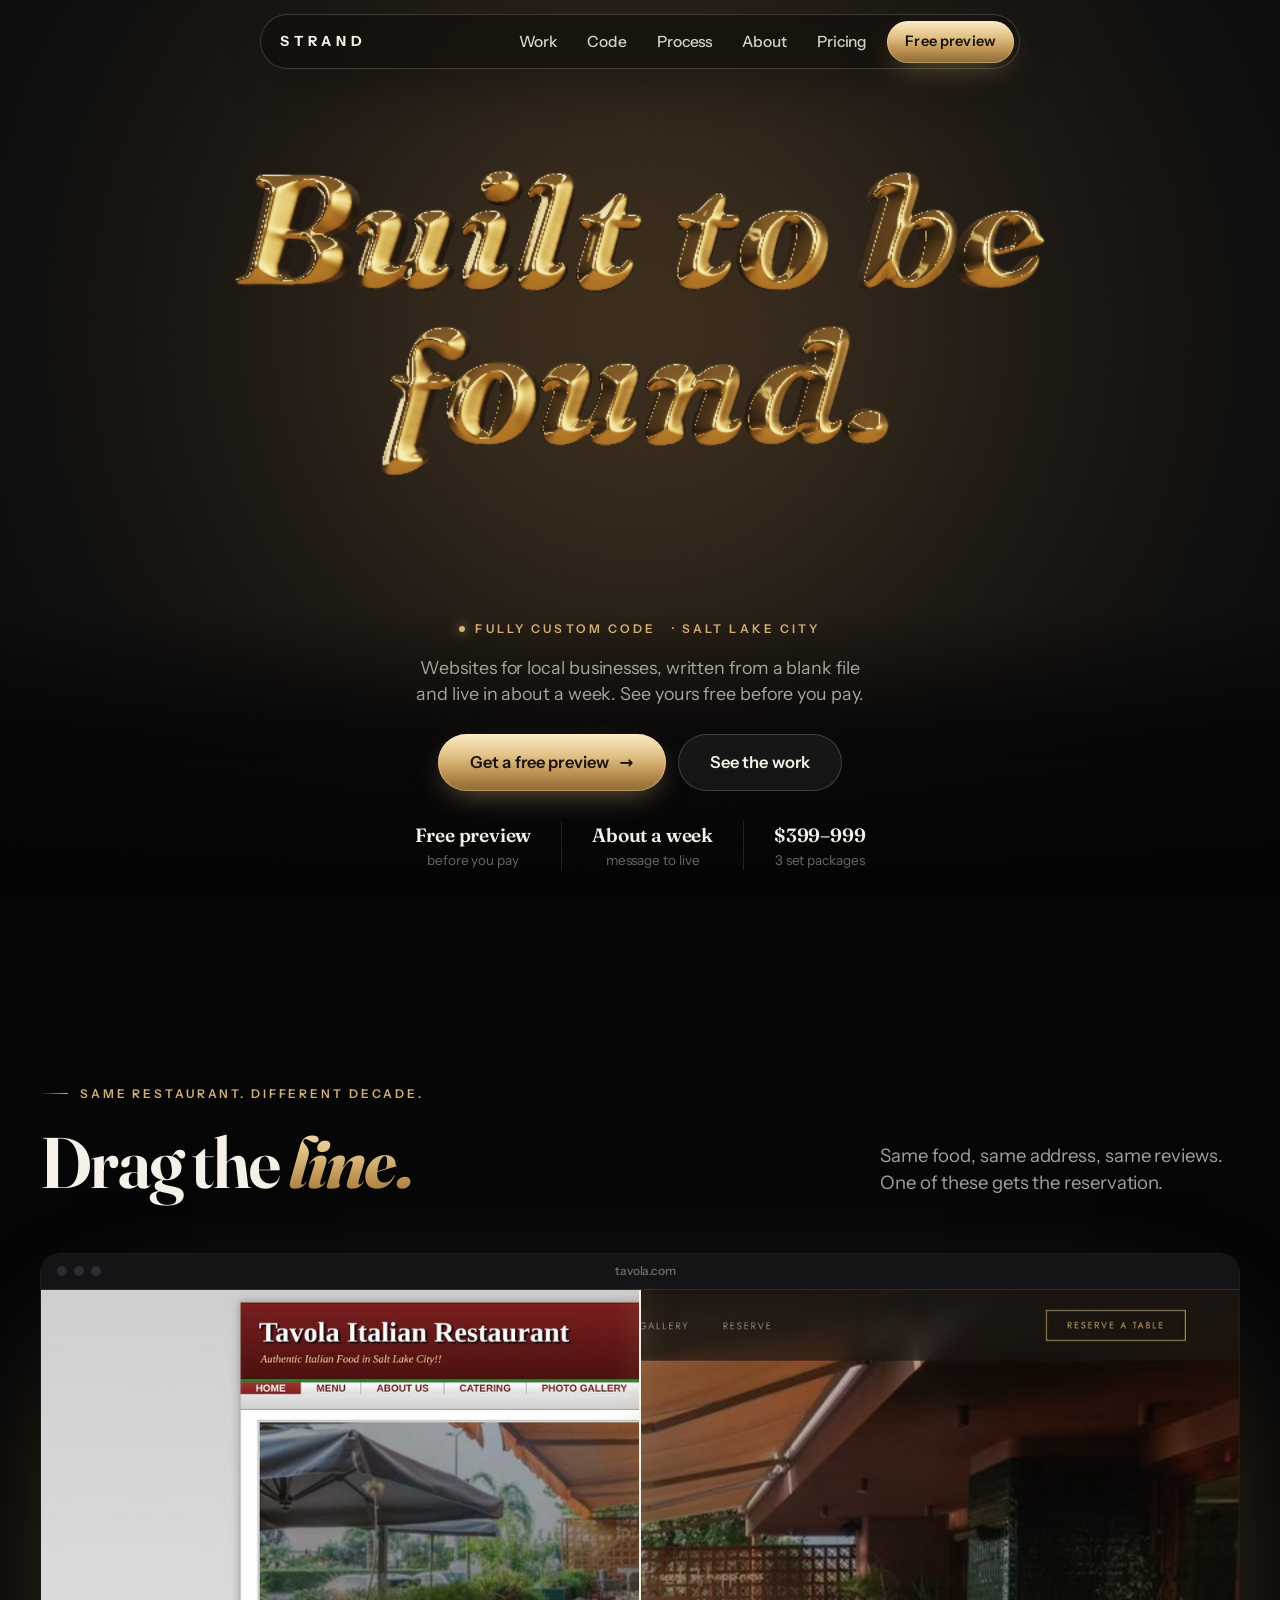
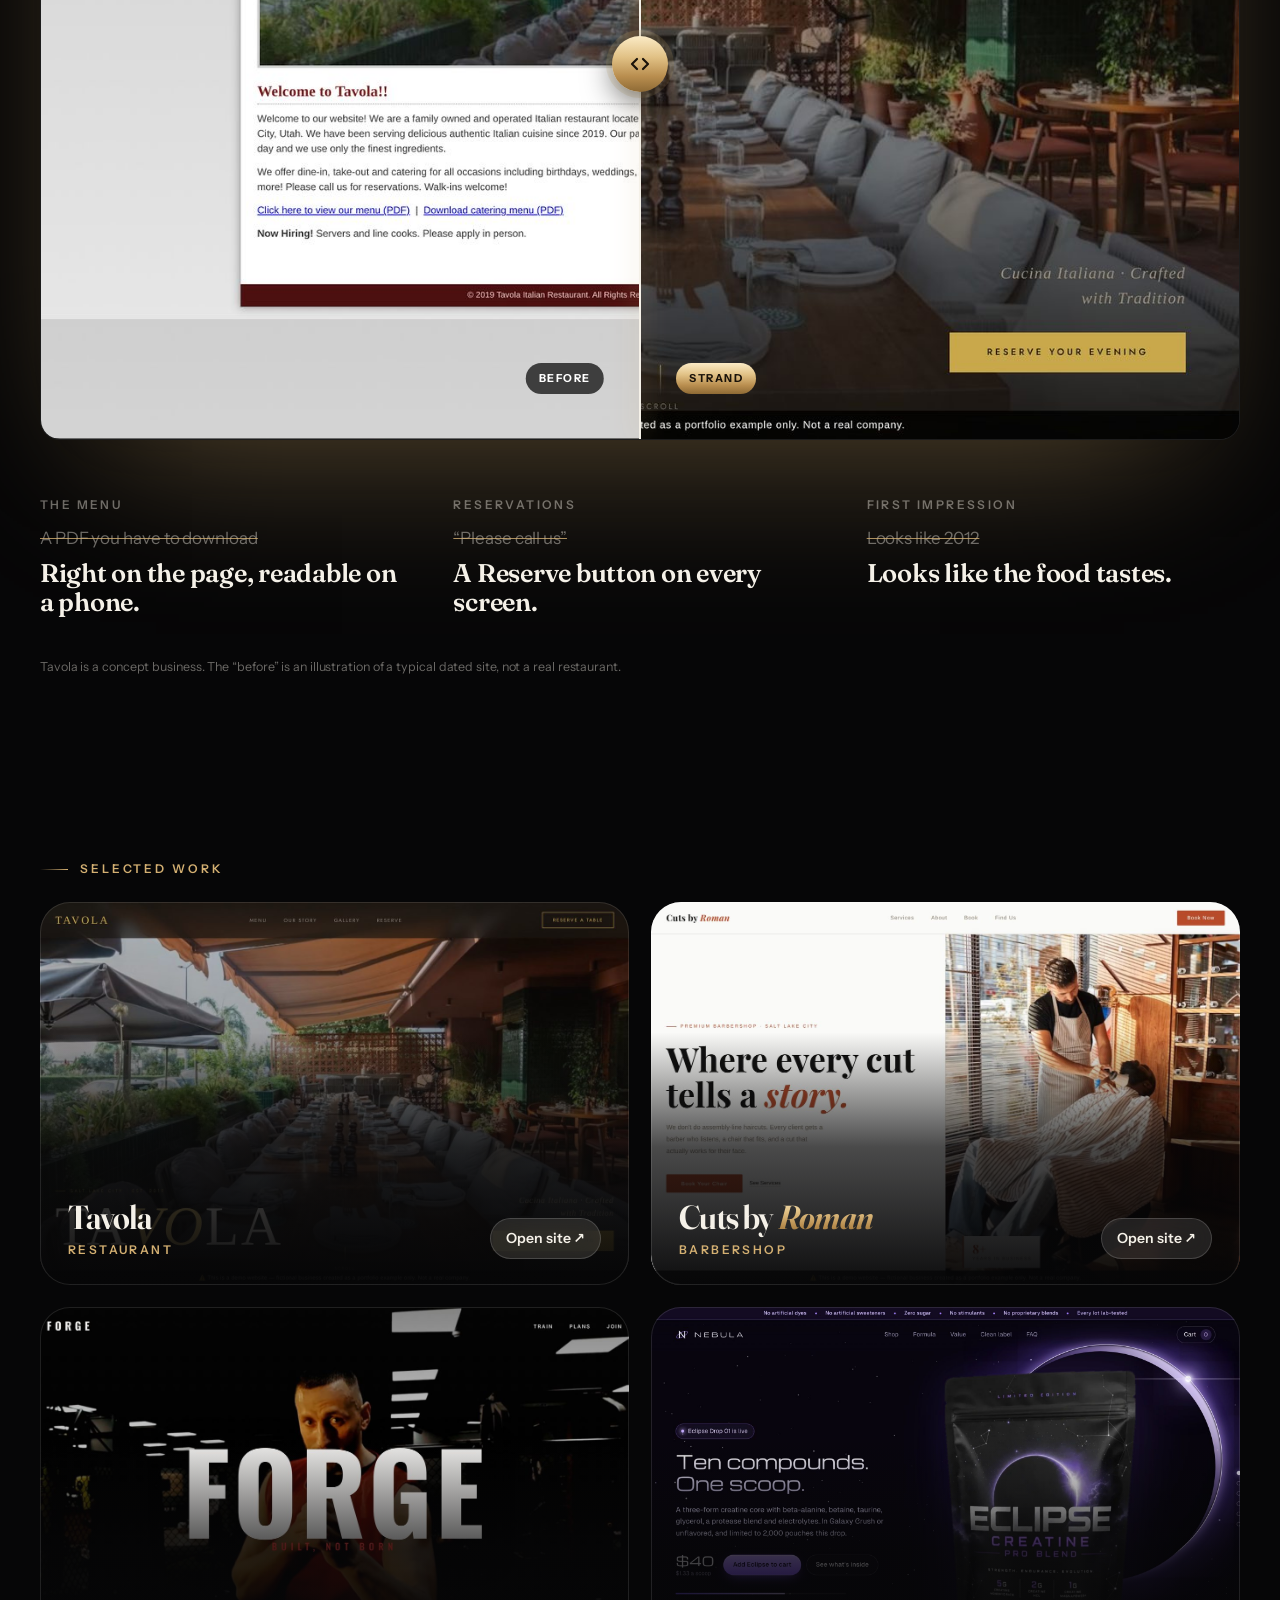
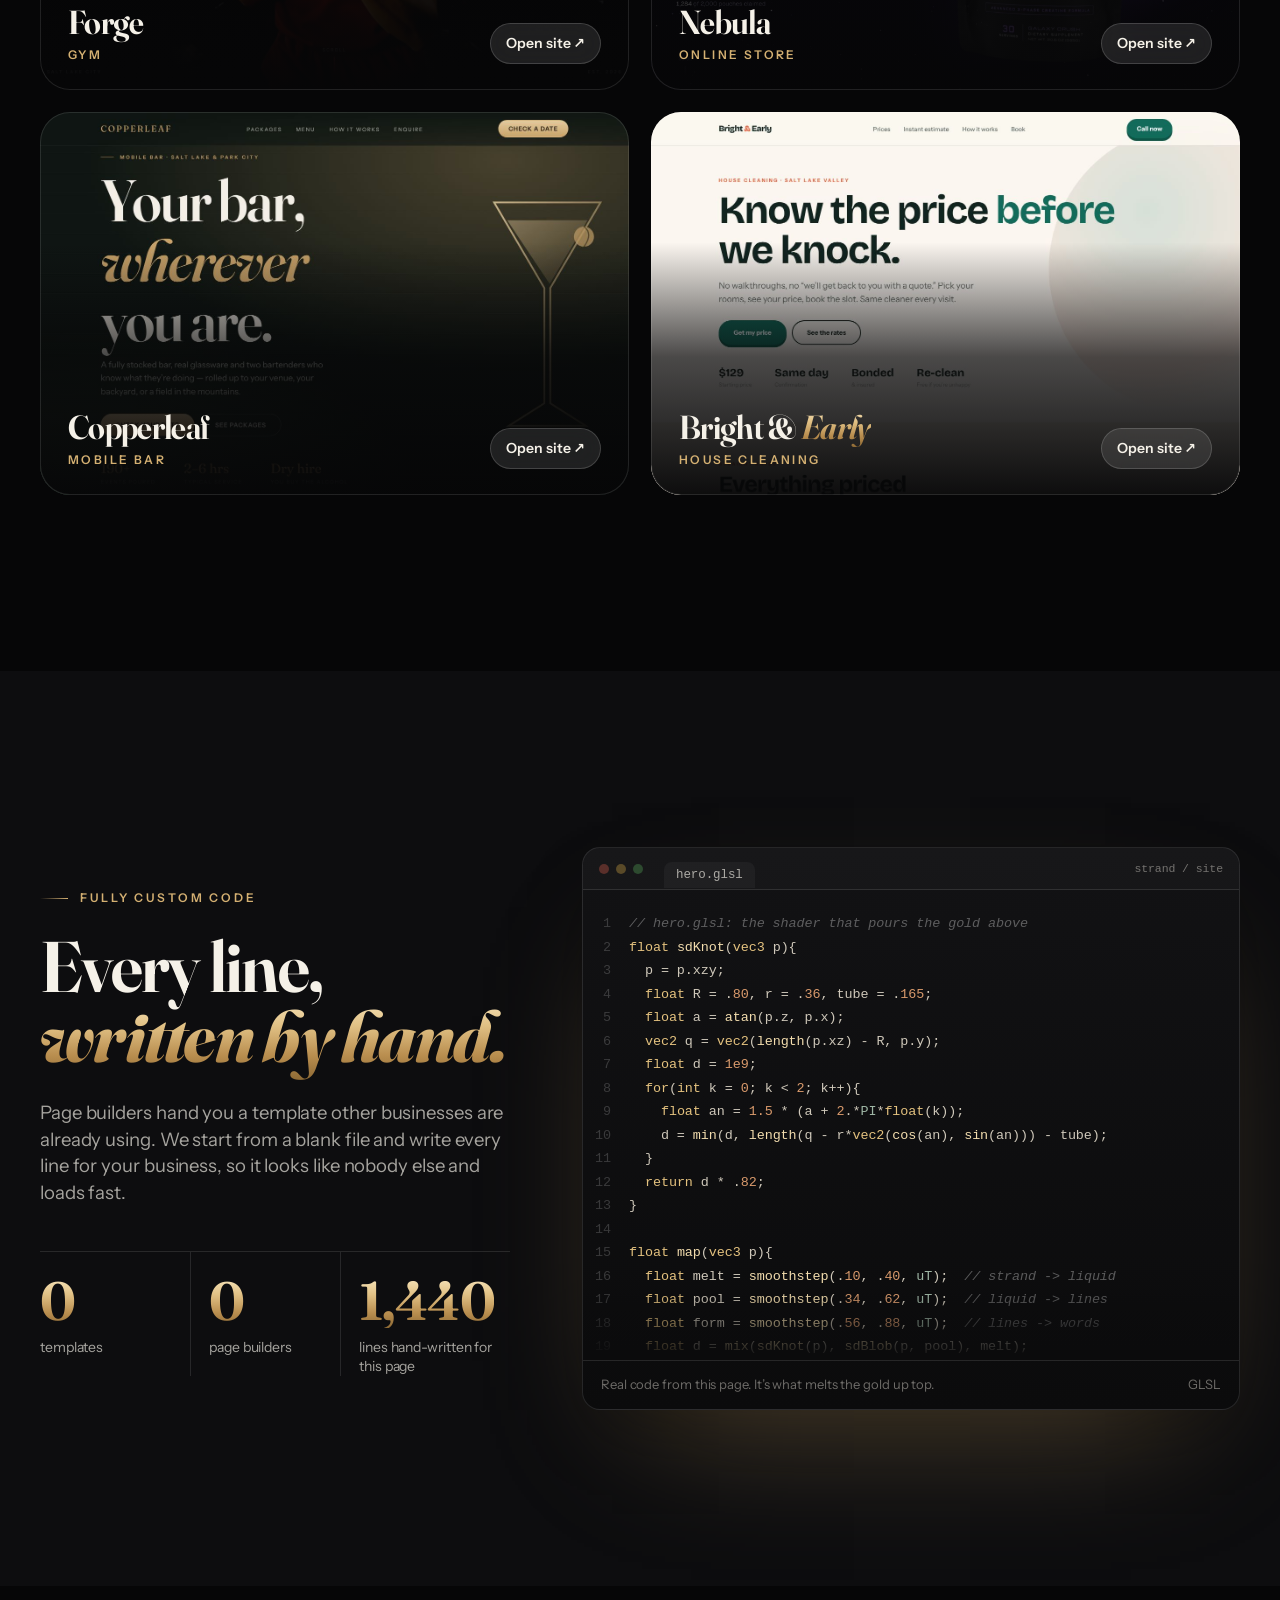
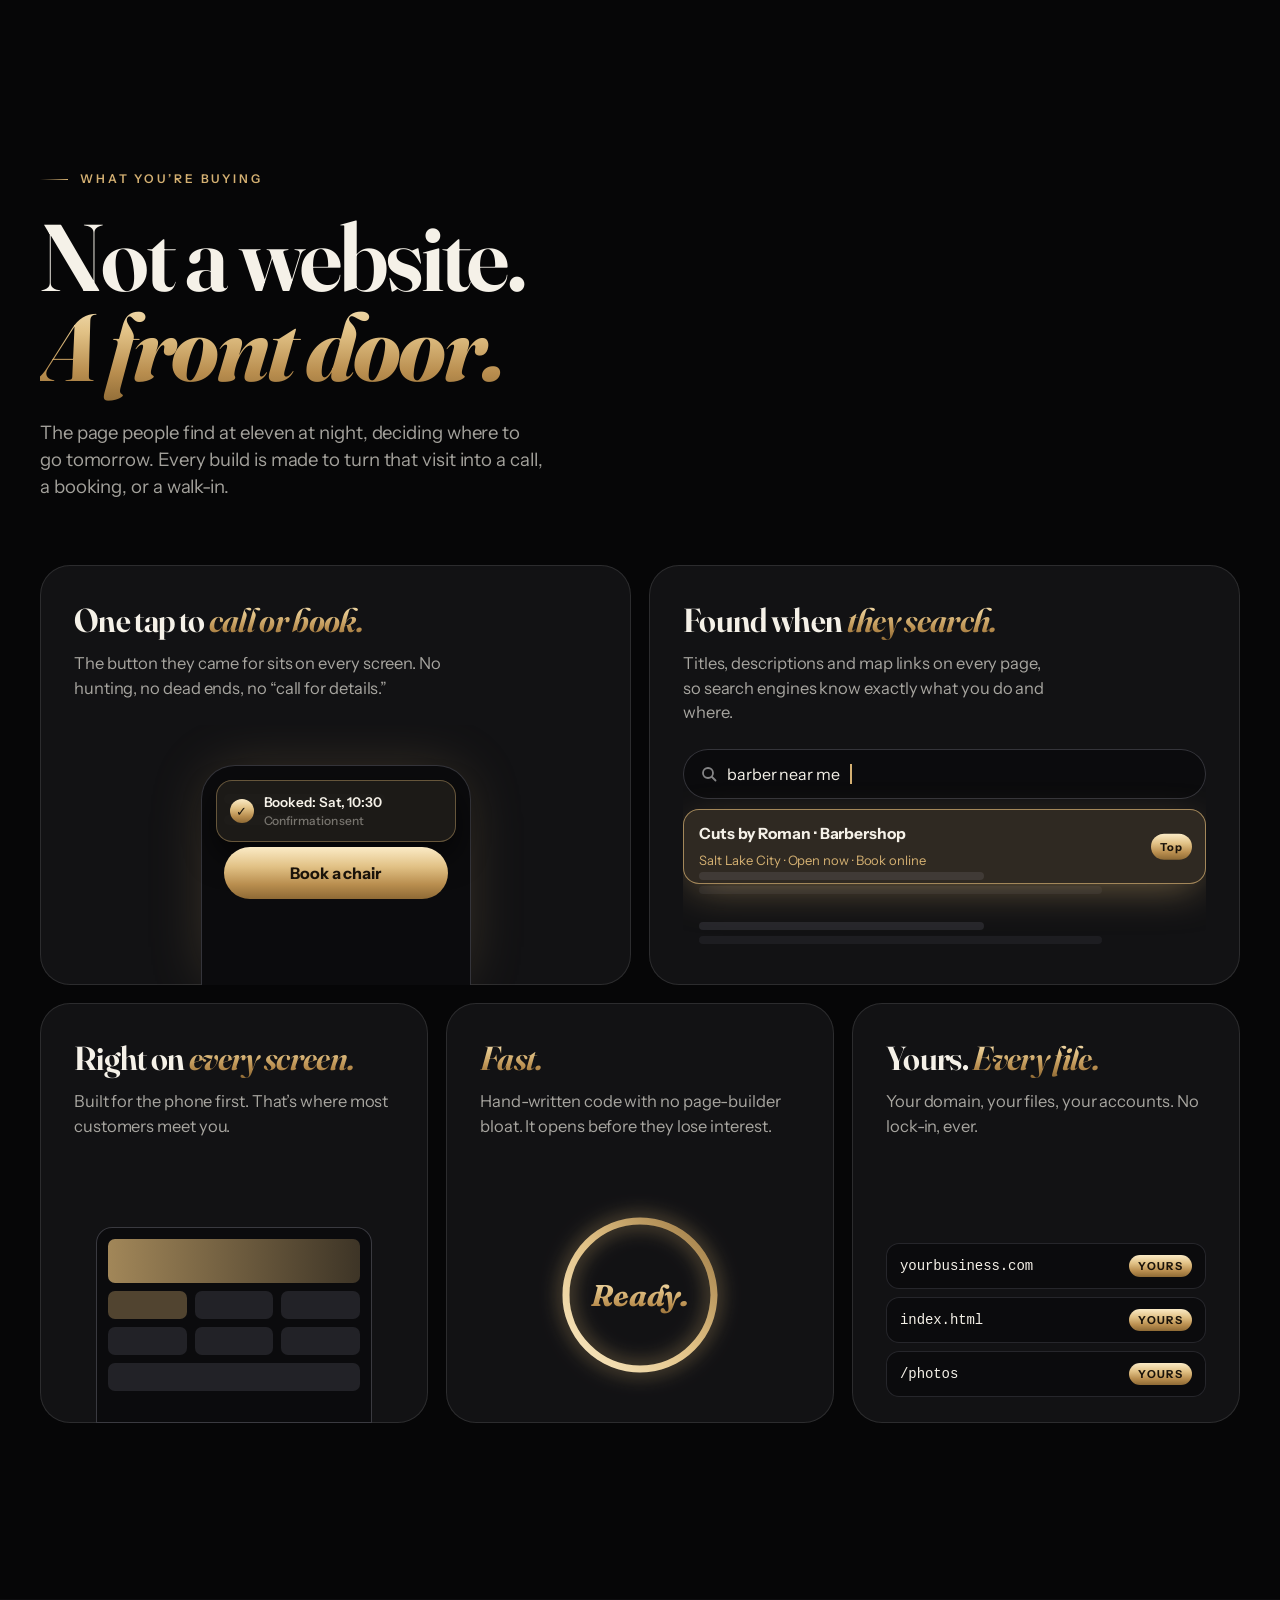
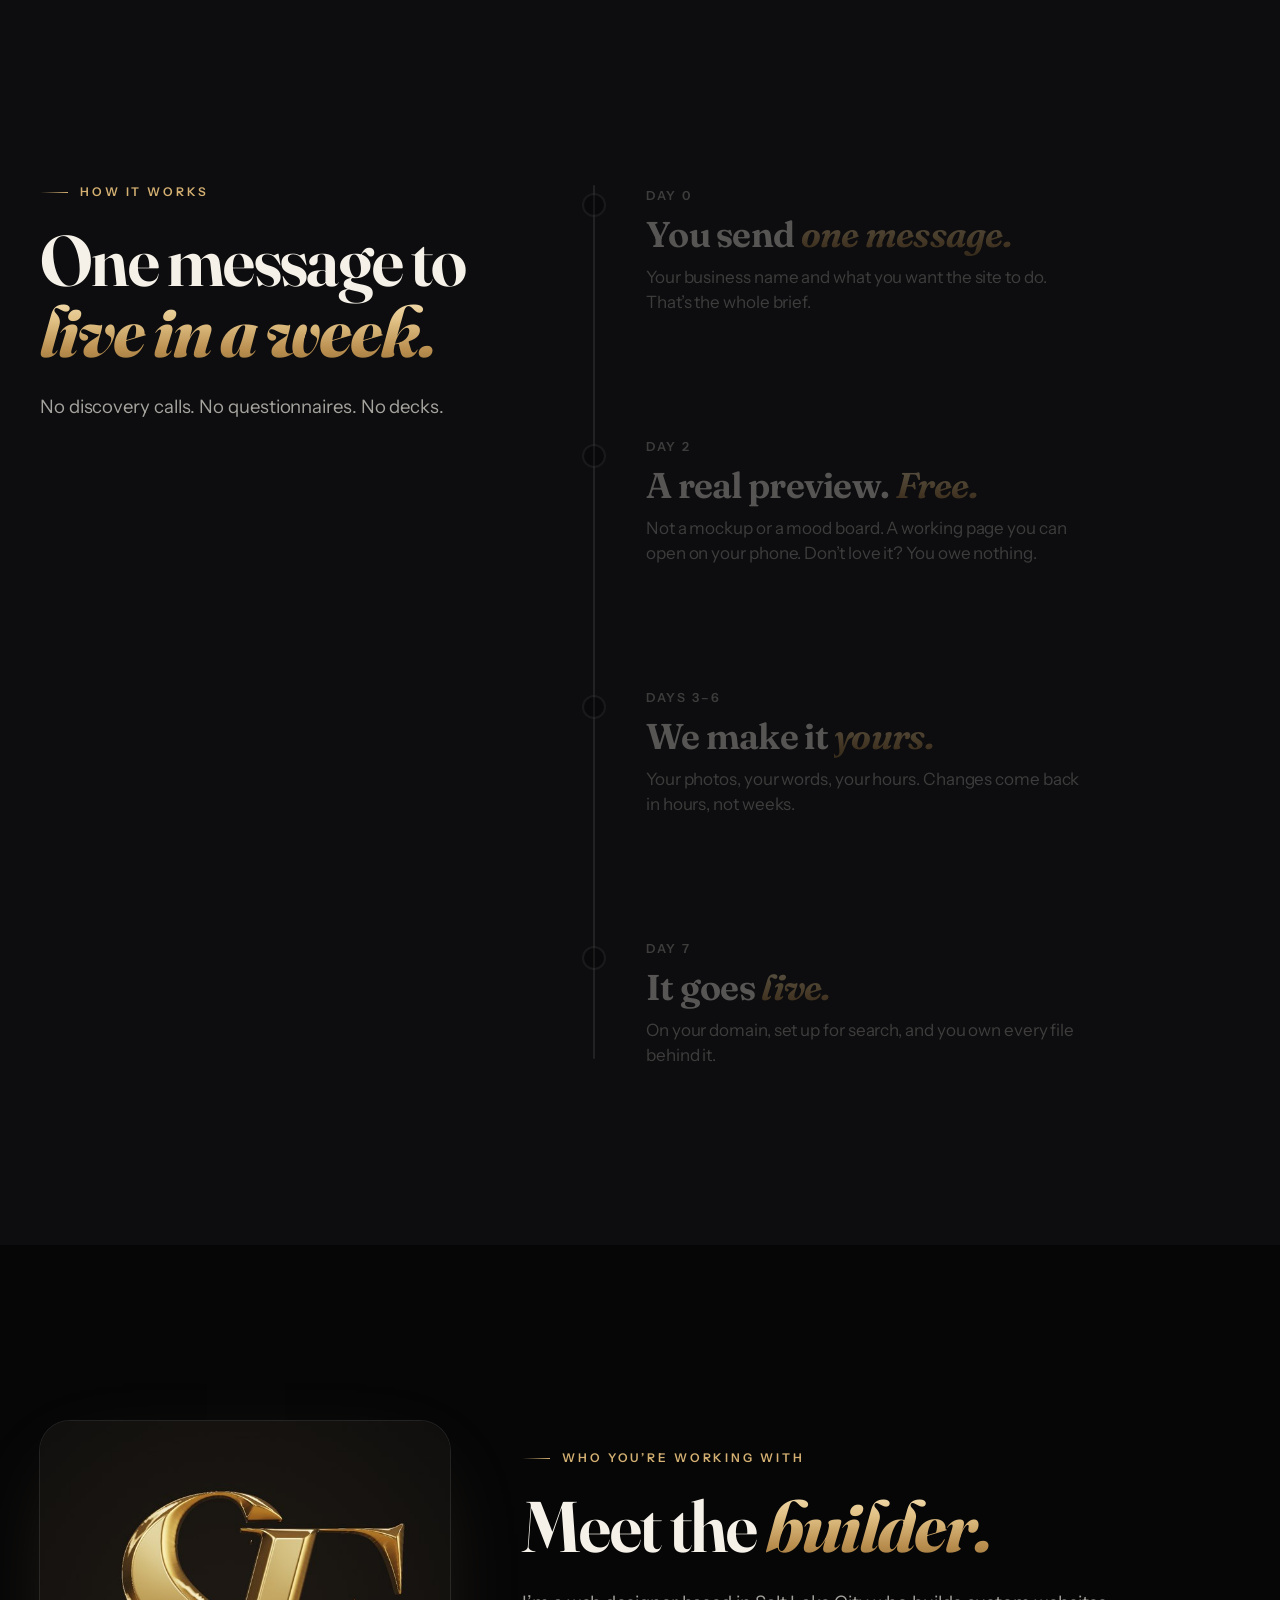
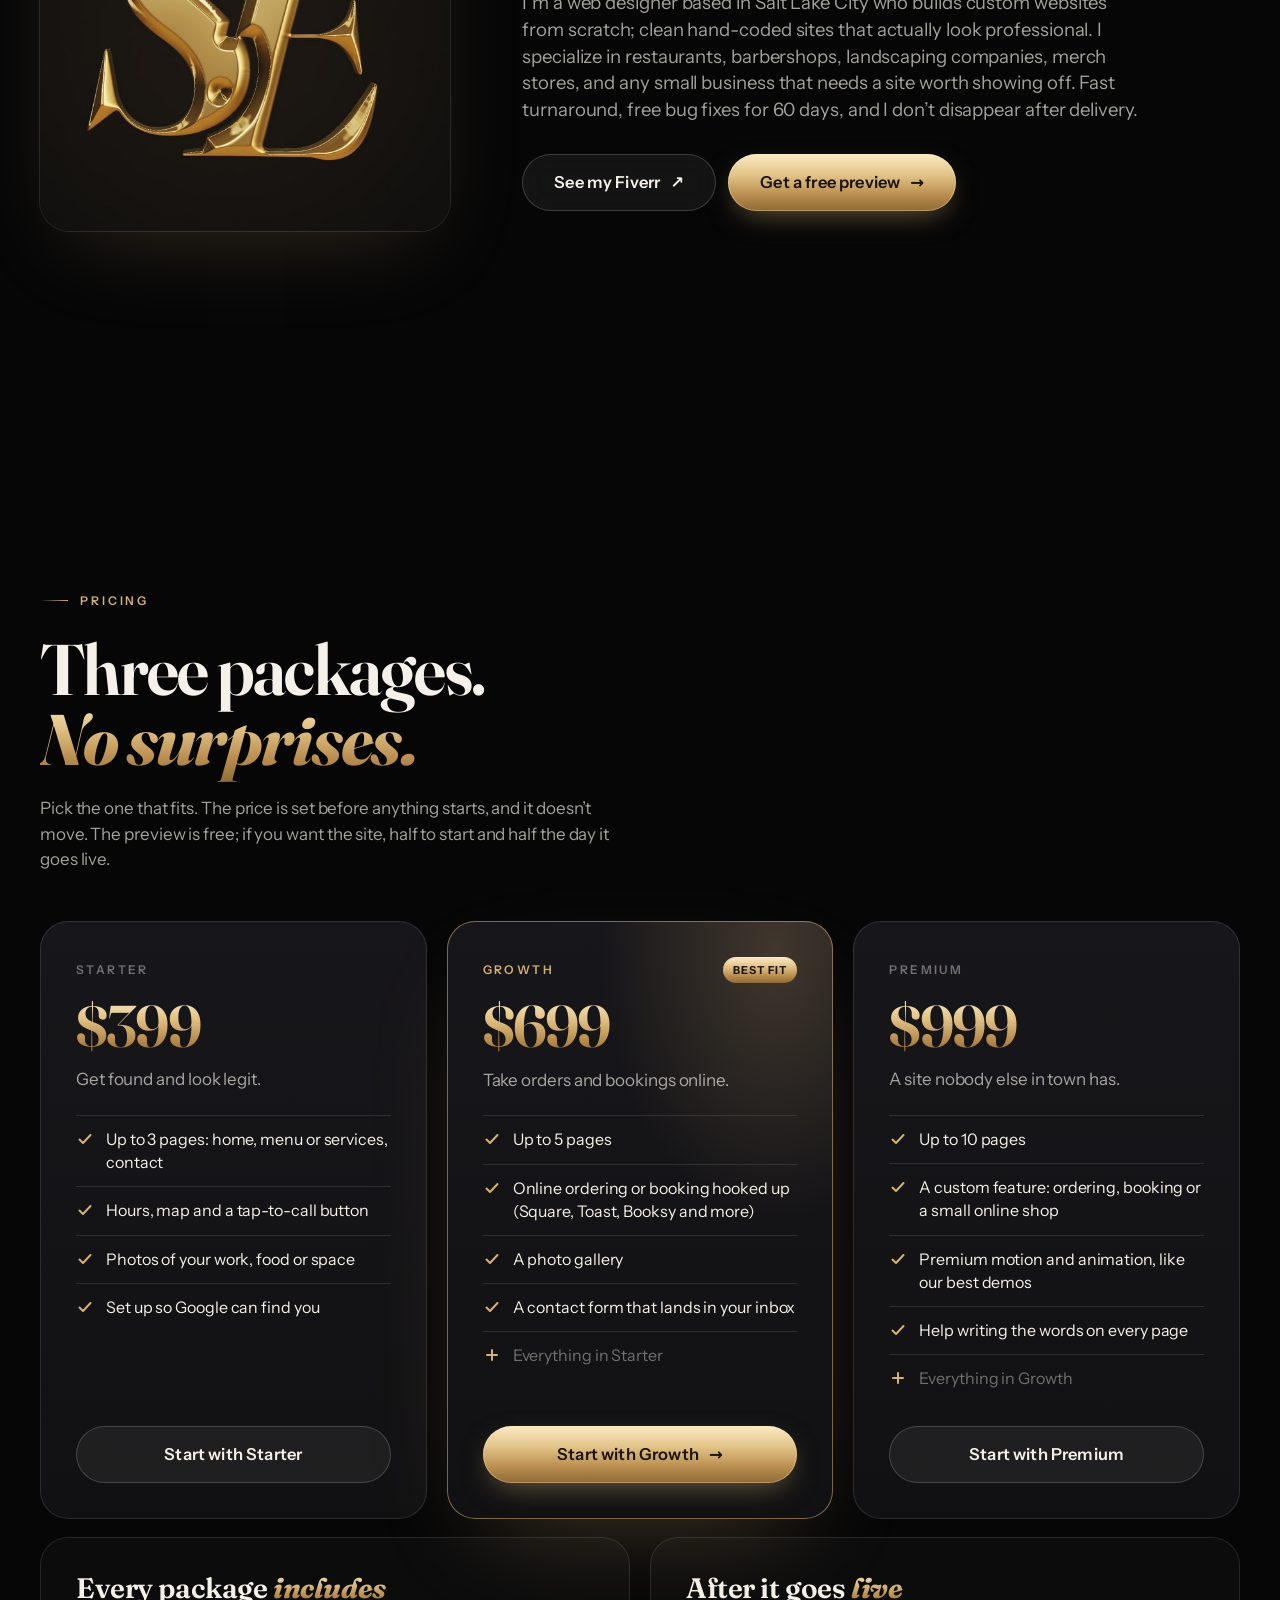
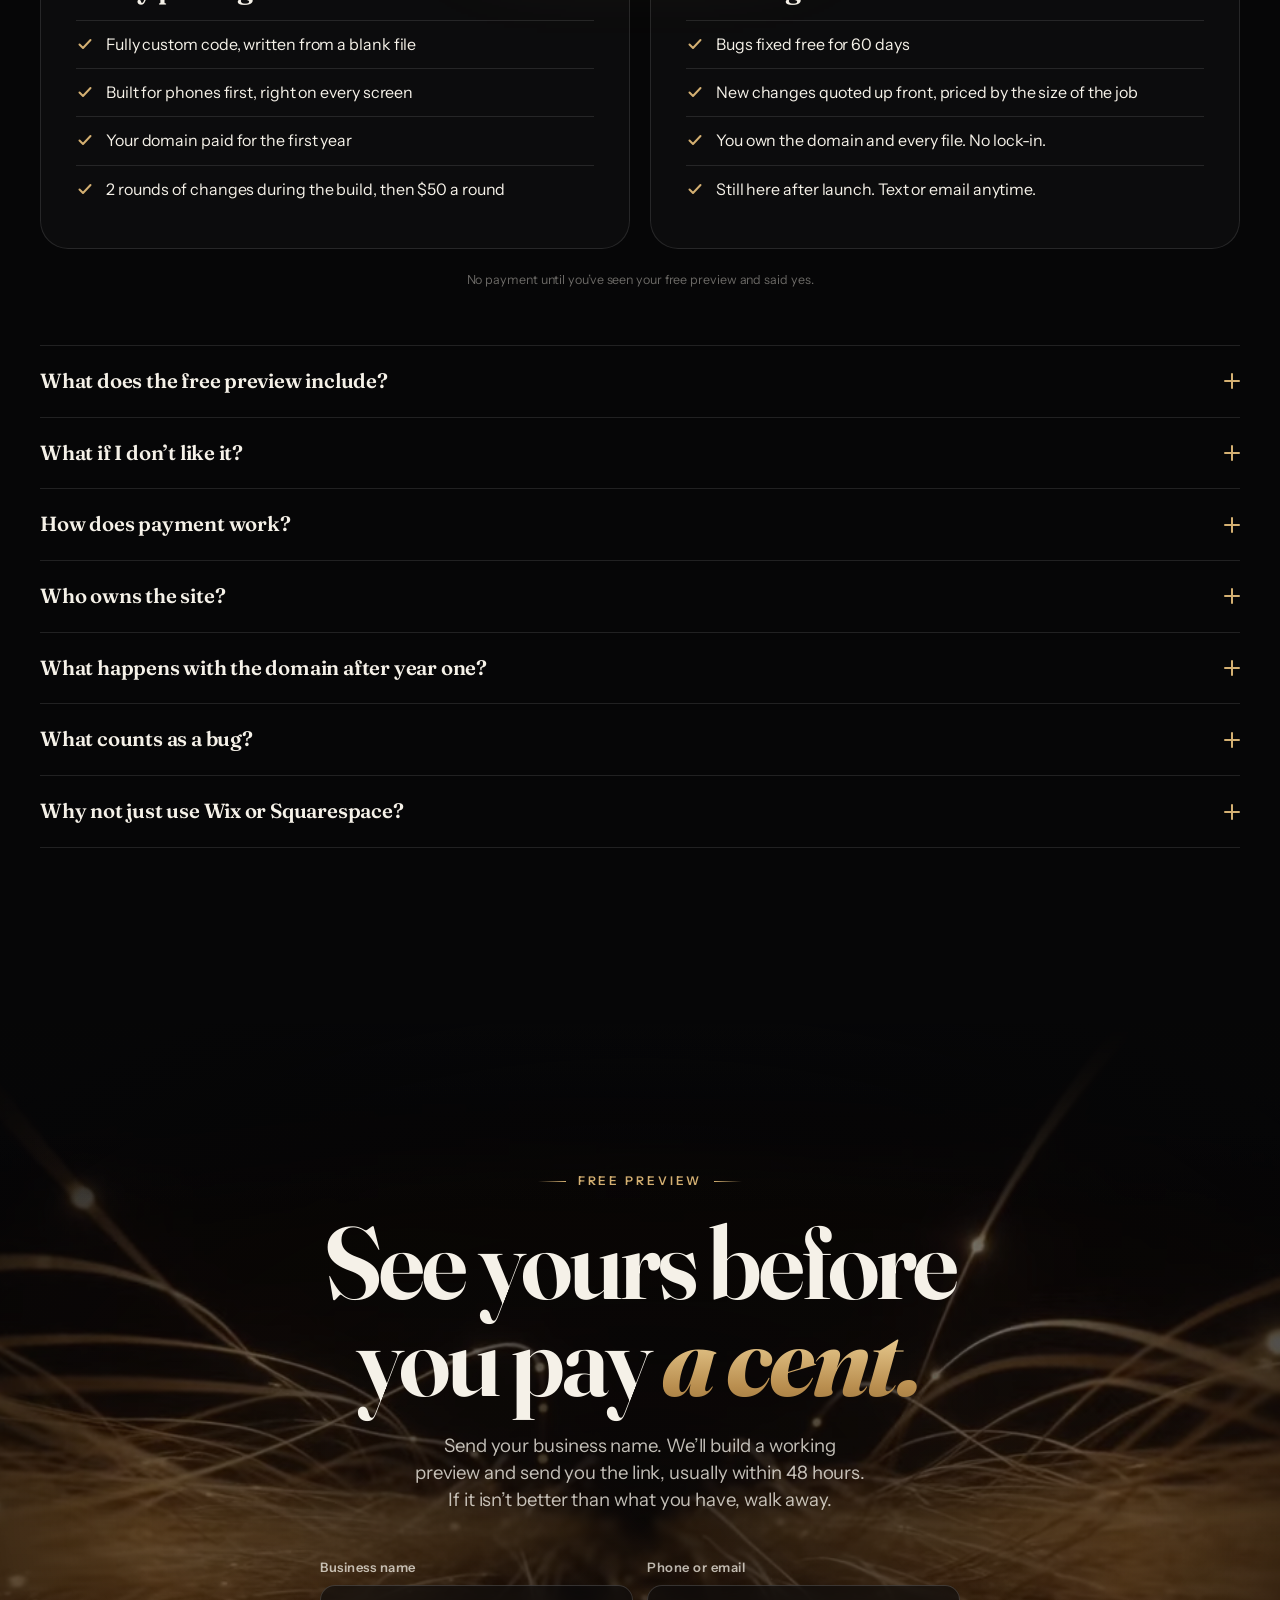
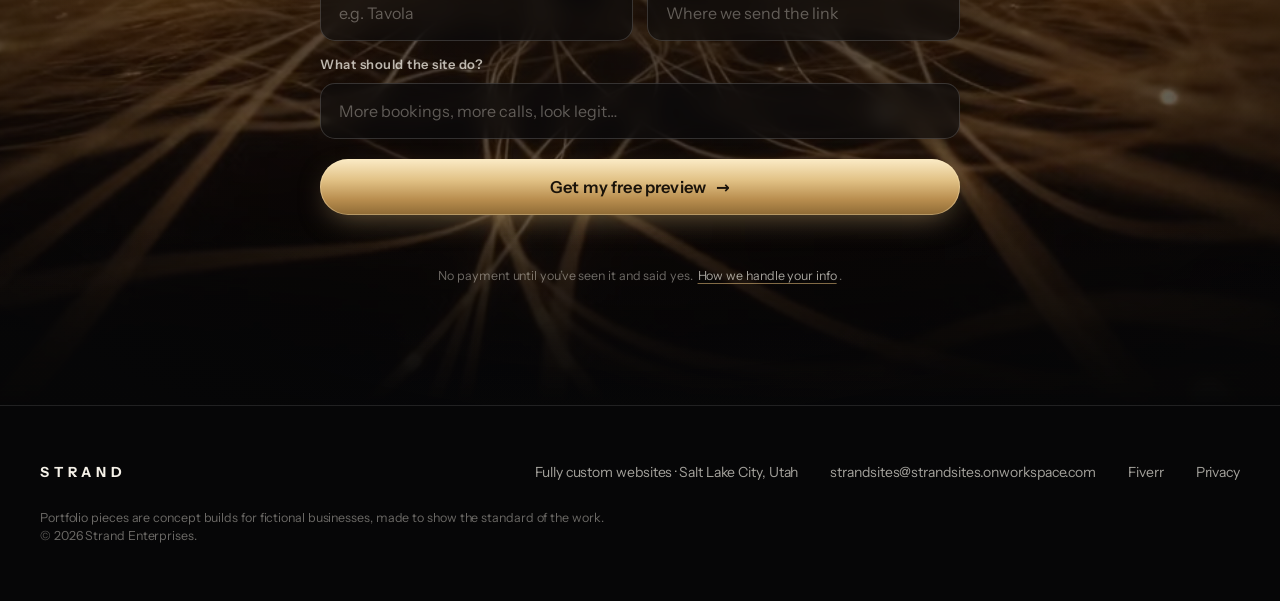
<file: strand-enterprises/index.html>
<!DOCTYPE html>
<!--
  STRAND — v7. "Built to be found." poured in liquid gold.
  Arc: film -> gold pours into the promise -> 50ms -> before/after -> the work ->
  fully custom code -> what you get -> one week -> three packages + after-launch promise + answers -> see yours free.
-->
<html lang="en" data-theme="dark">
<head>
<meta charset="utf-8">
<meta name="viewport" content="width=device-width, initial-scale=1, viewport-fit=cover">
<title>Strand Enterprises</title>
<meta name="description" content="Fully custom-coded websites for Salt Lake City businesses. No templates. Free preview before you pay, live in about a week.">
<meta name="theme-color" content="#060607">
<link rel="canonical" href="https://strand-pearl.vercel.app/">
<link rel="icon" href="data:image/svg+xml,%3Csvg xmlns='http://www.w3.org/2000/svg' viewBox='0 0 64 64'%3E%3Crect width='64' height='64' rx='14' fill='%2308080A'/%3E%3Ccircle cx='32' cy='32' r='18' fill='none' stroke='%23C9A96E' stroke-width='4.5'/%3E%3C/svg%3E">
<link rel="apple-touch-icon" href="img/apple-touch-icon.png">
<meta property="og:type" content="website">
<meta property="og:site_name" content="Strand Enterprises">
<meta property="og:title" content="Strand Enterprises — Built to be found.">
<meta property="og:description" content="Fully custom-coded websites for Salt Lake City businesses. See yours free before you pay.">
<meta property="og:url" content="https://strand-pearl.vercel.app/">
<meta property="og:image" content="https://strand-pearl.vercel.app/img/og.jpg">
<meta property="og:image:width" content="1200">
<meta property="og:image:height" content="630">
<meta name="twitter:card" content="summary_large_image">
<link rel="preload" href="fonts/gold.woff2" as="font" type="font/woff2" crossorigin>
<link rel="preload" href="fonts/fraunces.woff2" as="font" type="font/woff2" crossorigin>
<link rel="preload" href="fonts/instrument-sans.woff2" as="font" type="font/woff2" crossorigin>
<style>
@font-face{font-family:"Fraunces";src:url(fonts/fraunces.woff2) format("woff2");font-weight:100 900;font-style:normal;font-display:swap}
@font-face{font-family:"Fraunces";src:url(fonts/fraunces-italic.woff2) format("woff2");font-weight:100 900;font-style:italic;font-display:swap}
@font-face{font-family:"Instrument Sans";src:url(fonts/instrument-sans.woff2) format("woff2");font-weight:400 700;font-style:normal;font-display:swap}
@font-face{font-family:"StrandGold";src:url(fonts/gold.woff2) format("woff2");font-weight:900;font-style:italic;font-display:block}

:root{
  color-scheme:dark;
  --display:"Fraunces",Georgia,"Times New Roman",serif;
  --sans:"Instrument Sans",-apple-system,BlinkMacSystemFont,"Segoe UI",system-ui,Roboto,Helvetica,Arial,sans-serif;
  --mono:ui-monospace,"SF Mono",SFMono-Regular,Menlo,Consolas,monospace;
  --ink:#F5F1E8;--ink-2:rgba(245,241,232,.66);--ink-3:rgba(245,241,232,.42);
  --gold:#D4B072;--gold-hi:#F3DDAE;--gold-lo:#9A7640;
  --gold-grad:linear-gradient(180deg,#FBEBC6 0%,#E1C185 38%,#B98E4F 72%,#8E6A35 100%);
  --bg:#060607;--bg-2:#0D0D0F;--tile:#121214;--line:rgba(255,255,255,.11);--line-2:rgba(255,255,255,.18);
  --nav:rgba(14,13,12,.62);
  --out:cubic-bezier(.2,.7,.2,1);--ease:cubic-bezier(.4,0,.6,1);
  --gutter:22px;--w:1280px;--sec:96px;
}
@media (prefers-color-scheme:dark){:root:not([data-theme="light"]){--bg:#060607}}
:root[data-theme="dark"]{--bg:#060607}
@media(min-width:768px){:root{--gutter:36px;--sec:132px}}
@media(min-width:1100px){:root{--gutter:40px;--sec:176px}}

*,*::before,*::after{box-sizing:border-box}
html{-webkit-text-size-adjust:100%;scroll-behavior:smooth;background:var(--bg)}
body{margin:0;background:var(--bg);color:var(--ink);font-family:var(--sans);font-size:17px;line-height:1.5;letter-spacing:-.005em;
  -webkit-font-smoothing:antialiased;overflow-x:hidden}
img,svg,video,canvas{max-width:100%;display:block}
img{height:auto}
a{color:inherit;text-decoration:none}
h1,h2,h3,p,figure,dl,dd{margin:0}
ul,ol{margin:0;padding:0;list-style:none}
button{font:inherit;color:inherit;background:none;border:0;cursor:pointer;padding:0}
a,button,summary,[role=slider]{-webkit-tap-highlight-color:transparent}
:focus-visible{outline:2px solid var(--gold);outline-offset:3px;border-radius:6px}
.sr{position:absolute;width:1px;height:1px;overflow:hidden;clip:rect(0 0 0 0);clip-path:inset(50%);white-space:nowrap}

.wrap{max-width:var(--w);margin-inline:auto;padding-inline:var(--gutter)}
.sec{padding-block:var(--sec)}
.alt{background:var(--bg-2)}
.eyebrow{display:inline-flex;align-items:center;gap:12px;font-size:12px;font-weight:600;letter-spacing:.24em;text-transform:uppercase;color:var(--gold);margin-bottom:24px}
.eyebrow::before{content:"";width:28px;height:1px;background:linear-gradient(90deg,transparent,var(--gold))}
/* display type: Fraunces, big, with one italic gold turn of phrase */
.h-xl,.h-lg,.h-md{font-family:var(--display);font-weight:640;font-optical-sizing:auto;text-wrap:balance;font-variation-settings:"opsz" 144}
.h-xl{font-size:clamp(46px,7.4vw,124px);line-height:.95;letter-spacing:-.028em}
.h-lg{font-size:clamp(40px,5.6vw,92px);line-height:.98;letter-spacing:-.024em}
.h-md{font-size:clamp(26px,2.3vw,36px);line-height:1.06;letter-spacing:-.012em;font-weight:600}
.h-xl em,.h-lg em,.h-md em,.gold-em{font-style:italic;font-weight:760;background:var(--gold-grad);-webkit-background-clip:text;background-clip:text;color:transparent;padding-right:.04em}
.lede{font-size:clamp(18px,1.45vw,22px);line-height:1.45;color:var(--ink-2);max-width:42ch;margin-top:28px;text-wrap:pretty}
.legal{font-size:12.5px;line-height:1.45;color:var(--ink-3)}
.nums{font-variant-numeric:tabular-nums}

/* buttons */
.btn{position:relative;display:inline-flex;align-items:center;justify-content:center;gap:10px;min-height:48px;padding:13px 24px;border-radius:99px;
  background:var(--gold-grad);color:#1A130A;font-size:15px;font-weight:600;letter-spacing:.01em;white-space:nowrap;overflow:hidden;isolation:isolate;
  box-shadow:0 0 0 1px rgba(255,236,190,.35) inset,0 10px 30px -10px rgba(212,176,114,.55);transition:transform .2s var(--out),box-shadow .3s var(--ease)}
.btn::after{content:"";position:absolute;inset:0;z-index:-1;background:linear-gradient(105deg,transparent 30%,rgba(255,255,255,.55) 50%,transparent 70%);transform:translateX(-120%);transition:transform .7s var(--out)}
.btn:active{transform:scale(.97)}
.btn--lg{min-height:56px;padding:16px 32px;font-size:16.5px}
.btn--ghost{background:rgba(255,255,255,.06);color:var(--ink);box-shadow:0 0 0 1px var(--line-2) inset;-webkit-backdrop-filter:blur(14px);backdrop-filter:blur(14px)}
.btn .arr{transition:transform .25s var(--out)}
/* hover effects only where there's a real pointer, so nothing sticks after a tap on a phone */
@media(hover:hover){
  .btn:hover::after{transform:translateX(120%)}
  .btn:hover{box-shadow:0 0 0 1px rgba(255,236,190,.5) inset,0 14px 40px -10px rgba(212,176,114,.8)}
  .btn--ghost:hover{background:rgba(255,255,255,.11);box-shadow:0 0 0 1px rgba(255,255,255,.3) inset}
  .btn:hover .arr{transform:translateX(3px)}
}

/* the strand: one thread down the page */
#thread{position:fixed;top:0;left:max(14px,calc(50vw - 668px));width:1px;height:100vh;background:rgba(255,255,255,.07);z-index:5;pointer-events:none;display:none;opacity:0;transition:opacity .5s var(--ease)}
#thread span{position:absolute;inset:0;background:linear-gradient(180deg,var(--gold),rgba(212,176,114,.15));transform-origin:top;transform:scaleY(0)}
@media(min-width:1360px){#thread{display:block}}

/* ---------- nav: a floating pill you can't miss ---------- */
.nav{position:fixed;top:14px;left:50%;z-index:50;transform:translateX(-50%);width:min(calc(100% - 24px),760px);
  display:flex;align-items:center;gap:6px;padding:6px 6px 6px 20px;border-radius:99px;background:var(--nav);
  -webkit-backdrop-filter:saturate(170%) blur(22px);backdrop-filter:saturate(170%) blur(22px);box-shadow:0 0 0 1px var(--line-2) inset,0 20px 50px -20px rgba(0,0,0,.8);
  transition:opacity .6s var(--out),transform .6s var(--out)}
.intro-on .nav{opacity:0;transform:translate(-50%,-20px)}
.wordmark{font-size:14px;font-weight:700;letter-spacing:.34em;margin-right:auto;cursor:pointer;white-space:nowrap}
.nav .wordmark{padding-block:13px;margin-block:-13px}
.nav-links{display:flex;gap:2px}
.nav-links a{position:relative;padding:10px 14px;border-radius:99px;font-size:15.5px;font-weight:500;color:rgba(245,241,232,.86);transition:color .2s,background .2s}
@media(hover:hover){.nav-links a:hover{color:#fff;background:rgba(255,255,255,.08)}}
.nav-links a.on{color:#fff}
.nav-links a.on::after{content:"";position:absolute;left:50%;bottom:4px;width:4px;height:4px;margin-left:-2px;border-radius:50%;background:var(--gold)}
.nav .btn{min-height:42px;padding:10px 18px;font-size:14.5px}
.nav-x{display:none}
@media(max-width:719px){
  .nav{padding-left:16px}
  .nav-links a{padding:12px 9px;font-size:14px}
  .nav-links a.wide{display:none}
  .wordmark{font-size:12.5px;letter-spacing:.28em}
  .nav .btn{padding:9px 14px;font-size:13.5px;min-height:44px}
}
@media(max-width:379px){.nav-links{display:none}}

/* ---------- hero: liquid gold pours into the promise ---------- */
.hero{position:relative;height:100vh;height:100svh;min-height:620px;overflow:hidden;isolation:isolate;background:#050506}
#gold{position:absolute;inset:0;width:100%;height:100%;z-index:-1}
.hero-fb{position:absolute;inset:0;display:none;align-items:center;justify-content:center;padding:0 24px 30vh;text-align:center;
  font-family:"StrandGold",var(--display);font-style:italic;font-weight:900;font-size:clamp(60px,11vw,180px);line-height:.92;letter-spacing:-.02em;
  background:var(--gold-grad);-webkit-background-clip:text;background-clip:text;color:transparent}
.nogl .hero-fb{display:flex}
.hero-low{position:absolute;left:0;right:0;bottom:0;padding:0 var(--gutter) calc(30px + env(safe-area-inset-bottom));text-align:center;
  background:linear-gradient(180deg,transparent,rgba(5,5,6,.75) 40%,#050506)}
.hero-low>*{transition:opacity 1s var(--out),transform 1.2s var(--out)}
.hero-low .hero-tag{transition-delay:0s}.hero-low .hero-lede{transition-delay:.12s}.hero-low .hero-actions{transition-delay:.24s}.hero-low .hero-proof{transition-delay:.38s}
.hero:not(.done) .hero-low>*{opacity:0;transform:translateY(18px)}
.hero-tag{display:inline-flex;align-items:center;gap:10px;font-size:12px;font-weight:600;letter-spacing:.26em;text-transform:uppercase;color:var(--gold)}
.hero-tag i{width:6px;height:6px;border-radius:50%;background:var(--gold);box-shadow:0 0 12px var(--gold)}
.hero-lede{max-width:40ch;margin:16px auto 0;font-size:clamp(17px,1.4vw,21px);line-height:1.42;color:var(--ink-2);text-wrap:balance}
.hero-actions{display:flex;flex-wrap:wrap;gap:12px;justify-content:center;margin-top:28px}
.hero-proof{display:flex;justify-content:center;margin-top:30px}
.hero-proof li{padding:0 clamp(12px,2.4vw,30px);border-left:1px solid var(--line);font-size:13.5px;color:var(--ink-3);text-align:center}
.hero-proof li:first-child{border-left:0}
.hero-proof b{display:block;font-family:var(--display);font-size:clamp(17px,1.5vw,21px);font-weight:600;color:var(--ink);letter-spacing:-.01em}
@media(max-width:559px){
  .hero-lede{font-size:16px}
  .hero-actions{margin-top:20px;flex-direction:column;align-items:center;gap:10px}.hero-actions .btn{width:min(100%,290px);min-height:52px;padding:14px 22px;font-size:15.5px}
  .hero-proof{margin-top:20px}.hero-proof span{display:none}.hero-proof li{padding:0 11px}.hero-proof b{font-size:15px;white-space:nowrap}
  .hero-tag .city{display:none}
}
@media(max-height:700px) and (min-width:560px){.hero-proof{display:none}}

/* ---------- 50 milliseconds ---------- */
.why{position:relative;height:240vh;background:#040404}
.why-stick{position:sticky;top:0;height:100vh;height:100svh;overflow:hidden;display:flex;align-items:flex-start}
.why-vid{position:absolute;inset:0;width:100%;height:100%;object-fit:cover;object-position:50% 70%;opacity:.95;transform:translateY(13%)}
@media(max-aspect-ratio:1/1){.why-vid{transform:translateY(22%)}}
.why-shade{position:absolute;inset:0;background:linear-gradient(180deg,#040404 0%,#040404 18%,rgba(4,4,4,.88) 40%,rgba(4,4,4,.35) 62%,rgba(4,4,4,.08) 80%,#040404 100%)}
@media(max-aspect-ratio:1/1){.why-shade{background:linear-gradient(180deg,#040404 0%,#040404 30%,rgba(4,4,4,.9) 50%,rgba(4,4,4,.3) 68%,rgba(4,4,4,.06) 84%,#040404 100%)}}
.why-in{position:relative;width:100%;padding-top:clamp(110px,16vh,180px)}
.why-text{font-family:var(--display);font-weight:620;font-size:clamp(36px,5.6vw,92px);line-height:1;letter-spacing:-.024em;max-width:15em;text-wrap:balance;font-variation-settings:"opsz" 144}
.why-text em{font-style:italic;font-weight:760}
.js .why-text .w{opacity:.13}
.why-text .g{background:var(--gold-grad);-webkit-background-clip:text;background-clip:text;color:transparent}
.why-src{margin-top:28px;font-size:12.5px;color:var(--ink-3);max-width:60ch}
.js .why-src{opacity:0;transition:opacity .6s var(--ease)}
.js .why-src.on{opacity:1}

/* ---------- before / after ---------- */
.ba-head{display:flex;flex-wrap:wrap;align-items:flex-end;justify-content:space-between;gap:28px}
.ba-head .lede{margin-top:0;max-width:30ch}
.ba-frame{margin-top:56px;border-radius:20px;overflow:hidden;border:1px solid var(--line);background:#000;
  box-shadow:0 60px 160px -60px rgba(212,176,114,.45),0 30px 80px -30px rgba(0,0,0,.85)}
.chrome{display:flex;align-items:center;gap:7px;padding:0 16px;height:36px;background:#141417;border-bottom:1px solid var(--line)}
.chrome i{width:10px;height:10px;border-radius:50%;background:#2c2c31}
.chrome b{margin-inline:auto;font-size:12px;font-weight:500;color:var(--ink-3);transform:translateX(-20px)}
.ba-stage{position:relative;aspect-ratio:1400/875;touch-action:pan-y;cursor:ew-resize;user-select:none;-webkit-user-select:none;--x:50%}
.ba-stage img{position:absolute;inset:0;width:100%;height:100%;object-fit:cover;pointer-events:none}
.ba-before{position:absolute;inset:0;clip-path:inset(0 calc(100% - var(--x)) 0 0)}
.ba-handle{position:absolute;top:0;bottom:0;left:var(--x);width:44px;margin-left:-22px;display:flex;justify-content:center;outline:none}
.ba-handle::before{content:"";width:2px;height:100%;background:#F5F1E8;box-shadow:0 0 24px rgba(212,176,114,.95)}
.ba-knob{position:absolute;top:50%;left:50%;width:56px;height:56px;margin:-28px 0 0 -28px;border-radius:50%;background:var(--gold-grad);
  display:grid;place-items:center;box-shadow:0 10px 30px rgba(0,0,0,.55),0 0 0 6px rgba(212,176,114,.18)}
.ba-handle:focus-visible .ba-knob{box-shadow:0 0 0 3px #fff}
.ba-tag{position:absolute;bottom:6%;left:var(--x);padding:7px 13px;border-radius:99px;font-size:11px;font-weight:700;letter-spacing:.14em;text-transform:uppercase;
  white-space:nowrap;pointer-events:none;transition:opacity .3s var(--ease)}
.ba-tag.l{transform:translateX(calc(-100% - 36px));background:rgba(0,0,0,.7);color:#fff}
.ba-tag.r{transform:translateX(36px);background:var(--gold-grad);color:#1A130A}
@media(max-width:639px){
  /* phone: the stage is small, so the tags sit in the corners instead of riding the handle */
  .ba-frame{margin-top:36px;border-radius:16px}
  .chrome{height:30px}
  .ba-tag{bottom:10px;padding:6px 10px;font-size:10.5px;letter-spacing:.12em}
  .ba-tag.l{left:10px;transform:none}
  .ba-tag.r{left:auto;right:10px;transform:none}
  .ba-knob{width:46px;height:46px;margin:-23px 0 0 -23px}
}
.ba-notes{display:grid;grid-template-columns:1fr;gap:28px;margin-top:56px}
@media(min-width:820px){.ba-notes{grid-template-columns:repeat(3,1fr);gap:40px}}
.ba-notes h3{font-size:12px;font-weight:600;letter-spacing:.2em;text-transform:uppercase;color:var(--ink-3)}
.ba-notes s{display:block;margin-top:12px;color:var(--ink-3);text-decoration-color:rgba(212,176,114,.8)}
.ba-notes p{margin-top:8px;font-family:var(--display);font-size:clamp(22px,2vw,28px);line-height:1.15;font-weight:600;letter-spacing:-.01em}
.ba-legal{margin-top:40px}

/* ---------- the work ---------- */
.show-head{padding-top:8px;padding-bottom:20px}
.show{position:relative;height:440vh}
.show-stick{position:sticky;top:0;height:100vh;height:100svh;overflow:hidden;display:flex;align-items:center;padding-top:70px}
.show-glow i{position:absolute;inset:-10%;opacity:0;transition:opacity 1.1s var(--ease);background:radial-gradient(42% 46% at 68% 54%,var(--c) 0%,transparent 72%)}
.show-glow i.on{opacity:.45}
.show-grid{position:relative;display:grid;grid-template-columns:4fr 8fr;gap:48px;align-items:center;width:100%}
.show-items{position:relative;min-height:330px}
.si{position:absolute;left:0;right:0;top:0;opacity:0;transform:translateY(18px);pointer-events:none;transition:opacity .5s var(--ease),transform .7s var(--out)}
.si.on{opacity:1;transform:none;pointer-events:auto}
.si-n{font-size:12px;font-weight:600;letter-spacing:.2em;color:var(--ink-3)}
.si h3{font-family:var(--display);font-size:clamp(40px,4.4vw,72px);font-weight:640;letter-spacing:-.024em;line-height:1;margin-top:14px;font-variation-settings:"opsz" 144}
.si h3 em{font-style:italic}
.si-k{color:var(--gold);font-weight:600;margin-top:10px;font-size:14px;letter-spacing:.06em;text-transform:uppercase}
.si-b{color:var(--ink-2);margin-top:18px;max-width:34ch;font-size:18px;line-height:1.45}
.si-a{display:inline-flex;align-items:center;gap:6px;margin-top:22px;min-height:44px;font-size:15px;font-weight:600;color:var(--ink);border-bottom:1px solid rgba(212,176,114,.5);transition:color .2s}
.si-a:hover{color:var(--gold)}
.dots{display:flex;gap:6px;margin-top:22px}
.dots button{width:48px;height:28px;position:relative}
.dots button::before,.dots button::after{content:"";position:absolute;left:4px;right:4px;top:12px;height:3px;border-radius:2px;background:rgba(255,255,255,.16)}
.dots button::after{background:var(--gold);transform-origin:left;transform:scaleX(var(--p,0))}
.devices{position:relative;aspect-ratio:16/11.4;max-height:calc(100svh - 130px);perspective:1800px;transform:translateY(var(--rise,0px));will-change:transform}
.laptop{position:absolute;left:0;top:3%;width:89%;transform-origin:50% 92%;transform:rotateX(var(--tilt,0deg)) scale(var(--ls,1));will-change:transform}
.lt-screen{position:relative;border-radius:16px 16px 4px 4px;padding:2.2% 2.2% 3%;background:linear-gradient(180deg,#1c1c20,#0d0d0f);border:1px solid #2c2c31;
  box-shadow:0 0 0 1px rgba(0,0,0,.6) inset,0 60px 120px -40px rgba(0,0,0,.9)}
.lt-glass{position:relative;aspect-ratio:16/10;border-radius:4px;overflow:hidden;background:#000}
.lt-glass img{position:absolute;inset:0;width:100%;height:100%;object-fit:cover;object-position:top;opacity:0;transform:scale(1.045);transition:opacity .7s var(--ease),transform 1.6s var(--out)}
.lt-glass img.on{opacity:1;transform:none}
.lt-glass::after{content:"";position:absolute;inset:0;background:linear-gradient(115deg,rgba(255,255,255,.07) 0%,rgba(255,255,255,0) 38%);pointer-events:none}
.lt-base{position:relative;width:112%;margin-left:-6%;height:clamp(10px,1.6vw,16px);border-radius:0 0 18px 18px/0 0 12px 12px;background:linear-gradient(180deg,#4a4a50 0%,#2a2a2f 38%,#141417 100%);box-shadow:0 30px 60px -20px rgba(0,0,0,.9)}
.lt-base::before{content:"";position:absolute;left:50%;top:0;width:15%;height:42%;margin-left:-7.5%;border-radius:0 0 8px 8px;background:#1b1b1f}
.phone{position:absolute;right:0;bottom:0;width:27%;aspect-ratio:9/19.4;border-radius:17%/8%;background:#0b0b0d;border:1px solid #34343a;padding:3.4%;
  box-shadow:0 0 0 1px rgba(0,0,0,.7),0 50px 90px -30px rgba(0,0,0,.95),0 0 70px -10px rgba(212,176,114,.25)}
.ph-screen{position:relative;width:100%;height:100%;border-radius:14%/6.6%;overflow:hidden;background:#000}
.ph-screen img{position:absolute;inset:0;width:100%;height:100%;object-fit:cover;object-position:top;opacity:0;transform:scale(1.04);transition:opacity .55s var(--ease),transform 1.4s var(--out)}
.ph-screen img.on{opacity:1;transform:none}
.ph-island{position:absolute;top:2.6%;left:50%;width:32%;height:3.4%;margin-left:-16%;border-radius:99px;background:#000;z-index:2}
@media(max-width:899px){
  .show{height:400vh}
  .show-stick{align-items:flex-start;padding-top:84px}
  .show-grid{grid-template-columns:1fr;gap:14px}
  .show-items{min-height:214px}
  .si h3{font-size:38px}
  .si-b{font-size:16px;margin-top:10px}
  .si-a{margin-top:4px}
  .dots{margin-top:0}
  .devices{aspect-ratio:auto;height:min(52svh,460px)}
  .laptop{display:none}
  .phone{right:auto;left:50%;height:100%;width:auto;transform:translateX(-50%)}
  .show-glow i{background:radial-gradient(60% 40% at 50% 72%,var(--c) 0%,transparent 72%)}
}


/* ---------- the work: four bubbles, one tap each ---------- */
.work{padding-top:0;scroll-margin-top:84px}
.grid4{display:grid;grid-template-columns:1fr 1fr;gap:12px}
@media(min-width:900px){.grid4{gap:22px}}
.bub{--c:#D4B072;position:relative;display:block;aspect-ratio:16/10.4;border-radius:30px;overflow:hidden;isolation:isolate;background:#0b0b0d;
  box-shadow:0 0 0 1px var(--line) inset;transition:transform .55s var(--out),box-shadow .45s var(--ease)}
.bub picture,.bub img{position:absolute;inset:0;width:100%;height:100%}
.bub img{object-fit:cover;object-position:top;transition:transform 1.4s var(--out)}
.bub::before{content:"";position:absolute;inset:0;z-index:1;background:radial-gradient(80% 60% at 50% 110%,var(--c),transparent 70%);opacity:0;mix-blend-mode:screen;transition:opacity .5s var(--ease)}
.bub::after{content:"";position:absolute;inset:0;z-index:1;background:linear-gradient(180deg,rgba(6,6,7,0) 34%,rgba(6,6,7,.72) 64%,rgba(6,6,7,.97) 100%);box-shadow:0 0 0 1px var(--line) inset;border-radius:inherit}
@media(hover:hover){
  .bub:hover{transform:translateY(-6px);box-shadow:0 0 0 1px rgba(212,176,114,.55) inset,0 50px 100px -45px var(--c)}
  .bub:hover img{transform:scale(1.05)}
  .bub:hover::before{opacity:.35}
  .bub:hover .bub-cap>em{background:var(--gold-grad);color:#1A130A;box-shadow:none}
}
.bub:active{transform:scale(.985)}
.bub-cap{position:absolute;left:0;right:0;bottom:0;z-index:2;display:flex;align-items:flex-end;justify-content:space-between;gap:14px;padding:26px 28px}
.bub-cap b{display:block;font-family:var(--display);font-size:clamp(26px,2.6vw,42px);font-weight:640;line-height:1;letter-spacing:-.02em;font-variation-settings:"opsz" 144}
.bub-cap b em{font-style:italic;background:var(--gold-grad);-webkit-background-clip:text;background-clip:text;color:transparent}
.bub-cap i{display:block;margin-top:8px;font-style:normal;font-size:12px;font-weight:600;letter-spacing:.2em;text-transform:uppercase;color:var(--gold)}
.bub-cap>em{flex:none;font-style:normal;font-size:14px;font-weight:600;padding:10px 16px;border-radius:99px;background:rgba(255,255,255,.1);
  -webkit-backdrop-filter:blur(12px);backdrop-filter:blur(12px);box-shadow:0 0 0 1px rgba(255,255,255,.16) inset;transition:background .3s,color .3s,box-shadow .3s}
.bub:focus-visible{outline:2px solid var(--gold);outline-offset:4px}
@media(max-width:639px){
  .bub{aspect-ratio:9/14;border-radius:22px}
  .bub-cap{padding:14px 14px 16px}
  .bub-cap b{font-size:22px}
  .bub-cap i{font-size:10.5px;letter-spacing:.16em;margin-top:6px}
  .bub-cap>em{display:none}
}

/* ---------- fully custom code ---------- */
.code-grid{display:grid;grid-template-columns:1fr;gap:56px;align-items:center}
@media(min-width:1000px){.code-grid{grid-template-columns:5fr 7fr;gap:72px}}
.editor{position:relative;border-radius:18px;overflow:hidden;background:linear-gradient(180deg,#121214,#0B0B0C);border:1px solid var(--line);
  box-shadow:0 60px 140px -60px rgba(212,176,114,.4),0 30px 70px -30px rgba(0,0,0,.9)}
.editor-bar{display:flex;align-items:center;gap:7px;height:42px;padding:0 16px;border-bottom:1px solid var(--line);background:rgba(255,255,255,.02)}
.editor-bar i{width:10px;height:10px;border-radius:50%;background:#2c2c31}
.editor-bar i:nth-child(1){background:#5a2f2a}.editor-bar i:nth-child(2){background:#5a4a28}.editor-bar i:nth-child(3){background:#2d4a2f}
.editor-bar b{margin-left:14px;padding:6px 12px;border-radius:8px 8px 0 0;font:500 12.5px var(--mono);color:var(--ink-2);background:rgba(255,255,255,.04);transform:translateY(6px)}
.editor-bar span{margin-left:auto;font:500 11.5px var(--mono);color:var(--ink-3)}
.code{position:relative;margin:0;padding:22px 0 26px;height:clamp(330px,40vw,470px);overflow:hidden auto;overflow-x:auto;overflow-y:hidden;font:400 clamp(11.5px,1.05vw,13.5px)/1.75 var(--mono);color:#cfc8ba;tab-size:2}
.code .ln{display:block;padding:0 22px 0 0;white-space:pre;opacity:0;transform:translateX(-6px);transition:opacity .25s,transform .35s var(--out)}
.code .ln.on{opacity:1;transform:none}
.code .ln::before{content:attr(data-n);display:inline-block;width:46px;padding-right:18px;text-align:right;color:rgba(255,255,255,.18)}
.code .k{color:#E4C27F}.code .f{color:#F3DDAE}.code .n{color:#d99a6c}.code .c{color:rgba(255,255,255,.32);font-style:italic}.code .t{color:#9fb7a5}
.code::after{content:"";position:absolute;left:0;right:0;bottom:0;height:70px;background:linear-gradient(transparent,#0B0B0C)}
.caret{display:inline-block;width:8px;height:1.15em;vertical-align:-3px;background:var(--gold);animation:blink 1s steps(1) infinite}
@keyframes blink{50%{opacity:0}}
.editor-cap{display:flex;justify-content:space-between;gap:16px;padding:14px 18px;border-top:1px solid var(--line);font-size:13px;color:var(--ink-3)}
@media(max-width:639px){
  /* phone: wrap long lines instead of cutting them off at the edge */
  .code{height:360px;overflow:hidden;padding:18px 0 22px;font-size:11.5px}
  .code .ln{white-space:pre-wrap;overflow-wrap:anywhere;padding:0 14px 0 34px;text-indent:-34px}
  .code .ln::before{width:34px;padding-right:12px;text-indent:0}
  .editor-bar span{display:none}
}
.facts{display:grid;grid-template-columns:repeat(3,1fr);gap:0;margin-top:44px;border-top:1px solid var(--line)}
.facts div{padding:22px 16px 0 0}
.facts div+div{padding-left:18px;border-left:1px solid var(--line)}
.facts b{display:block;font-family:var(--display);font-size:clamp(38px,4.2vw,64px);font-weight:640;line-height:1;letter-spacing:-.03em;background:var(--gold-grad);-webkit-background-clip:text;background-clip:text;color:transparent}
.facts span{display:block;margin-top:10px;font-size:14px;line-height:1.35;color:var(--ink-2)}

/* ---------- what you're buying: louder ---------- */
.bento{display:grid;grid-template-columns:1fr;gap:16px;margin-top:64px}
@media(min-width:760px){.bento{grid-template-columns:repeat(2,1fr)}.t-wide{grid-column:span 2}}
@media(min-width:1100px){.bento{grid-template-columns:repeat(6,1fr);gap:18px}.t1,.t2{grid-column:span 3}.t3,.t4,.t5{grid-column:span 2}}
.tile{--mx:50%;--my:30%;position:relative;overflow:hidden;border-radius:30px;background:var(--tile);padding:38px 34px 0;min-height:420px;display:flex;flex-direction:column;
  box-shadow:0 0 0 1px var(--line) inset;transform:perspective(1200px) rotateX(var(--rx,0deg)) rotateY(var(--ry,0deg));transition:transform .5s var(--out),box-shadow .4s var(--ease)}
.tile::before{content:"";position:absolute;inset:0;background:radial-gradient(420px circle at var(--mx) var(--my),rgba(212,176,114,.16),transparent 60%);opacity:0;transition:opacity .4s;pointer-events:none}
@media(hover:hover){
  .tile:hover::before{opacity:1}
  .tile:hover{box-shadow:0 0 0 1px rgba(212,176,114,.45) inset,0 40px 80px -40px rgba(212,176,114,.35)}
}
.tile h3{position:relative;font-family:var(--display);font-size:clamp(28px,2.6vw,40px);font-weight:640;line-height:1.02;letter-spacing:-.02em;font-variation-settings:"opsz" 144}
.tile h3 em{font-style:italic;background:var(--gold-grad);-webkit-background-clip:text;background-clip:text;color:transparent}
.tile p{position:relative;margin-top:14px;color:var(--ink-2);max-width:34ch;font-size:16.5px}
.tv{position:relative;margin-top:auto;height:230px;display:flex;align-items:flex-end;justify-content:center;overflow:hidden}
@media(min-width:1100px){.t1 .tv,.t2 .tv{height:260px}}
.tile:not(.on) *{animation-play-state:paused!important}
/* tap to book */
.mini-ph{position:relative;width:270px;height:220px;border-radius:34px 34px 0 0;border:1px solid #34343a;border-bottom:0;background:#0b0b0d;padding:28px 22px 0;box-shadow:0 0 60px -10px rgba(212,176,114,.25)}
.mini-ph .ln{display:block;height:10px;border-radius:5px;background:#232328;margin-bottom:11px}
.mbtn{position:relative;display:flex;align-items:center;justify-content:center;height:52px;margin-top:22px;border-radius:99px;background:var(--gold-grad);color:#1A130A;font-weight:700;font-size:16px;overflow:hidden;animation:press 3.2s var(--out) infinite}
.rip{position:absolute;left:62%;top:50%;width:110px;height:110px;margin:-55px 0 0 -55px;border-radius:50%;background:rgba(255,255,255,.6);transform:scale(0);opacity:0;animation:rip 3.2s var(--out) infinite}
.toast{position:absolute;left:14px;right:14px;top:14px;display:flex;align-items:center;gap:10px;padding:12px 14px;border-radius:16px;background:rgba(30,28,24,.92);
  box-shadow:0 0 0 1px rgba(212,176,114,.4) inset,0 14px 30px rgba(0,0,0,.6);font-size:13.5px;font-weight:600;animation:toast 3.2s var(--out) infinite}
.toast i{display:grid;place-items:center;width:24px;height:24px;border-radius:50%;background:var(--gold-grad);color:#1A130A;font-style:normal;font-size:13px;font-weight:800}
.toast small{display:block;font-weight:500;color:var(--ink-3);font-size:12px}
@keyframes press{0%,18%{transform:none}22%{transform:scale(.95)}28%,100%{transform:none}}
@keyframes rip{0%,20%{transform:scale(0);opacity:.7}55%{transform:scale(2.6);opacity:0}100%{opacity:0}}
@keyframes toast{0%,30%{transform:translateY(-130%);opacity:0}40%,82%{transform:none;opacity:1}92%,100%{transform:translateY(-130%);opacity:0}}
/* found in search */
.tv-search{flex-direction:column;align-items:stretch;justify-content:flex-end;gap:10px;padding-bottom:28px}
.sbox{display:flex;align-items:center;gap:10px;height:50px;padding:0 18px;border-radius:99px;background:#0b0b0d;box-shadow:0 0 0 1px #34343a inset;font-size:16px}
.sbox svg{flex:none;opacity:.5}
.cr{width:2px;height:20px;background:var(--gold);animation:blink 1s steps(1) infinite}
.sres{position:relative;height:148px}
.sres li{position:absolute;left:0;right:0;display:flex;flex-direction:column;gap:6px;padding:13px 16px;border-radius:16px;opacity:0;transition:opacity .5s var(--ease),transform .9s var(--out),top .9s var(--out)}
.done .sres li{opacity:1}
.sres li i{display:block;height:8px;border-radius:4px;background:#26262b;width:58%}
.sres li i+i{width:82%;opacity:.6}
.sres .hit{top:100px;background:rgba(212,176,114,.08);box-shadow:0 0 0 1px rgba(212,176,114,.32) inset;z-index:2}
.sres .r1{top:0}.sres .r2{top:50px}
.won .sres .hit{top:0;background:rgba(212,176,114,.15);box-shadow:0 0 0 1px rgba(212,176,114,.7) inset,0 12px 40px -10px rgba(212,176,114,.5)}
.won .sres .r1{top:50px}.won .sres .r2{top:100px}
.sres .hit b{font-size:15.5px;font-weight:700}
.sres .hit span{font-size:13px;color:var(--gold)}
.sres .hit em{position:absolute;right:14px;top:50%;transform:translateY(-50%) scale(.6);opacity:0;font-style:normal;font-size:11px;font-weight:800;letter-spacing:.1em;color:#1A130A;background:var(--gold-grad);padding:5px 9px;border-radius:99px;transition:opacity .4s .6s,transform .6s .6s var(--out)}
.won .sres .hit em{opacity:1;transform:translateY(-50%) scale(1)}
/* every screen */
.rframe{width:86%;height:196px;overflow:hidden;display:flex;flex-wrap:wrap;gap:8px;padding:12px;border-radius:16px 16px 0 0;box-shadow:0 0 0 1px #3a3a40 inset;
  background:#0b0b0d;align-content:flex-start;animation:resp 7s var(--ease) infinite}
.rframe i{flex:1 1 72px;height:28px;border-radius:7px;background:#222227}
.rframe i:first-child{flex-basis:100%;height:44px;background:linear-gradient(90deg,rgba(212,176,114,.75),rgba(212,176,114,.25))}
.rframe i:nth-child(2){background:rgba(212,176,114,.35)}
@keyframes resp{0%,22%{width:88%}33%,55%{width:54%}66%,88%{width:28%}100%{width:88%}}
/* fast */
.tv-fast{align-items:center;padding-bottom:26px}
.ring{position:relative;width:168px;height:168px}
.ring>svg{width:100%;height:100%;transform:rotate(-90deg);overflow:visible}
.ring circle{fill:none;stroke-width:7;stroke-linecap:round}
.ring .tr{stroke:#222227}
.ring .fl{stroke:url(#gg);stroke-dasharray:465;stroke-dashoffset:465;filter:drop-shadow(0 0 10px rgba(212,176,114,.7))}
.ring .ck{position:absolute;inset:0;display:grid;place-items:center;opacity:0;transform:scale(.5)}
.ring .ck b{font-family:var(--display);font-style:italic;font-size:30px;font-weight:700;background:var(--gold-grad);-webkit-background-clip:text;background-clip:text;color:transparent}
.seen .ring .fl{transition:stroke-dashoffset .9s cubic-bezier(.3,.6,.2,1);stroke-dashoffset:0}
.seen .ring .ck{transition:opacity .4s ease-out .9s,transform .7s var(--out) .9s;opacity:1;transform:none}
.spark{position:absolute;left:50%;top:50%;width:6px;height:6px;margin:-3px;border-radius:50%;background:var(--gold-hi);opacity:0}
.seen .spark{animation:spark .9s var(--out) .95s forwards}
@keyframes spark{0%{opacity:1;transform:rotate(var(--a)) translateX(60px) scale(1)}100%{opacity:0;transform:rotate(var(--a)) translateX(108px) scale(.2)}}
/* yours */
.tv-own{flex-direction:column;align-items:stretch;justify-content:flex-end;padding-bottom:26px;gap:8px}
.tv-own li{display:flex;align-items:center;gap:12px;padding:12px 14px;border-radius:13px;background:#0b0b0d;box-shadow:0 0 0 1px #26262b inset;
  font:500 14px var(--mono);opacity:0;transform:translateX(-14px);transition:opacity .45s var(--ease),transform .6s var(--out)}
.tv-own li em{margin-left:auto;font:800 11px var(--sans);letter-spacing:.12em;text-transform:uppercase;color:#1A130A;background:var(--gold-grad);padding:4px 9px;border-radius:99px;transform:scale(0);transition:transform .5s var(--out)}
.seen.tile .tv-own li{opacity:1;transform:none}
.seen .tv-own li em{transform:scale(1)}
.seen .tv-own li:nth-child(2){transition-delay:.14s}.seen .tv-own li:nth-child(3){transition-delay:.28s}
.seen .tv-own li:nth-child(1) em{transition-delay:.5s}.seen .tv-own li:nth-child(2) em{transition-delay:.64s}.seen .tv-own li:nth-child(3) em{transition-delay:.78s}
.bento-dots{display:none}
@media(max-width:759px){
  /* phone: the five tiles become one swipeable row instead of five screens of scrolling */
  .bento{display:flex;gap:12px;margin:44px calc(-1*var(--gutter)) 0;padding:2px var(--gutter) 6px;overflow-x:auto;overscroll-behavior-x:contain;
    scroll-snap-type:x mandatory;scroll-padding-inline:var(--gutter);scrollbar-width:none;-webkit-overflow-scrolling:touch}
  .bento::-webkit-scrollbar{display:none}
  .tile{flex:0 0 86%;scroll-snap-align:start;min-height:0;padding:30px 24px 0;border-radius:26px}
  .tile p{font-size:15.5px}
  .mini-ph{width:min(270px,100%)}
  .bento-dots{display:flex;justify-content:center;gap:8px;margin-top:18px}
  .bento-dots i{width:6px;height:6px;border-radius:3px;background:rgba(255,255,255,.2);transition:width .35s var(--out),background .35s var(--ease)}
  .bento-dots i.on{width:22px;background:var(--gold)}
}

/* ---------- process: the thread ---------- */
.proc-grid{display:grid;grid-template-columns:1fr;gap:56px}
@media(min-width:960px){.proc-grid{grid-template-columns:5fr 7fr;gap:72px}.proc-head{position:sticky;top:150px;align-self:start}}
.tl{position:relative;padding-left:64px}
.tl-track{position:absolute;left:11px;top:10px;bottom:10px;width:2px;border-radius:2px;background:rgba(255,255,255,.09)}
.tl-fill{position:absolute;inset:0;border-radius:2px;background:linear-gradient(180deg,#F3DDAE,var(--gold));transform-origin:top;transform:scaleY(0);box-shadow:0 0 16px rgba(212,176,114,.7)}
.tl-step{position:relative;padding-bottom:110px;opacity:.32;transition:opacity .6s var(--ease)}
.tl-step:last-child{padding-bottom:0}
.tl-step.lit{opacity:1}
.tl-dot{position:absolute;left:-64px;top:6px;width:24px;height:24px;border-radius:50%;background:var(--bg);border:2px solid rgba(255,255,255,.2);transition:border-color .4s var(--ease),box-shadow .4s var(--ease)}
.tl-dot::after{content:"";position:absolute;inset:4px;border-radius:50%;background:var(--gold);transform:scale(0);transition:transform .45s var(--out)}
.tl-step.lit .tl-dot{border-color:var(--gold);box-shadow:0 0 0 7px rgba(212,176,114,.1),0 0 26px rgba(212,176,114,.6)}
.tl-step.lit .tl-dot::after{transform:scale(1)}
.tl-day{font-size:12.5px;font-weight:600;letter-spacing:.2em;text-transform:uppercase;color:var(--gold)}
.tl-step h3{font-family:var(--display);font-size:clamp(28px,2.8vw,42px);font-weight:640;line-height:1.04;letter-spacing:-.02em;margin-top:10px}
.tl-step h3 em{font-style:italic;background:var(--gold-grad);-webkit-background-clip:text;background-clip:text;color:transparent}
.tl-step p{margin-top:12px;color:var(--ink-2);max-width:40ch}
@media(max-width:959px){.proc-grid{gap:44px}.tl{padding-left:52px}.tl-dot{left:-52px}.tl-step{padding-bottom:60px}}

/* ---------- about: who you're working with ---------- */
.about-grid{display:grid;grid-template-columns:1fr;gap:40px;align-items:center}
@media(min-width:900px){.about-grid{grid-template-columns:4fr 7fr;gap:72px}}
.about-mark{margin:0;max-width:420px;border-radius:30px;overflow:hidden;background:#0b0b0c;box-shadow:0 0 0 1px var(--line),0 30px 90px -30px rgba(212,176,114,.22)}
.about-mark img{width:100%;height:auto;display:block}
.about .lede{max-width:52ch}
.about-actions{display:flex;flex-wrap:wrap;gap:12px;margin-top:30px}
@media(max-width:899px){.about-mark{max-width:240px;border-radius:24px}}
@media(max-width:559px){.about-actions .btn{width:100%}}

/* ---------- packages ---------- */
.pkg-head{max-width:720px}
.price-note{margin-top:22px;color:var(--ink-2);max-width:54ch}
.pkgs{display:grid;grid-template-columns:1fr;gap:18px;margin-top:48px}
@media(min-width:900px){.pkgs{grid-template-columns:repeat(3,1fr);gap:20px}}
.pkg{position:relative;overflow:hidden;display:flex;flex-direction:column;border-radius:28px;padding:clamp(26px,3vw,36px);background:linear-gradient(180deg,#17161a 0%,#111113 100%);box-shadow:0 0 0 1px var(--line) inset}
.pkg--pick{box-shadow:0 0 0 1px rgba(212,176,114,.55) inset,0 40px 100px -40px rgba(212,176,114,.3)}
.pkg--pick::before{content:"";position:absolute;right:-30%;top:-40%;width:90%;height:90%;border-radius:50%;background:radial-gradient(closest-side,rgba(212,176,114,.22),transparent);pointer-events:none}
.pkg-top{position:relative;display:flex;align-items:center;justify-content:space-between;gap:12px;min-height:26px}
.pkg-name{font-family:var(--sans);font-size:12px;font-weight:600;letter-spacing:.2em;text-transform:uppercase;color:var(--ink-3)}
.pkg--pick .pkg-name{color:var(--gold)}
.pkg-tag{font-size:11px;font-weight:800;letter-spacing:.1em;text-transform:uppercase;color:#1A130A;background:var(--gold-grad);border-radius:99px;padding:5px 10px}
.pkg-price{position:relative;margin-top:14px;font-family:var(--display);font-size:clamp(48px,4.6vw,64px);font-weight:640;letter-spacing:-.03em;line-height:1;
  background:var(--gold-grad);-webkit-background-clip:text;background-clip:text;color:transparent;font-variation-settings:"opsz" 144}
.pkg-for{position:relative;margin-top:12px;color:var(--ink-2)}
.ticks li{position:relative;display:flex;gap:12px;align-items:flex-start;padding:12px 0;border-top:1px solid var(--line);font-size:16px;line-height:1.45}
.ticks li::before{content:"";flex:none;width:18px;height:18px;margin-top:2px;
  background:url("data:image/svg+xml,%3Csvg xmlns='http://www.w3.org/2000/svg' viewBox='0 0 18 18' fill='none' stroke='%23D4B072' stroke-width='2' stroke-linecap='round' stroke-linejoin='round'%3E%3Cpath d='m3.5 9.5 3.5 3.5 7.5-8'/%3E%3C/svg%3E") no-repeat center/18px}
.ticks li.all{color:var(--ink-3)}
.ticks li.all::before{background-image:url("data:image/svg+xml,%3Csvg xmlns='http://www.w3.org/2000/svg' viewBox='0 0 18 18' fill='none' stroke='%23D4B072' stroke-width='2' stroke-linecap='round'%3E%3Cpath d='M9 4v10M4 9h10'/%3E%3C/svg%3E")}
.pkg .ticks{position:relative;flex:1;margin-top:22px}
.pkg .btn{position:relative;width:100%;margin-top:24px}
.promise{display:grid;grid-template-columns:1fr;gap:18px;margin-top:18px}
@media(min-width:900px){.promise{grid-template-columns:1fr 1fr;gap:20px}}
.promise-col{border-radius:28px;padding:clamp(26px,3vw,36px);background:rgba(255,255,255,.025);box-shadow:0 0 0 1px var(--line) inset}
.promise-col h3{font-family:var(--display);font-size:clamp(24px,2.2vw,30px);font-weight:620;letter-spacing:-.015em;line-height:1.1}
.promise-col h3 em{font-style:italic;font-weight:740;background:var(--gold-grad);-webkit-background-clip:text;background-clip:text;color:transparent;padding-right:.04em}
.promise-col .ticks{margin-top:16px}
.pkg-legal{margin-top:22px;text-align:center}
.faq{margin-top:56px;border-top:1px solid var(--line)}
.faq details{border-bottom:1px solid var(--line)}
.faq summary{display:flex;align-items:center;justify-content:space-between;gap:20px;padding:20px 0;cursor:pointer;list-style:none;font-family:var(--display);font-size:clamp(19px,1.6vw,23px);font-weight:600;letter-spacing:-.01em}
.faq summary::-webkit-details-marker{display:none}
.faq summary i{flex:none;position:relative;width:16px;height:16px}
.faq summary i::before,.faq summary i::after{content:"";position:absolute;left:0;right:0;top:7px;height:2px;border-radius:2px;background:var(--gold);transition:transform .3s var(--out)}
.faq summary i::after{transform:rotate(90deg)}
.faq details[open] summary i::after{transform:rotate(0)}
.faq details p{padding:0 0 22px;color:var(--ink-2);max-width:60ch}

/* ---------- close ---------- */
.close{position:relative;min-height:100vh;min-height:100svh;display:flex;align-items:center;justify-content:center;text-align:center;overflow:hidden;isolation:isolate;padding:140px 0 120px}
.close-media{position:absolute;inset:0;z-index:-2}
.close-media video,.close-media img{position:absolute;inset:0;width:100%;height:100%;object-fit:cover}
.close-shade{position:absolute;inset:0;z-index:-1;background:radial-gradient(70% 60% at 50% 50%,rgba(6,6,7,.78) 0%,rgba(6,6,7,.55) 55%,rgba(6,6,7,.85) 100%),linear-gradient(180deg,#060607 0%,rgba(6,6,7,0) 22%,rgba(6,6,7,0) 78%,#060607 100%)}
.close .eyebrow{justify-content:center}
.close .eyebrow::after{content:"";width:28px;height:1px;background:linear-gradient(90deg,var(--gold),transparent)}
.close h2{font-family:var(--display);font-size:clamp(48px,8vw,132px);font-weight:640;letter-spacing:-.03em;line-height:.94;text-wrap:balance;font-variation-settings:"opsz" 144}
.close h2 em{font-style:italic;font-weight:760;background:var(--gold-grad);-webkit-background-clip:text;background-clip:text;color:transparent;padding-right:.05em}
.close .lede{margin:26px auto 0;max-width:40ch;color:rgba(245,241,232,.78);text-wrap:balance}
.lead{max-width:640px;margin:44px auto 0;text-align:left;display:grid;gap:14px}
.lead-row{display:grid;gap:14px}
@media(min-width:640px){.lead-row{grid-template-columns:1fr 1fr}}
.fld{display:grid;gap:8px}
.fld span{font-size:13px;font-weight:600;letter-spacing:.04em;color:rgba(245,241,232,.74)}
.fld em{font-style:normal;font-weight:400;color:var(--ink-3)}
.fld input{width:100%;height:56px;padding:0 18px;border-radius:15px;border:1px solid rgba(255,255,255,.16);background:rgba(10,10,12,.62);color:var(--ink);
  font:inherit;font-size:16px;-webkit-backdrop-filter:blur(10px);backdrop-filter:blur(10px);transition:border-color .2s,box-shadow .2s}
.fld input::placeholder{color:rgba(245,241,232,.34)}
.fld input:focus{outline:none;border-color:var(--gold);box-shadow:0 0 0 4px rgba(212,176,114,.2)}
.gotcha{position:absolute;width:1px;height:1px;overflow:hidden;clip:rect(0 0 0 0);clip-path:inset(50%);white-space:nowrap}
.lead .btn{width:100%;margin-top:6px}
.lead .btn[disabled]{opacity:.7;cursor:default}
.lead-msg{min-height:1.4em;text-align:center;font-size:14px;color:var(--ink-2)}
.lead-msg a{color:var(--ink);text-decoration:underline}
.lead.sent .lead-row,.lead.sent .fld,.lead.sent .btn{display:none}
.lead.sent .lead-msg{font-family:var(--display);font-size:clamp(22px,2vw,28px);font-weight:600;color:var(--ink);padding:28px 0}
.close .legal{margin-top:18px}
.close .legal a{display:inline-block;padding:12px 2px;margin:-12px 0;color:var(--ink-2);text-decoration:underline;text-decoration-color:rgba(212,176,114,.6);text-underline-offset:3px}

/* ---------- footer ---------- */
.foot{border-top:1px solid var(--line);padding-block:56px calc(56px + env(safe-area-inset-bottom))}
.foot-row{display:flex;flex-wrap:wrap;gap:18px 32px;justify-content:space-between;align-items:baseline}
.foot a,.foot .cap{font-size:14px;color:var(--ink-2);transition:color .15s}
.foot-row a{padding-block:12px;margin-block:-12px;overflow-wrap:anywhere}
.lead-msg a{overflow-wrap:anywhere}
@media(hover:hover){.foot a:hover{color:var(--gold)}}
.foot .legal{margin-top:26px;max-width:72ch}

/* ---------- intro ---------- */
#intro{position:fixed;inset:0;z-index:100;background:#000;overflow:hidden;--D:max(100vh,56.25vw)}
#intro.vert{--D:max(100vw,56.25vh)}
#intro video,#intro .still{position:absolute;inset:0;width:100%;height:100%;object-fit:cover;display:block;will-change:transform}
#im{position:absolute;inset:0;display:flex;flex-direction:column;align-items:center;justify-content:center;transform:translateY(calc(var(--D)*0.013));pointer-events:none;
  font-family:-apple-system,BlinkMacSystemFont,"SF Pro Display","Segoe UI",system-ui,Roboto,Helvetica,Arial,sans-serif}
#intro.vert #im{transform:none}
#imw{font-weight:600;font-size:calc(var(--D)*0.121);line-height:1;letter-spacing:.06em;padding-left:.06em;
  background:linear-gradient(100deg,#F2EADA 0%,#F2EADA 42%,#FFFEF8 50%,#F2EADA 58%,#F2EADA 100%);background-size:320% 100%;background-position:100% 0;
  -webkit-background-clip:text;background-clip:text;color:transparent;opacity:0;will-change:transform,opacity,filter}
#intro.vert #imw{font-size:calc(var(--D)*0.071)}
#ims{margin-top:calc(var(--D)*0.036);font-weight:500;font-size:calc(var(--D)*0.0225);letter-spacing:.62em;padding-left:.62em;color:#E4C891;opacity:0}
#intro.vert #ims{font-size:max(10px,calc(var(--D)*0.0135));margin-top:calc(var(--D)*0.022)}
#skip{position:absolute;bottom:26px;left:50%;transform:translateX(-50%);font-size:12px;letter-spacing:.14em;color:rgba(255,255,255,.34);opacity:0;transition:opacity .3s var(--ease);pointer-events:none}

@media (prefers-reduced-motion:reduce){
  *,*::before,*::after{animation-duration:.01ms!important;animation-iteration-count:1!important;transition-duration:.01ms!important;transition-delay:0s!important;scroll-behavior:auto!important}
  #thread span{display:none}
}
</style>
</head>
<body>
<script>
(function(){
  var RM=!!(window.matchMedia&&matchMedia('(prefers-reduced-motion: reduce)').matches);
  var CFG={
    desk:{webm:'intro/strand_desk.webm',mp4:'intro/strand_desk.mp4',still:'intro/still_desk.jpg',
          TX:2.28,MO:[3.40,3.78],OO:[3.62,4.10]},
    vert:{webm:'intro/strand_vert.webm',mp4:'intro/strand_vert.mp4',still:'intro/still_vert.jpg',
          TX:1.78,MO:[3.25,3.62],OO:[3.50,4.02]}
  };
  var running=false;
  var cl=function(v,a,b){return v<a?a:(v>b?b:v)}, sg=function(t,a,b){return cl((t-a)/(b-a),0,1)};
  var eo3=function(p){return 1-Math.pow(1-p,3)};

  function run(){
    if(running) return; running=true;
    var root0=document.documentElement, revealed=false; root0.classList.add('intro-on');
    function reveal(){ if(revealed) return; revealed=true; root0.classList.remove('intro-on'); try{ dispatchEvent(new Event('strand:reveal')); }catch(e){} }
    try{ dispatchEvent(new Event('strand:intro')); }catch(e){}
    var vert=innerHeight>innerWidth, c=vert?CFG.vert:CFG.desk;
    var ov=document.createElement('div'); ov.id='intro'; if(vert) ov.className='vert';
    ov.innerHTML=(RM?'<img class="still" alt="" src="'+c.still+'">':
      '<video muted playsinline preload="auto" disableremoteplayback>'+
      '<source src="'+c.webm+'" type="video/webm"><source src="'+c.mp4+'" type="video/mp4"></video>')+
      '<div id="im"><div id="imw">STRAND</div><div id="ims">ENTERPRISES</div></div><div id="skip">'+(window.matchMedia&&matchMedia('(pointer:coarse)').matches?'TAP':'CLICK')+' TO SKIP</div>';
    document.body.appendChild(ov);
    var root=document.documentElement, prev=root.style.overflow; root.style.overflow='hidden';
    var w=ov.querySelector('#imw'), s=ov.querySelector('#ims'), sk=ov.querySelector('#skip');
    var v=ov.querySelector('video'), raf=0, done=false, fading=false;

    function cleanup(){ if(done) return; done=true; reveal(); cancelAnimationFrame(raf);
      if(v){ try{v.pause();}catch(e){} } if(ov.parentNode) ov.parentNode.removeChild(ov);
      root.style.overflow=prev; running=false; }
    function bail(ms){ if(fading||done) return; fading=true; reveal();
      ov.style.transition='opacity '+(ms||260)+'ms cubic-bezier(.4,0,.6,1)'; ov.style.opacity='0';
      setTimeout(cleanup,(ms||260)+40); }

    function mark(t){
      var a=eo3(sg(t,c.TX-0.04,c.TX+0.24)), out=1-sg(t,c.MO[0],c.MO[1]);
      var sc=1+0.14*Math.pow(1-sg(t,c.TX,c.TX+0.36),3);
      var D=vert?Math.max(innerWidth,innerHeight*0.5625):Math.max(innerHeight,innerWidth*0.5625);
      var hk=(0.62*(1-sg(t,c.TX+0.30,c.TX+0.80))+0.18).toFixed(2);
      var cp=1-sg(t,c.TX,c.TX+0.22), dx=(11*cp*cp*(D/1080)).toFixed(2);
      var f='drop-shadow(0 0 '+(D*0.028).toFixed(1)+'px rgba(10,6,2,'+hk+'))';
      if(cp>0.01) f+=' drop-shadow('+(-dx)+'px 0 0 rgba(255,60,40,'+(0.55*cp).toFixed(2)+')) drop-shadow('+dx+'px 0 0 rgba(40,200,255,'+(0.55*cp).toFixed(2)+'))';
      w.style.filter=f;
      w.style.opacity=(a*out).toFixed(3);
      w.style.transform='scale('+sc.toFixed(4)+')';
      w.style.letterSpacing=(0.06+0.12*(1-a)).toFixed(4)+'em';
      w.style.backgroundPosition=(100-100*sg(t,c.TX+0.40,c.TX+1.15)).toFixed(2)+'% 0';
      var b=eo3(sg(t,c.TX+0.55,c.TX+1.15));
      s.style.opacity=(b*out).toFixed(3);
      s.style.letterSpacing=(0.62+0.28*(1-b)).toFixed(3)+'em';
      sk.style.opacity=(t>0.5&&t<c.TX)?1:0;
    }

    if(RM){
      /* reduced motion: a still of the ring and the name, no movement */
      var t0=performance.now();
      (function rm(now){ var t=(now-t0)/1000;
        var a=sg(t,0,0.45)*(1-sg(t,1.35,1.75));
        w.style.opacity=a.toFixed(3); s.style.opacity=a.toFixed(3);
        w.style.backgroundPosition='0% 0';
        ov.style.opacity=(1-sg(t,1.55,1.95)).toFixed(3); if(t>=1.6) reveal();
        if(t>=1.95){ cleanup(); return; } raf=requestAnimationFrame(rm); })(t0);
    } else {
      var started=false;
      var guard=setTimeout(function(){ if(!started) bail(220); },2200);
      v.addEventListener('playing',function(){
        if(started) return; started=true; clearTimeout(guard);
        (function loop(){ if(done) return;
          var t=v.currentTime; mark(t);
          /* exit: fly through the ring into the gold dust behind it */
          v.style.transform='scale('+(1+0.34*Math.pow(sg(t,c.OO[0]-0.28,c.OO[1]),2)).toFixed(4)+')';
          if(t>=c.OO[0]+0.1) reveal();
          if(!fading) ov.style.opacity=(1-sg(t,c.OO[0],c.OO[1])).toFixed(3);
          if(t>=c.OO[1]||v.ended){ cleanup(); return; }
          raf=requestAnimationFrame(loop); })();
      });
      v.addEventListener('error',function(){ bail(220); },true);
      var p=v.play(); if(p&&p.catch) p.catch(function(){ bail(220); });
    }
    ov.addEventListener('click',function(){ bail(320); });
    addEventListener('keydown',function(){ bail(320); },{once:true});
  }

  run();
  document.addEventListener('DOMContentLoaded',function(){
    var wm=document.querySelector('.nav .wordmark');
    if(wm) wm.addEventListener('click',function(e){ e.preventDefault(); scrollTo(0,0); run(); });
  });
  window.__strand=run;
})();
</script>
<div id="thread"><span></span></div>

<header class="nav" id="nav">
  <a href="#top" class="wordmark" aria-label="Strand Enterprises, replay the intro">STRAND</a>
  <nav class="nav-links" aria-label="Sections">
    <a href="#work">Work</a>
    <a href="#code" class="wide">Code</a>
    <a href="#process" class="wide">Process</a>
    <a href="#about" class="wide">About</a>
    <a href="#pricing">Pricing</a>
  </nav>
  <a class="btn" href="#start">Free preview</a>
</header>

<main id="top">

  <!-- 1. HERO: a gold strand melts and pours itself into the promise -->
  <section class="hero" id="hero">
    <canvas id="gold" aria-hidden="true"></canvas>
    <h1 class="sr">Built to be found.</h1>
    <div class="hero-fb" aria-hidden="true">Built to be found.</div>
    <div class="hero-low">
      <p class="hero-tag"><i></i>Fully custom code<span class="city">&nbsp;&middot; Salt Lake City</span></p>
      <p class="hero-lede">Websites for local businesses, written from a blank file and live in about a week. See yours free before you pay.</p>
      <div class="hero-actions">
        <a class="btn btn--lg" href="#start">Get a free preview <span class="arr" aria-hidden="true">&rarr;</span></a>
        <a class="btn btn--lg btn--ghost" href="#work">See the work</a>
      </div>
      <ul class="hero-proof">
        <li><b>Free preview</b><span>before you pay</span></li>
        <li><b>About a week</b><span>message to live</span></li>
        <li><b class="nums">$399&ndash;999</b><span>3 set packages</span></li>
      </ul>
    </div>
  </section>

  <!-- 3. PROOF: same restaurant, different decade -->
  <section class="sec" id="compare">
    <div class="wrap">
      <div class="ba-head">
        <div>
          <p class="eyebrow">Same restaurant. Different decade.</p>
          <h2 class="h-lg">Drag the <em>line.</em></h2>
        </div>
        <p class="lede">Same food, same address, same reviews. One of these gets the reservation.</p>
      </div>
      <figure class="ba-frame">
        <div class="chrome"><i></i><i></i><i></i><b>tavola.com</b></div>
        <div class="ba-stage" id="baStage">
          <img src="img/tavola.jpg" alt="Tavola, rebuilt by Strand: full-bleed photography and a Reserve button" width="1400" height="875" loading="lazy">
          <div class="ba-before"><img src="img/before_tavola.jpg" alt="A typical dated restaurant website: cramped text, a PDF menu, call for reservations" width="1400" height="875" loading="lazy"></div>
          <span class="ba-tag l" id="tagL">Before</span>
          <span class="ba-tag r" id="tagR">Strand</span>
          <div class="ba-handle" id="baHandle" role="slider" tabindex="0" aria-label="Compare the old site with the Strand build" aria-valuemin="0" aria-valuemax="100" aria-valuenow="50">
            <span class="ba-knob"><svg width="22" height="22" viewBox="0 0 22 22" fill="none" stroke="#1A130A" stroke-width="2.2" stroke-linecap="round" stroke-linejoin="round" aria-hidden="true"><path d="M8 6 3 11l5 5M14 6l5 5-5 5"/></svg></span>
          </div>
        </div>
      </figure>
      <div class="ba-notes">
        <div><h3>The menu</h3><s>A PDF you have to download</s><p>Right on the page, readable on a phone.</p></div>
        <div><h3>Reservations</h3><s>&ldquo;Please call us&rdquo;</s><p>A Reserve button on every screen.</p></div>
        <div><h3>First impression</h3><s>Looks like 2012</s><p>Looks like the food tastes.</p></div>
      </div>
      <p class="legal ba-legal">Tavola is a concept business. The &ldquo;before&rdquo; is an illustration of a typical dated site, not a real restaurant.</p>
    </div>
  </section>

  <!-- 4. THE WORK: six builds, one tap each -->
  <section class="sec work" id="work">
    <div class="wrap">
      <p class="eyebrow">Selected work</p>
      <div class="grid4">
      <a class="bub" href="portfolio-sites/restaurant.html" target="_blank" rel="noopener" style="--c:#c9a24a" aria-label="Open Tavola in a new tab">
        <picture><source media="(max-width:639px)" srcset="img/phone-top/tavola.jpg"><img src="img/tavola.jpg" alt="Tavola, an Italian restaurant site" width="1400" height="875" loading="lazy"></picture>
        <span class="bub-cap"><span><b>Tavola</b><i>Restaurant</i></span><em>Open site <span aria-hidden="true">&#8599;</span></em></span>
      </a>
      <a class="bub" href="portfolio-sites/barbershop.html" target="_blank" rel="noopener" style="--c:#b5532f" aria-label="Open Cuts by Roman in a new tab">
        <picture><source media="(max-width:639px)" srcset="img/phone-top/roman.jpg"><img src="img/roman.jpg" alt="Cuts by Roman, a barbershop site" width="1400" height="875" loading="lazy"></picture>
        <span class="bub-cap"><span><b>Cuts by <em>Roman</em></b><i>Barbershop</i></span><em>Open site <span aria-hidden="true">&#8599;</span></em></span>
      </a>
      <a class="bub" href="portfolio-sites/forge/index.html" target="_blank" rel="noopener" style="--c:#c8261e" aria-label="Open Forge in a new tab">
        <picture><source media="(max-width:639px)" srcset="img/phone-top/forge.jpg"><img src="img/forge.jpg" alt="Forge, a gym site" width="1400" height="875" loading="lazy"></picture>
        <span class="bub-cap"><span><b>Forge</b><i>Gym</i></span><em>Open site <span aria-hidden="true">&#8599;</span></em></span>
      </a>
      <a class="bub" href="portfolio-sites/ECLIPSEindex.html" target="_blank" rel="noopener" style="--c:#6b4bd8" aria-label="Open Nebula in a new tab">
        <picture><source media="(max-width:639px)" srcset="img/phone-top/nebula.jpg"><img src="img/nebula.jpg" alt="Nebula, a supplement storefront" width="1400" height="875" loading="lazy"></picture>
        <span class="bub-cap"><span><b>Nebula</b><i>Online store</i></span><em>Open site <span aria-hidden="true">&#8599;</span></em></span>
      </a>
      <a class="bub" href="portfolio-sites/copperleaf.html" target="_blank" rel="noopener" style="--c:#c9a36a" aria-label="Open Copperleaf Bar Co. in a new tab">
        <picture><source media="(max-width:639px)" srcset="img/phone-top/copperleaf.jpg"><img src="img/copperleaf.jpg" alt="Copperleaf Bar Co., a mobile bar site" width="1400" height="875" loading="lazy"></picture>
        <span class="bub-cap"><span><b>Copperleaf</b><i>Mobile bar</i></span><em>Open site <span aria-hidden="true">&#8599;</span></em></span>
      </a>
      <a class="bub" href="portfolio-sites/brightandearly.html" target="_blank" rel="noopener" style="--c:#136b5b" aria-label="Open Bright and Early in a new tab">
        <picture><source media="(max-width:639px)" srcset="img/phone-top/brightandearly.jpg"><img src="img/brightandearly.jpg" alt="Bright and Early, a house cleaning site" width="1400" height="875" loading="lazy"></picture>
        <span class="bub-cap"><span><b>Bright &amp; <em>Early</em></b><i>House cleaning</i></span><em>Open site <span aria-hidden="true">&#8599;</span></em></span>
      </a>
      </div>
    </div>
  </section>

  <!-- 5. FULLY CUSTOM CODE -->
  <section class="sec alt" id="code">
    <div class="wrap code-grid">
      <div>
        <p class="eyebrow">Fully custom code</p>
        <h2 class="h-lg">Every line, <em>written by hand.</em></h2>
        <p class="lede">Page builders hand you a template other businesses are already using. We start from a blank file and write every line for your business, so it looks like nobody else and loads fast.</p>
        <div class="facts">
          <div><b class="nums">0</b><span>templates</span></div>
          <div><b class="nums">0</b><span>page builders</span></div>
          <div><b class="nums" data-count="1440">1,440</b><span>lines hand-written for this page</span></div>
        </div>
      </div>
      <figure class="editor" id="editor">
        <div class="editor-bar"><i></i><i></i><i></i><b>hero.glsl</b><span>strand / site</span></div>
        <pre class="code" id="codeEl" aria-label="Shader code from the top of this page"><span class="ln" data-n="1"><span class="c">// hero.glsl: the shader that pours the gold above</span></span><span class="ln" data-n="2"><span class="k">float</span> <span class="f">sdKnot</span>(<span class="k">vec3</span> p){</span><span class="ln" data-n="3">  p = p.xzy;</span><span class="ln" data-n="4">  <span class="k">float</span> R = .<span class="n">80</span>, r = .<span class="n">36</span>, tube = .<span class="n">165</span>;</span><span class="ln" data-n="5">  <span class="k">float</span> a = <span class="f">atan</span>(p.z, p.x);</span><span class="ln" data-n="6">  <span class="k">vec2</span> q = <span class="k">vec2</span>(<span class="f">length</span>(p.xz) - R, p.y);</span><span class="ln" data-n="7">  <span class="k">float</span> d = <span class="n">1e9</span>;</span><span class="ln" data-n="8">  <span class="k">for</span>(<span class="k">int</span> k = <span class="n">0</span>; k &lt; <span class="n">2</span>; k++){</span><span class="ln" data-n="9">    <span class="k">float</span> an = <span class="n">1.5</span> * (a + <span class="n">2</span>.*<span class="t">PI</span>*<span class="k">float</span>(k));</span><span class="ln" data-n="10">    d = <span class="f">min</span>(d, <span class="f">length</span>(q - r*<span class="k">vec2</span>(<span class="f">cos</span>(an), <span class="f">sin</span>(an))) - tube);</span><span class="ln" data-n="11">  }</span><span class="ln" data-n="12">  <span class="k">return</span> d * .<span class="n">82</span>;</span><span class="ln" data-n="13">}</span><span class="ln" data-n="14"> </span><span class="ln" data-n="15"><span class="k">float</span> <span class="f">map</span>(<span class="k">vec3</span> p){</span><span class="ln" data-n="16">  <span class="k">float</span> melt = <span class="f">smoothstep</span>(.<span class="n">10</span>, .<span class="n">40</span>, <span class="t">uT</span>);  <span class="c">// strand -&gt; liquid</span></span><span class="ln" data-n="17">  <span class="k">float</span> pool = <span class="f">smoothstep</span>(.<span class="n">34</span>, .<span class="n">62</span>, <span class="t">uT</span>);  <span class="c">// liquid -&gt; lines</span></span><span class="ln" data-n="18">  <span class="k">float</span> form = <span class="f">smoothstep</span>(.<span class="n">56</span>, .<span class="n">88</span>, <span class="t">uT</span>);  <span class="c">// lines -&gt; words</span></span><span class="ln" data-n="19">  <span class="k">float</span> d = <span class="f">mix</span>(<span class="f">sdKnot</span>(p), <span class="f">sdBlob</span>(p, pool), melt);</span><span class="ln" data-n="20">  d = <span class="f">mix</span>(d, <span class="f">smin</span>(<span class="f">sdBlob</span>(p, pool), <span class="f">sdBars</span>(p), .<span class="n">25</span>), pool);</span><span class="ln" data-n="21">  d = <span class="f">mix</span>(d, <span class="f">sdText</span>(p), form);</span><span class="ln" data-n="22">  <span class="k">return</span> d + amp * <span class="f">waves</span>(p, <span class="t">uTime</span>);</span><span class="ln" data-n="23">}</span></pre>
        <figcaption class="editor-cap"><span>Real code from this page. It&rsquo;s what melts the gold up top.</span><span>GLSL</span></figcaption>
      </figure>
    </div>
  </section>

  <!-- 6. WHAT YOU'RE BUYING -->
  <section class="sec" id="what">
    <div class="wrap">
      <p class="eyebrow">What you&rsquo;re buying</p>
      <h2 class="h-xl">Not a website.<br><em>A front door.</em></h2>
      <p class="lede">The page people find at eleven at night, deciding where to go tomorrow. Every build is made to turn that visit into a call, a booking, or a walk-in.</p>
      <div class="bento">
        <div class="tile t1">
          <h3>One tap to <em>call or book.</em></h3>
          <p>The button they came for sits on every screen. No hunting, no dead ends, no &ldquo;call for details.&rdquo;</p>
          <div class="tv" aria-hidden="true">
            <div class="mini-ph">
              <div class="toast"><i>&#10003;</i><span>Booked: Sat, 10:30<small>Confirmation sent</small></span></div>
              <span class="ln" style="width:72%"></span><span class="ln" style="width:48%"></span>
              <span class="mbtn">Book a chair<b class="rip"></b></span>
            </div>
          </div>
        </div>
        <div class="tile t2" data-fx="search">
          <h3>Found when <em>they search.</em></h3>
          <p>Titles, descriptions and map links on every page, so search engines know exactly what you do and where.</p>
          <div class="tv tv-search" aria-hidden="true">
            <div class="sbox"><svg width="16" height="16" viewBox="0 0 16 16" fill="none" stroke="#fff" stroke-width="1.8"><circle cx="7" cy="7" r="5"/><path d="m11 11 3.5 3.5" stroke-linecap="round"/></svg><span class="stype"></span><i class="cr"></i></div>
            <ul class="sres">
              <li class="r1"><i></i><i></i></li>
              <li class="r2"><i></i><i></i></li>
              <li class="hit"><b>Cuts by Roman &middot; Barbershop</b><span>Salt Lake City &middot; Open now &middot; Book online</span><em>Top</em></li>
            </ul>
          </div>
        </div>
        <div class="tile t3">
          <h3>Right on <em>every screen.</em></h3>
          <p>Built for the phone first. That&rsquo;s where most customers meet you.</p>
          <div class="tv" aria-hidden="true"><div class="rframe"><i></i><i></i><i></i><i></i><i></i><i></i><i></i><i></i></div></div>
        </div>
        <div class="tile t4">
          <h3><em>Fast.</em></h3>
          <p>Hand-written code with no page-builder bloat. It opens before they lose interest.</p>
          <div class="tv tv-fast" aria-hidden="true">
            <div class="ring"><svg viewBox="0 0 168 168"><defs><linearGradient id="gg" x1="0" y1="0" x2="1" y2="1"><stop offset="0" stop-color="#FBEBC6"/><stop offset=".5" stop-color="#E1C185"/><stop offset="1" stop-color="#9A7640"/></linearGradient></defs><circle class="tr" cx="84" cy="84" r="74"/><circle class="fl" cx="84" cy="84" r="74"/></svg>
              <span class="ck"><b>Ready.</b></span>
              <i class="spark" style="--a:0deg"></i><i class="spark" style="--a:45deg"></i><i class="spark" style="--a:90deg"></i><i class="spark" style="--a:135deg"></i><i class="spark" style="--a:180deg"></i><i class="spark" style="--a:225deg"></i><i class="spark" style="--a:270deg"></i><i class="spark" style="--a:315deg"></i>
            </div>
          </div>
        </div>
        <div class="tile t5">
          <h3>Yours. <em>Every file.</em></h3>
          <p>Your domain, your files, your accounts. No lock-in, ever.</p>
          <ul class="tv tv-own" aria-hidden="true">
            <li>yourbusiness.com<em>Yours</em></li>
            <li>index.html<em>Yours</em></li>
            <li>/photos<em>Yours</em></li>
          </ul>
        </div>
      </div>
      <div class="bento-dots" id="bentoDots" aria-hidden="true"><i class="on"></i><i></i><i></i><i></i><i></i></div>
    </div>
  </section>
  <!-- 7. ONE WEEK, on the thread -->
  <section class="sec alt" id="process">
    <div class="wrap proc-grid">
      <div class="proc-head">
        <p class="eyebrow">How it works</p>
        <h2 class="h-lg">One message to <em>live in a week.</em></h2>
        <p class="lede">No discovery calls. No questionnaires. No decks.</p>
      </div>
      <div class="tl" id="tl">
        <span class="tl-track" aria-hidden="true"><span class="tl-fill" id="tlFill"></span></span>
        <ol>
          <li class="tl-step"><i class="tl-dot" aria-hidden="true"></i><p class="tl-day">Day 0</p><h3>You send <em>one message.</em></h3><p>Your business name and what you want the site to do. That&rsquo;s the whole brief.</p></li>
          <li class="tl-step"><i class="tl-dot" aria-hidden="true"></i><p class="tl-day">Day 2</p><h3>A real preview. <em>Free.</em></h3><p>Not a mockup or a mood board. A working page you can open on your phone. Don&rsquo;t love it? You owe nothing.</p></li>
          <li class="tl-step"><i class="tl-dot" aria-hidden="true"></i><p class="tl-day">Days 3&ndash;6</p><h3>We make it <em>yours.</em></h3><p>Your photos, your words, your hours. Changes come back in hours, not weeks.</p></li>
          <li class="tl-step"><i class="tl-dot" aria-hidden="true"></i><p class="tl-day">Day 7</p><h3>It goes <em>live.</em></h3><p>On your domain, set up for search, and you own every file behind it.</p></li>
        </ol>
      </div>
    </div>
  </section>

  <!-- 7b. WHO YOU'RE WORKING WITH -->
  <section class="sec about" id="about">
    <div class="wrap about-grid">
      <figure class="about-mark"><img src="img/se-monogram.jpg" alt="The Strand Enterprises monogram: a gold S and E woven together" width="640" height="640" loading="lazy"></figure>
      <div>
        <p class="eyebrow">Who you&rsquo;re working with</p>
        <h2 class="h-lg">Meet the <em>builder.</em></h2>
        <p class="lede">I&rsquo;m a web designer based in Salt Lake City who builds custom websites from scratch; clean hand-coded sites that actually look professional. I specialize in restaurants, barbershops, landscaping companies, merch stores, and any small business that needs a site worth showing off. Fast turnaround, free bug fixes for 60 days, and I don&rsquo;t disappear after delivery.</p>
        <div class="about-actions">
          <a class="btn btn--lg btn--ghost" href="https://www.fiverr.com/strand_enterpri" target="_blank" rel="noopener">See my Fiverr <span aria-hidden="true">&#8599;</span></a>
          <a class="btn btn--lg" href="#start">Get a free preview <span class="arr" aria-hidden="true">&rarr;</span></a>
        </div>
      </div>
    </div>
  </section>

  <!-- 8. THREE PACKAGES, the after-launch promise, and the answers -->
  <section class="sec" id="pricing">
    <div class="wrap">
      <div class="pkg-head">
        <p class="eyebrow">Pricing</p>
        <h2 class="h-lg">Three packages. <em>No&nbsp;surprises.</em></h2>
        <p class="price-note">Pick the one that fits. The price is set before anything starts, and it doesn&rsquo;t move. The preview is free; if you want the site, half to start and half the day it goes live.</p>
      </div>

      <div class="pkgs">
        <article class="pkg">
          <div class="pkg-top"><h3 class="pkg-name">Starter</h3></div>
          <p class="pkg-price nums">$399</p>
          <p class="pkg-for">Get found and look legit.</p>
          <ul class="ticks">
            <li>Up to 3 pages: home, menu or services, contact</li>
            <li>Hours, map and a tap-to-call button</li>
            <li>Photos of your work, food or space</li>
            <li>Set up so Google can find you</li>
          </ul>
          <a class="btn btn--lg btn--ghost" href="#start" data-pkg="Starter ($399)">Start with Starter</a>
        </article>

        <article class="pkg pkg--pick">
          <div class="pkg-top"><h3 class="pkg-name">Growth</h3><span class="pkg-tag">Best fit</span></div>
          <p class="pkg-price nums">$699</p>
          <p class="pkg-for">Take orders and bookings online.</p>
          <ul class="ticks">
            <li>Up to 5 pages</li>
            <li>Online ordering or booking hooked up (Square, Toast, Booksy and more)</li>
            <li>A photo gallery</li>
            <li>A contact form that lands in your inbox</li>
            <li class="all">Everything in Starter</li>
          </ul>
          <a class="btn btn--lg" href="#start" data-pkg="Growth ($699)">Start with Growth <span class="arr" aria-hidden="true">&rarr;</span></a>
        </article>

        <article class="pkg">
          <div class="pkg-top"><h3 class="pkg-name">Premium</h3></div>
          <p class="pkg-price nums">$999</p>
          <p class="pkg-for">A site nobody else in town has.</p>
          <ul class="ticks">
            <li>Up to 10 pages</li>
            <li>A custom feature: ordering, booking or a small online shop</li>
            <li>Premium motion and animation, like our best demos</li>
            <li>Help writing the words on every page</li>
            <li class="all">Everything in Growth</li>
          </ul>
          <a class="btn btn--lg btn--ghost" href="#start" data-pkg="Premium ($999)">Start with Premium</a>
        </article>
      </div>

      <div class="promise">
        <div class="promise-col">
          <h3>Every package <em>includes</em></h3>
          <ul class="ticks">
            <li>Fully custom code, written from a blank file</li>
            <li>Built for phones first, right on every screen</li>
            <li>Your domain paid for the first year</li>
            <li>2 rounds of changes during the build, then $50 a round</li>
          </ul>
        </div>
        <div class="promise-col">
          <h3>After it goes <em>live</em></h3>
          <ul class="ticks">
            <li>Bugs fixed free for 60 days</li>
            <li>New changes quoted up front, priced by the size of the job</li>
            <li>You own the domain and every file. No lock-in.</li>
            <li>Still here after launch. Text or email anytime.</li>
          </ul>
        </div>
      </div>
      <p class="legal pkg-legal">No payment until you&rsquo;ve seen your free preview and said yes.</p>

      <div class="faq">
        <details><summary>What does the free preview include?<i aria-hidden="true"></i></summary><p>A working homepage built for your business, sent as a link you can open on your phone. Usually within 48 hours.</p></details>
        <details><summary>What if I don&rsquo;t like it?<i aria-hidden="true"></i></summary><p>Then you don&rsquo;t pay. No invoice, no follow-up pressure.</p></details>
        <details><summary>How does payment work?<i aria-hidden="true"></i></summary><p>Only after you say yes to the preview: half to start, half the day the site goes live.</p></details>
        <details><summary>Who owns the site?<i aria-hidden="true"></i></summary><p>You do. The domain, the files, all of it.</p></details>
        <details><summary>What happens with the domain after year one?<i aria-hidden="true"></i></summary><p>We pay for the first year. After that it&rsquo;s about $20 a year, billed once a year. Or pay $200 one time and you won&rsquo;t get a domain bill again.</p></details>
        <details><summary>What counts as a bug?<i aria-hidden="true"></i></summary><p>Anything we built that breaks or stops working the way it did at launch. Those get fixed free for 60 days. New pages, new sections or new features are changes, and you get a price before any work starts.</p></details>
        <details><summary>Why not just use Wix or Squarespace?<i aria-hidden="true"></i></summary><p>You can. But your site will look like a template, because it is one. Yours gets written from scratch, so it looks like your business and nobody else&rsquo;s.</p></details>
      </div>
    </div>
  </section>

  <!-- 9. CLOSE: the threads converge -->
  <section class="close" id="start">
    <div class="close-media" aria-hidden="true">
      <video muted loop playsinline preload="none" poster="intro/amb_close.jpg" disableremoteplayback>
        <source src="intro/amb_close.webm" type="video/webm">
        <source src="intro/amb_close.mp4" type="video/mp4">
      </video>
    </div>
    <div class="close-shade"></div>
    <div class="wrap">
      <p class="eyebrow">Free preview</p>
      <h2>See yours before you pay <em>a&nbsp;cent.</em></h2>
      <p class="lede">Send your business name. We&rsquo;ll build a working preview and send you the link, usually within 48&nbsp;hours. If it isn&rsquo;t better than what you have, walk away.</p>
      <form class="lead" id="lead" action="https://formspree.io/f/mkoaovye" method="POST">
        <input type="hidden" name="_subject" value="Strand: free preview request">
        <input type="hidden" name="package" value="Not picked yet">
        <label class="gotcha" aria-hidden="true">Leave this empty<input type="text" name="_gotcha" tabindex="-1" autocomplete="off"></label>
        <div class="lead-row">
          <label class="fld"><span>Business name</span><input name="business" required autocomplete="organization" placeholder="e.g. Tavola"></label>
          <label class="fld"><span>Phone or email</span><input name="contact" required autocomplete="email" placeholder="Where we send the link"></label>
        </div>
        <label class="fld"><span>What should the site do?</span><input name="goal" required placeholder="More bookings, more calls, look legit&hellip;"></label>
        <button class="btn btn--lg" type="submit">Get my free preview <span class="arr" aria-hidden="true">&rarr;</span></button>
        <p class="lead-msg" role="status" aria-live="polite"></p>
      </form>
      <p class="legal">No payment until you&rsquo;ve seen it and said yes. <a href="privacy.html">How we handle your info</a>.</p>
    </div>
  </section>

</main>

<footer class="foot">
  <div class="wrap">
    <div class="foot-row">
      <span class="wordmark">STRAND</span>
      <span class="cap">Fully custom websites &middot; Salt Lake City, Utah</span>
      <a href="mailto:strandsites@strandsites.onworkspace.com">strandsites@strandsites.onworkspace.com</a>
      <a href="https://www.fiverr.com/strand_enterpri" target="_blank" rel="noopener">Fiverr</a>
      <a href="privacy.html">Privacy</a>
    </div>
    <p class="legal">Portfolio pieces are concept builds for fictional businesses, made to show the standard of the work. &copy; 2026 Strand Enterprises.</p>
  </div>
</footer>

<script id="goldFs" type="x-shader/x-fragment">#version 300 es
precision highp float;
uniform vec2 uRes;
uniform float uTime, uT, uObj, uCamZ;
uniform vec2 uMouse;
uniform vec3 uRip;
uniform vec2 uTxt;          // world size of the text texture
uniform vec4 uLn[3];        // each line's ink box: cx, cy, half-w, half-h
uniform int uNL;
uniform sampler2D uSdf;
uniform int uSteps;
uniform float uShift;
out vec4 fragColor;
#define PI 3.14159265
mat2 rot(float a){float c=cos(a),s=sin(a);return mat2(c,s,-s,c);}
float hash(vec3 p){p=fract(p*.3183099+.1);p*=17.;return fract(p.x*p.y*p.z*(p.x+p.y+p.z));}
float noise(vec3 x){vec3 i=floor(x),f=fract(x);f=f*f*(3.-2.*f);
  return mix(mix(mix(hash(i),hash(i+vec3(1,0,0)),f.x),mix(hash(i+vec3(0,1,0)),hash(i+vec3(1,1,0)),f.x),f.y),
             mix(mix(hash(i+vec3(0,0,1)),hash(i+vec3(1,0,1)),f.x),mix(hash(i+vec3(0,1,1)),hash(i+vec3(1,1,1)),f.x),f.y),f.z);}
float fbm(vec3 p){return .55*noise(p)+.3*noise(p*2.07+3.1)+.15*noise(p*4.13+7.7);}
float waves(vec3 p,float tm){
  return sin(p.x*2.1+tm*1.1)*sin(p.y*2.6-tm*.9)*sin(p.z*2.3+tm*.7)
    +.5*sin(p.x*4.3-tm*1.7+p.y*1.3)*sin(p.y*3.9+tm*1.3)*sin(p.z*4.7-tm)
    +.25*sin(p.x*8.1+tm*2.3)*sin(p.y*7.3-tm*1.9+p.x*.7);
}
float sdRBox(vec3 p,vec3 b,float r){vec3 q=abs(p)-b+r;return length(max(q,0.))+min(max(q.x,max(q.y,q.z)),0.)-r;}
float smin(float a,float b,float k){float h=clamp(.5+.5*(b-a)/k,0.,1.);return mix(b,a,h)-k*h*(1.-h);}

/* the strand: a trefoil knot, lying in the picture plane */
float sdKnot(vec3 p){
  p=p.xzy;
  float R=.80,r=.36,tube=.165;
  float a=atan(p.z,p.x);
  vec2 q=vec2(length(p.xz)-R,p.y);
  float d=1e9;
  for(int k=0;k<2;k++){
    float ph=(a+2.*PI*float(k))*.5, an=3.*ph;
    d=min(d,length(q-r*vec2(cos(an),sin(an)))-tube);
  }
  return d*.82;
}
/* the liquid: six molten drops that melt together, then pool along each line of the words */
float sdBlob(vec3 p,float spread){
  float d=1e9;
  for(int i=0;i<6;i++){
    float fi=float(i);
    vec3 c=uObj*vec3(sin(uTime*.62+fi*1.7)*.42,cos(uTime*.55+fi*2.3)*.30,sin(uTime*.47+fi*.9)*.22);
    int li=uNL>1?i-(i/uNL)*uNL:0;
    float slot=float(i/uNL), per=float((6+uNL-1)/uNL);
    vec4 L=uLn[li];
    vec3 tgt=vec3(L.x+L.z*.78*(per>1.?(slot/(per-1.))*2.-1.:0.),L.y,0.);
    c=mix(c,tgt,spread);
    float rr=mix((.40+.05*sin(uTime*1.3+fi*2.))*uObj,L.w*.62,spread);
    d=smin(d,length(p-c)-rr,mix(.46*uObj,.55,spread));
  }
  return d;
}
float sdBars(vec3 p){
  float d=1e9;
  for(int i=0;i<3;i++){ if(i>=uNL) break; vec4 L=uLn[i];
    d=smin(d,sdRBox(p-vec3(L.x,L.y,0.),vec3(L.z*.96,L.w*.55,.12),.12),.2); }
  return d;
}
vec4 cubicW(float v){vec4 n=vec4(1.,2.,3.,4.)-v;vec4 s=n*n*n;float x=s.x,y=s.y-4.*s.x,z=s.z-4.*s.y+6.*s.x;return vec4(x,y,z,6.-x-y-z)*(1./6.);}
vec2 texCubic(vec2 uv){
  vec2 ts=vec2(textureSize(uSdf,0)),its=1./ts;
  uv=uv*ts-.5; vec2 f=fract(uv); uv-=f;
  vec4 xc=cubicW(f.x),yc=cubicW(f.y);
  vec4 c=uv.xxyy+vec2(-.5,1.5).xyxy;
  vec4 s=vec4(xc.xz+xc.yw,yc.xz+yc.yw);
  vec4 o=(c+vec4(xc.yw,yc.yw)/s)*its.xxyy;
  vec2 s0=texture(uSdf,o.xz).rg,s1=texture(uSdf,o.yz).rg,s2=texture(uSdf,o.xw).rg,s3=texture(uSdf,o.yw).rg;
  float sx=s.x/(s.x+s.y),sy=s.z/(s.z+s.w);
  return mix(mix(s3,s2,sx),mix(s1,s0,sx),sy);
}
/* the words: a 2D distance field, extruded and puffed into molten gold */
float sdText(vec3 p){
  vec2 uv=vec2(p.x/uTxt.x+.5,.5-p.y/uTxt.y);
  vec2 cu=clamp(uv,0.,1.);
  vec2 f2=texCubic(cu)+length((uv-cu)*uTxt);
  float d2=f2.x;
  float dep=.05+.09*smoothstep(0.,.08,-f2.y);
  vec2 w=vec2(d2+.048,abs(p.z)-dep);
  return (min(max(w.x,w.y),0.)+length(max(w,0.))-.048)*.85;
}
float map(vec3 p){
  float t=uT;
  float s1=smoothstep(.10,.40,t);
  float s2=smoothstep(.34,.62,t);
  float s3=smoothstep(.56,.88,t);
  float spin=1.-s2;
  vec3 q=p;
  q.xz*=rot(uMouse.x*.45*(1.-.65*s3)+spin*uTime*.32);
  q.yz*=rot(-uMouse.y*.30*(1.-.65*s3)+spin*.38*sin(uTime*.27));
  float d=1e3;
  float db=sdBlob(q,s2);
  if(s1<1.) d=mix(sdKnot(q/uObj)*uObj,db,s1); else d=db;
  if(s2>0.) d=mix(d,smin(db,sdBars(q),.25),s2);
  if(s3>0.){
    vec3 qt=p; qt.xz*=rot(uMouse.x*.16); qt.yz*=rot(-uMouse.y*.11);
    d=mix(d,sdText(qt),s3);
  }
  float amp=.032+.075*sin(PI*s1)*(1.-s2)+.045*sin(PI*s2)+.03*sin(PI*s3);
  amp=mix(amp,.006,smoothstep(.88,1.,t));
  d+=amp*waves(p,uTime);
  float rd=length(p.xy-uRip.xy);
  d-=uRip.z*.03*exp(-rd*rd*2.4)*sin(rd*17.-uTime*7.);
  return d;
}
vec3 nrm(vec3 p){
  const vec2 k=vec2(1,-1); float e=.006;
  return normalize(k.xyy*map(p+k.xyy*e)+k.yyx*map(p+k.yyx*e)+k.yxy*map(p+k.yxy*e)+k.xxx*map(p+k.xxx*e));
}
/* a dark photo studio for the gold to reflect */
vec3 env(vec3 r){
  r.xz*=rot(.22*sin(uTime*.35));
  vec3 c=vec3(.010,.008,.006);
  c+=vec3(.11,.075,.04)*smoothstep(-.3,1.,r.y);
  vec3 l1=normalize(vec3(-.62,.58,.52)); c+=vec3(3.4,2.9,2.2)*pow(max(dot(r,l1),0.),22.);
  vec3 l2=normalize(vec3(.88,.12,-.15)); c+=vec3(2.4,1.7,1.0)*pow(max(dot(r,l2),0.),9.);
  c+=vec3(2.,1.75,1.4)*smoothstep(.07,0.,abs(r.y-.63))*smoothstep(.95,.25,abs(r.x));
  c+=vec3(1.1,.9,.7)*smoothstep(.05,0.,abs(r.x+.78))*smoothstep(.7,.1,abs(r.y-.1));
  c+=vec3(.28,.16,.06)*smoothstep(0.,-.85,r.y);
  c+=vec3(.42,.34,.25)*pow(max(r.z,0.),4.)*smoothstep(-.6,.4,r.y);
  return c;
}
vec3 aces(vec3 x){return clamp((x*(2.51*x+.03))/(x*(2.43*x+.59)+.14),0.,1.);}
void main(){
  vec2 uv=(gl_FragCoord.xy*2.-uRes)/uRes.y; uv.y-=uShift;
  vec3 ro=vec3(0,0,uCamZ);
  vec3 rd=normalize(vec3(uv*.36,-1.));
  float vig=1.-.55*dot(uv*.55,uv*.55);
  vec3 col=vec3(.008,.0075,.007)*vig+vec3(.036,.023,.010)*exp(-dot(uv,uv)*1.5)*(.7+.3*uT);
  /* only march where the gold can be */
  vec3 bx=vec3(max(1.45*uObj,uTxt.x*.5+.25),max(1.45*uObj,uTxt.y*.5+.25),1.25*uObj+.2);
  vec3 m=1./rd, n0=m*ro, kk=abs(m)*bx;
  vec3 t1=-n0-kk, t2=-n0+kk;
  float tN=max(max(t1.x,t1.y),t1.z), tF=min(min(t2.x,t2.y),t2.z);
  if(tN<tF&&tF>0.){
    float t=max(tN,0.); bool hit=false;
    for(int i=0;i<160;i++){
      if(i>=uSteps) break;
      float d=map(ro+rd*t);
      if(d<.0004*t){hit=true;break;}
      t+=d*.62;
      if(t>tF) break;
    }
    if(hit){
      for(int j=0;j<4;j++) t+=map(ro+rd*t)*.8;
      vec3 p=ro+rd*t, n=nrm(p), r=reflect(rd,n);
      vec3 F0=vec3(1.,.74,.34);
      float ct=clamp(dot(n,-rd),0.,1.);
      vec3 F=F0+(1.-F0)*pow(1.-ct,5.);
      vec3 ml=normalize(vec3(uMouse.x*1.6,uMouse.y*1.3+.35,1.));
      float sp=pow(max(dot(r,ml),0.),70.);
      float ao=clamp(map(p+n*.09)/.09,0.,1.)*.45+.55;
      col=(env(r)*F+F0*sp*2.2+F0*.03*(.5+.5*n.y))*ao;
    }
  }
  col=aces(col*1.08);
  col=pow(col,vec3(1./2.2));
  col+=(hash(vec3(gl_FragCoord.xy,uTime))-.5)/255.;
  fragColor=vec4(col,1.);
}
</script>
<script id="goldVs" type="x-shader/x-vertex">#version 300 es
in vec2 a;void main(){gl_Position=vec4(a,0.,1.);}
</script>
<script>
/* ===== the hero: a gold strand melts and pours itself into "Built to be found." ===== */
(function(){
  'use strict';
  var root=document.documentElement, hero=document.getElementById('hero'), cv=document.getElementById('gold');
  var RM=!!(window.matchMedia&&matchMedia('(prefers-reduced-motion: reduce)').matches);
  var Q=new URLSearchParams(location.search);
  function finish(){ hero.classList.add('done'); }
  var gl=cv&&cv.getContext('webgl2',{antialias:false,alpha:false,powerPreference:'high-performance'});
  if(!gl){ root.classList.add('nogl'); finish(); return; }
  var CFG={wide:['Built to be','found.'],tall:['Built','to be','found.'],font:'900 italic {S}px "StrandGold"',camZ:4.6,lines:null};
  function sh(t,s){ var o=gl.createShader(t); gl.shaderSource(o,s); gl.compileShader(o); if(!gl.getShaderParameter(o,gl.COMPILE_STATUS)) throw new Error(gl.getShaderInfoLog(o)); return o; }
  var pr=gl.createProgram();
  try{ gl.attachShader(pr,sh(gl.VERTEX_SHADER,document.getElementById('goldVs').textContent.trim()));
       gl.attachShader(pr,sh(gl.FRAGMENT_SHADER,document.getElementById('goldFs').textContent.trim()));
       gl.linkProgram(pr); if(!gl.getProgramParameter(pr,gl.LINK_STATUS)) throw new Error(gl.getProgramInfoLog(pr)); }
  catch(e){ console.error(e); root.classList.add('nogl'); finish(); return; }
  gl.useProgram(pr);
  var vb=gl.createBuffer(); gl.bindBuffer(gl.ARRAY_BUFFER,vb); gl.bufferData(gl.ARRAY_BUFFER,new Float32Array([-1,-1,3,-1,-1,3]),gl.STATIC_DRAW);
  var la=gl.getAttribLocation(pr,'a'); gl.enableVertexAttribArray(la); gl.vertexAttribPointer(la,2,gl.FLOAT,false,0,0);
  var U={}; ['uRes','uTime','uT','uObj','uCamZ','uMouse','uRip','uTxt','uSdf','uSteps','uLn','uNL','uShift'].forEach(function(n){ U[n]=gl.getUniformLocation(pr,n); });

  /* the words, as a distance field */
  var INF=1e20;
  function edt1(f,n,v,z,d){ var k=0; v[0]=0; z[0]=-INF; z[1]=INF;
    for(var q=1;q<n;q++){ var s=((f[q]+q*q)-(f[v[k]]+v[k]*v[k]))/(2*q-2*v[k]); while(s<=z[k]){ k--; s=((f[q]+q*q)-(f[v[k]]+v[k]*v[k]))/(2*q-2*v[k]); } k++; v[k]=q; z[k]=s; z[k+1]=INF; }
    k=0; for(q=0;q<n;q++){ while(z[k+1]<q) k++; d[q]=(q-v[k])*(q-v[k])+f[v[k]]; } }
  function edt(g,w,h){ var n=Math.max(w,h), f=new Float64Array(n), d=new Float64Array(n), v=new Int32Array(n), z=new Float64Array(n+1), x, y;
    for(x=0;x<w;x++){ for(y=0;y<h;y++) f[y]=g[y*w+x]; edt1(f,h,v,z,d); for(y=0;y<h;y++) g[y*w+x]=d[y]; }
    for(y=0;y<h;y++){ for(x=0;x<w;x++) f[x]=g[y*w+x]; edt1(f,w,v,z,d); for(x=0;x<w;x++) g[y*w+x]=d[x]; } }
  function blur(src,W,H,passes,wide){ var a=src, x, y, i;
    for(var p=0;p<passes;p++){ var t=new Float32Array(a.length);
      for(y=0;y<H;y++) for(x=0;x<W;x++){ i=y*W+x; t[i]=wide?((x>1?a[i-2]:a[i])+(x>0?a[i-1]:a[i])*2+a[i]*3+(x<W-1?a[i+1]:a[i])*2+(x<W-2?a[i+2]:a[i]))/9:((x>0?a[i-1]:a[i])+a[i]*2+(x<W-1?a[i+1]:a[i]))/4; }
      for(y=0;y<H;y++) for(x=0;x<W;x++){ i=y*W+x; a[i]=wide?((y>1?t[i-2*W]:t[i])+(y>0?t[i-W]:t[i])*2+t[i]*3+(y<H-1?t[i+W]:t[i])*2+(y<H-2?t[i+2*W]:t[i]))/9:((y>0?t[i-W]:t[i])+t[i]*2+(y<H-1?t[i+W]:t[i]))/4; } }
    return a; }
  function sdf(img,W,H,nb,wb){ var N=W*H, go=new Float64Array(N), gi=new Float64Array(N), raw=new Float32Array(N), i;
    for(i=0;i<N;i++){ var al=img[i*4+3]/255; if(al>=1){go[i]=0;gi[i]=INF;} else if(al<=0){go[i]=INF;gi[i]=0;} else {var o=Math.max(0,.5-al),n2=Math.max(0,al-.5); go[i]=o*o; gi[i]=n2*n2;} }
    edt(go,W,H); edt(gi,W,H);
    for(i=0;i<N;i++) raw[i]=Math.sqrt(go[i])-Math.sqrt(gi[i]);
    raw=blur(raw,W,H,nb,false); return [raw,blur(new Float32Array(raw),W,H,wb,true)]; }
  /* the heavy distance-field math runs in a worker, so the intro never stutters while the words are prepared */
  var wk=null, job=0;
  try{ wk=new Worker(URL.createObjectURL(new Blob([['var INF=1e20;',edt1,edt,blur,sdf,
    'onmessage=function(e){var d=e.data,r=sdf(d.img,d.W,d.H,d.nb,d.wb);postMessage({id:d.id,px:r[0],soft:r[1]},[r[0].buffer,r[1].buffer]);};'].map(String).join('\n')],{type:'text/javascript'}))); }catch(e){ wk=null; }
  var TX={ready:false};
  function buildText(lines,done){
    /* phones get a smaller field (fewer passes to match), which is still twice the pixels they draw */
    var tall=lines.length>2, W=tall?1000:1400, pad=Math.round(70*W/1400), nb=tall?3:5, wb=tall?7:14;
    var c=document.createElement('canvas'), x=c.getContext('2d',{willReadFrequently:true}), S=200;
    x.font=CFG.font.replace('{S}',S); var mw=0; lines.forEach(function(l){ mw=Math.max(mw,x.measureText(l).width); });
    S=Math.floor(S*(W-2*pad)/mw); var font=CFG.font.replace('{S}',S);
    var lh=S*.98, H=Math.ceil(lh*lines.length+pad*2+S*.12);
    c.width=W; c.height=H; x.font=font; x.fillStyle='#fff'; x.textAlign='center'; x.textBaseline='alphabetic';
    var m=x.measureText('Hg'), asc=m.actualBoundingBoxAscent||S*.75, desc=m.actualBoundingBoxDescent||S*.2;
    var y0=(H-(lh*(lines.length-1)+asc+desc))/2+asc;
    lines.forEach(function(l,i){ x.fillText(l,W/2,y0+i*lh); });
    var img=x.getImageData(0,0,W,H).data;
    var bb=lines.map(function(l,li){ var base=y0+li*lh, ya=Math.max(0,Math.floor(base-asc*1.15)), yb=Math.min(H-1,Math.ceil(base+desc*1.1)), x0=W,x1=0,yt=H,yb2=0;
      for(var yy=ya;yy<=yb;yy++) for(var xx=0;xx<W;xx+=2){ if(img[(yy*W+xx)*4+3]>127){ if(xx<x0)x0=xx; if(xx>x1)x1=xx; if(yy<yt)yt=yy; if(yy>yb2)yb2=yy; } }
      return [x0,x1,yt,yb2]; });
    var id=++job;
    function fin(px,soft){ if(id===job) done({px:px,soft:soft,w:W,h:H,lines:bb}); }
    function local(){ var r=sdf(img.byteLength?img:x.getImageData(0,0,W,H).data,W,H,nb,wb); fin(r[0],r[1]); }
    if(wk){ wk.onmessage=function(e){ if(e.data.id===id) fin(e.data.px,e.data.soft); };
      wk.onerror=function(e){ if(e&&e.preventDefault) e.preventDefault(); wk=null; local(); };
      try{ wk.postMessage({id:id,img:img,W:W,H:H,nb:nb,wb:wb},[img.buffer]); }catch(e){ wk=null; local(); } }
    else local();
  }
  var tex=gl.createTexture(), F32=!!gl.getExtension('OES_texture_float_linear');
  function upload(worldW){
    var k=worldW/TX.w, n=TX.px.length, data=new Float32Array(n*2);
    for(var i=0;i<n;i++){ data[i*2]=TX.px[i]*k; data[i*2+1]=TX.soft[i]*k; }
    gl.bindTexture(gl.TEXTURE_2D,tex);
    gl.texImage2D(gl.TEXTURE_2D,0,F32?gl.RG32F:gl.RG16F,TX.w,TX.h,0,gl.RG,gl.FLOAT,data);
    gl.texParameteri(gl.TEXTURE_2D,gl.TEXTURE_MIN_FILTER,gl.LINEAR); gl.texParameteri(gl.TEXTURE_2D,gl.TEXTURE_MAG_FILTER,gl.LINEAR);
    gl.texParameteri(gl.TEXTURE_2D,gl.TEXTURE_WRAP_S,gl.CLAMP_TO_EDGE); gl.texParameteri(gl.TEXTURE_2D,gl.TEXTURE_WRAP_T,gl.CLAMP_TO_EDGE);
    TX.worldW=worldW; TX.worldH=worldW*TX.h/TX.w; TX.ln=new Float32Array(12);
    TX.lines.forEach(function(b,i){ if(i>2) return; TX.ln[i*4]=((b[0]+b[1])/2/TX.w-.5)*worldW; TX.ln[i*4+1]=(.5-(b[2]+b[3])/2/TX.h)*TX.worldH; TX.ln[i*4+2]=(b[1]-b[0])/2*k; TX.ln[i*4+3]=(b[3]-b[2])/2*k; });
  }

  /* frame it for any screen: words high, room for the buttons below */
  var coarse=matchMedia('(pointer:coarse)').matches;
  var scale=Q.has('scale')?parseFloat(Q.get('scale')):(coarse?.55:.75), fixed=Q.has('scale'), objS=.8, shift=.26, lastW=0, lastH=0, steps=coarse?90:130;
  var lastScroll=-1e9; if(coarse) addEventListener('scroll',function(){ lastScroll=performance.now(); },{passive:true});
  var needDraw=false, firstReady=null, drew=false;
  function layout(){
    var dpr=Math.min(devicePixelRatio||1,2), w=cv.clientWidth||innerWidth, h=cv.clientHeight||innerHeight;
    var cw=Math.max(2,Math.round(w*dpr*scale)), ch=Math.max(2,Math.round(h*dpr*scale));
    /* only touch the canvas size when it really changes: resizing wipes the picture */
    if(cv.width!==cw||cv.height!==ch){ cv.width=cw; cv.height=ch; gl.viewport(0,0,cw,ch); needDraw=true; }
    if(w!==lastW||h!==lastH){ lastW=w; lastH=h;
      var want=(w/h<.78)?CFG.tall:CFG.wide;
      if(want!==CFG.lines){ CFG.lines=want;
        buildText(want,function(t){ TX.px=t.px; TX.soft=t.soft; TX.w=t.w; TX.h=t.h; TX.lines=t.lines; TX.nl=want.length; TX.ready=true; size();
          if(firstReady){ var f=firstReady; firstReady=null; f(); } }); }
      else if(TX.ready) size();
    }
  }
  function size(){
    var asp=lastW/lastH, tall=asp<.78; shift=tall?.36:.27;
    var halfH=CFG.camZ*.36, halfW=halfH*asp;
    var ww=Math.min(halfW*2*(tall?.9:.84),4.8), hh=ww*TX.h/TX.w, cap=halfH*2*(tall?.42:.46);
    if(hh>cap) ww*=cap/hh;
    upload(ww);
    objS=Math.min(.82,halfW/1.6,halfH*(1-shift)*.88/1.3);
    needDraw=true; if(RM&&!firstReady){ T=1; draw(); finish(); }
  }

  /* timing: wait for the film, then pour */
  var T=0, started=false, t0=0, clock=0, mouse=[0,0], mt=[0,0], rip=[0,0,0], visible=true, raf=0, last=0, ft=[];
  function ease(x){ x=Math.min(1,Math.max(0,x)); return x*x*x*(x*(6*x-15)+10); }
  function start(){ started=true; t0=performance.now(); }
  addEventListener('strand:reveal',start);
  addEventListener('strand:intro',function(){ started=false; T=0; hero.classList.remove('done'); });
  setTimeout(function(){ if(!started) start(); },7000);
  addEventListener('pointermove',function(e){
    if(!visible) return; var r=cv.getBoundingClientRect();
    mt[0]=((e.clientX-r.left)/r.width)*2-1; mt[1]=-(((e.clientY-r.top)/r.height)*2-1);
    var halfH=CFG.camZ*.36; rip[0]=mt[0]*halfH*r.width/r.height; rip[1]=(mt[1]-shift)*halfH; rip[2]=1; },{passive:true});
  if('IntersectionObserver' in window) new IntersectionObserver(function(es){ visible=es[0].isIntersecting; if(visible&&!raf&&!RM) raf=requestAnimationFrame(frame); },{threshold:0}).observe(hero);

  function draw(){
    gl.uniform2f(U.uRes,cv.width,cv.height); gl.uniform1f(U.uTime,clock); gl.uniform1f(U.uT,T); gl.uniform1f(U.uObj,objS);
    gl.uniform1f(U.uCamZ,CFG.camZ); gl.uniform2f(U.uMouse,mouse[0],mouse[1]); gl.uniform3f(U.uRip,rip[0],rip[1],rip[2]);
    gl.uniform2f(U.uTxt,TX.worldW,TX.worldH); gl.uniform1i(U.uSdf,0); gl.uniform1i(U.uSteps,steps); gl.uniform1f(U.uShift,shift);
    gl.uniform4fv(U.uLn,TX.ln); gl.uniform1i(U.uNL,Math.min(3,TX.nl));
    gl.activeTexture(gl.TEXTURE0); gl.bindTexture(gl.TEXTURE_2D,tex); gl.drawArrays(gl.TRIANGLES,0,3);
  }
  function frame(now){
    raf=0; if(!visible) return; raf=requestAnimationFrame(frame); if(document.hidden) return;
    var dt=Math.min(.05,(now-(last||now))/1000); last=now; clock+=dt;
    if(!TX.ready){ if(started) t0=now; return; }        /* words still being prepared: hold the pour at the start */
    if(started){ var el=(now-t0)/1000;
      if(scrollY>40) t0-=dt*3000;                     /* leaving early? finish the pour fast */
      T=ease((el-.25)/3.4); if(T>.8) hero.classList.add('done'); }
    mouse[0]+=(mt[0]-mouse[0])*(1-Math.exp(-dt*4)); mouse[1]+=(mt[1]-mouse[1])*(1-Math.exp(-dt*4)); rip[2]*=Math.exp(-dt*1.6);
    /* phones: once the pour is done, hold the frame while a finger is scrolling so the scroll stays smooth */
    if(coarse&&T>=1&&now-lastScroll<180&&!needDraw) return;
    /* while the intro film covers the hero, draw one warm-up frame and then leave the GPU to the film */
    if(drew&&!needDraw&&root.classList.contains('intro-on')) return;
    needDraw=false; draw(); drew=true;
    ft.push(dt); if(ft.length>=40){ var a=ft.reduce(function(s,v){return s+v;},0)/ft.length; ft=[];
      if(!fixed){ var ns=scale; if(a>.026&&scale>.4) ns=scale*.85; else if(a<.0135&&scale<1) ns=Math.min(1,scale*1.08); if(ns!==scale){ scale=ns; layout(); } } }
  }
  var fl=document.fonts&&document.fonts.load?document.fonts.load(CFG.font.replace('{S}',120),'Built to be found.'):Promise.resolve();
  fl.catch(function(){}).then(function(){
    firstReady=function(){
      window.__gold=function(t,time,mx,my){ T=t; clock=time; mouse=[mx||0,my||0]; rip[2]=0; draw(); if(T>.8) finish(); gl.finish(); };
      window.__goldStill=function(){ visible=false; cancelAnimationFrame(raf); raf=0; };
      window.__goldReady=true;
      if(RM){ T=1; draw(); finish(); }
    };
    CFG.lines=null; layout();
    addEventListener('resize',function(){ layout(); if(RM&&TX.ready&&needDraw){ needDraw=false; draw(); } });
    if(!RM) raf=requestAnimationFrame(frame);
  });
})();
</script>
<script>
(function(){
  var d=document, root=d.documentElement; root.classList.add('js');
  var RM=!!(window.matchMedia&&matchMedia('(prefers-reduced-motion: reduce)').matches);
  var fine=!!(window.matchMedia&&matchMedia('(hover:hover) and (pointer:fine)').matches);
  var cl=function(v,a,b){return v<a?a:(v>b?b:v)}, ss=function(x){x=cl(x,0,1);return x*x*(3-2*x)};
  var $=function(s){return d.querySelector(s)}, $$=function(s){return Array.prototype.slice.call(d.querySelectorAll(s))};
  var vh=innerHeight, hasIO='IntersectionObserver' in window;

  /* ambient video at the close: only on screen, never with Reduce Motion */
  (function(v){ if(!v||RM||!hasIO) return;
    new IntersectionObserver(function(es){ es.forEach(function(e){ if(e.isIntersecting){ if(v.preload==='none') v.preload='auto'; var p=v.play(); if(p&&p.catch) p.catch(function(){}); } else v.pause(); }); },{rootMargin:'150px'}).observe(v);
  })($('.close-media video'));

  /* 50ms: words light up, the gold drop falls with your scroll */
  var words=[], wt=$('#whyText'), wsrc=$('#whySrc'), why=$('#why'), wv=$('#whyVid'), wvOK=false;
  if(wt){ (function walk(node,gold){ Array.prototype.slice.call(node.childNodes).forEach(function(n){
      if(n.nodeType===3){ var f=d.createDocumentFragment(); n.textContent.split(/(\s+)/).forEach(function(part){ if(!part) return;
          if(/^\s+$/.test(part)){ f.appendChild(d.createTextNode(part)); return; }
          var sp=d.createElement('span'); sp.className='w'+(gold?' g':''); sp.textContent=part; f.appendChild(sp); words.push(sp); });
        node.replaceChild(f,n);
      } else if(n.nodeType===1) walk(n,gold||n.tagName==='EM'); }); })(wt,false); }
  if(wv&&RM) wv.poster='img/splash.jpg';
  if(wv&&!RM&&hasIO){
    var vio=new IntersectionObserver(function(es){ if(!es[0].isIntersecting) return; vio.disconnect();
      wv.preload='auto'; wv.load(); wvOK=true; wv.addEventListener('seeked',function(){ req(); });
      var unlock=function(){ var p=wv.play(); if(p&&p.then) p.then(function(){ wv.pause(); req(); }).catch(function(){}); else wv.pause(); };
      if(wv.readyState>=2) unlock(); else wv.addEventListener('loadeddata',unlock,{once:true});
    },{rootMargin:'800px 0px'}); vio.observe(why);
  }

  /* before / after */
  var ba=$('#baStage'), bh=$('#baHandle'), tagL=$('#tagL'), tagR=$('#tagR'), touched=false, bx=50;
  /* each tag hides once its side of the line is too narrow to hold it */
  var tw=null; addEventListener('resize',function(){ tw=null; });
  function setBA(x){ bx=cl(x,0,100); ba.style.setProperty('--x',bx.toFixed(2)+'%'); bh.setAttribute('aria-valuenow',Math.round(bx));
    if(!tw||!tw[0]){ var gap=getComputedStyle(tagL).transform==='none'?18:46; tw=[ba.clientWidth,tagL.offsetWidth+gap,tagR.offsetWidth+gap]; }
    var px=bx/100*tw[0]; tagL.style.opacity=px<tw[1]?0:1; tagR.style.opacity=tw[0]-px<tw[2]?0:1; }
  if(ba){ var drag=false, fromE=function(e){ var r=ba.getBoundingClientRect(); return (e.clientX-r.left)/r.width*100; };
    ba.addEventListener('pointerdown',function(e){ drag=true; touched=true; try{ba.setPointerCapture(e.pointerId);}catch(_){} if(e.pointerType==='mouse') setBA(fromE(e)); });
    ba.addEventListener('pointermove',function(e){ if(drag) setBA(fromE(e)); });
    ['pointerup','pointercancel','lostpointercapture'].forEach(function(t){ ba.addEventListener(t,function(){ drag=false; }); });
    bh.addEventListener('keydown',function(e){ var k=e.key, x=bx; if(k==='ArrowLeft'||k==='ArrowDown') x-=5; else if(k==='ArrowRight'||k==='ArrowUp') x+=5; else if(k==='Home') x=0; else if(k==='End') x=100; else return; e.preventDefault(); touched=true; setBA(x); });
    if(!RM&&hasIO){ var bio=new IntersectionObserver(function(es){ if(!es[0].isIntersecting) return; bio.disconnect();
        var K=[[0,50],[700,24],[1550,76],[2250,50]], t0=performance.now();
        (function f(now){ if(touched) return; var t=now-t0; if(t>=2250){ setBA(50); return; }
          for(var i=0;i<3;i++){ if(t<=K[i+1][0]){ var a=K[i],b=K[i+1]; setBA(a[1]+(b[1]-a[1])*ss((t-a[0])/(b[0]-a[0]))); break; } } requestAnimationFrame(f); })(t0);
      },{threshold:.65}); setTimeout(function(){ bio.observe(ba); },300); }
  }

  /* the work: four builds, flipped by the scroll; phone screens hold still */
  var show=$('#show'), items=$$('.si'), lts=$$('.lt-glass img'), phs=$$('.ph-screen img'), glows=$$('.show-glow i'), dots=$$('.dots button'), devs=$('#devices'), N=items.length, cur=0;
  function setActive(i){ if(i===cur) return; cur=i; [items,lts,phs,glows,dots].forEach(function(arr){ arr.forEach(function(el,j){ el.classList.toggle('on',j===i); }); }); }
  dots.forEach(function(b,i){ b.addEventListener('click',function(){ var top=show.getBoundingClientRect().top+scrollY, span=show.offsetHeight-vh; scrollTo({top:Math.round(top+span*(i+.08)/N),behavior:RM?'auto':'smooth'}); }); });

  /* fully custom code: the shader types itself in */
  var ed=$('#editor'), lines=$$('#codeEl .ln'), cnt=$('.facts [data-count]');
  function typeCode(){ if(ed._t) return; ed._t=true; var i=0, caret=d.createElement('i'); caret.className='caret';
    if(RM){ lines.forEach(function(l){ l.classList.add('on'); }); return; }
    (function step(){ if(i>0&&lines[i-1].contains(caret)) lines[i-1].removeChild(caret);
      if(i<lines.length){ lines[i].classList.add('on'); lines[i].appendChild(caret); i++; setTimeout(step,i<3?160:70); } else lines[lines.length-1].appendChild(caret); })(); }
  function countUp(){ if(!cnt||cnt._c) return; cnt._c=true; var to=+cnt.getAttribute('data-count'), t0=performance.now();
    if(RM){ return; } (function f(now){ var p=cl((now-t0)/1400,0,1), v=Math.round(to*(1-Math.pow(1-p,3))); cnt.textContent=v.toLocaleString('en-US'); if(p<1) requestAnimationFrame(f); })(t0); }
  if(hasIO&&ed){ new IntersectionObserver(function(es){ es.forEach(function(e){ if(e.isIntersecting){ typeCode(); countUp(); } }); },{threshold:.35}).observe(ed); }
  else lines.forEach(function(l){ l.classList.add('on'); });

  /* what you're buying: tiles tilt toward the cursor and play when seen */
  function typeSearch(tile){ if(tile._t) return; tile._t=true; var el=tile.querySelector('.stype'), txt='barber near me', i=0;
    if(RM){ el.textContent=txt; tile.classList.add('done','won'); return; }
    (function step(){ el.textContent=txt.slice(0,++i); if(i<txt.length) setTimeout(step,60+Math.random()*70);
      else setTimeout(function(){ tile.classList.add('done'); setTimeout(function(){ tile.classList.add('won'); },900); },250); })(); }
  var tiles=$$('.tile');
  if(hasIO){ var tio=new IntersectionObserver(function(es){ es.forEach(function(e){ e.target.classList.toggle('on',e.isIntersecting);
      if(e.isIntersecting){ e.target.classList.add('seen'); if(e.target.getAttribute('data-fx')==='search') typeSearch(e.target); } }); },{threshold:.4});
    tiles.forEach(function(t){ tio.observe(t); }); }
  else tiles.forEach(function(t){ t.classList.add('on','seen'); if(t.getAttribute('data-fx')==='search') typeSearch(t); });
  if(fine&&!RM) tiles.forEach(function(t){
    t.addEventListener('pointermove',function(e){ var r=t.getBoundingClientRect(), x=(e.clientX-r.left)/r.width, y=(e.clientY-r.top)/r.height;
      t.style.setProperty('--mx',(x*100).toFixed(1)+'%'); t.style.setProperty('--my',(y*100).toFixed(1)+'%');
      t.style.setProperty('--ry',((x-.5)*5).toFixed(2)+'deg'); t.style.setProperty('--rx',((.5-y)*5).toFixed(2)+'deg'); });
    t.addEventListener('pointerleave',function(){ t.style.setProperty('--rx','0deg'); t.style.setProperty('--ry','0deg'); });
  });

  /* phone: dots under the swipeable tiles follow the swipe */
  (function(row,dots){ if(!row||!dots.length) return; var on=0, tk=false;
    function upd(){ tk=false; var t=row.querySelector('.tile'); if(!t) return; var step=t.offsetWidth+12, max=row.scrollWidth-row.clientWidth;
      var i=row.scrollLeft>=max-4?dots.length-1:Math.round(row.scrollLeft/step); i=cl(i,0,dots.length-1);
      if(i!==on){ dots[on].classList.remove('on'); dots[i].classList.add('on'); on=i; } }
    row.addEventListener('scroll',function(){ if(!tk){ tk=true; requestAnimationFrame(upd); } },{passive:true});
  })($('.bento'),$$('#bentoDots i'));

  /* lead form: stays on the page, no mail app */
  var lead=$('#lead');
  /* a package button remembers which package they picked, so the lead email says it */
  $$('[data-pkg]').forEach(function(a){ a.addEventListener('click',function(){ var f=lead&&lead.querySelector('[name=package]'); if(f) f.value=a.getAttribute('data-pkg'); }); });
  if(lead&&window.fetch&&window.FormData) lead.addEventListener('submit',function(e){
    e.preventDefault(); var msg=lead.querySelector('.lead-msg'), btn=lead.querySelector('button');
    btn.disabled=true; btn.firstChild.textContent='Sending… '; msg.textContent='';
    /* if they left an email, make it the reply-to so the lead can be answered with one tap; put the business in the subject */
    var fd=new FormData(lead), who=String(fd.get('contact')||'').trim(), biz=String(fd.get('business')||'').trim();
    if(/\S+@\S+\.\S+/.test(who)) fd.set('email',who);
    if(biz) fd.set('_subject','Strand: free preview request from '+biz.slice(0,80));
    fetch(lead.action,{method:'POST',body:fd,headers:{Accept:'application/json'}})
      .then(function(r){ if(!r.ok) throw new Error(r.status); lead.classList.add('sent'); msg.textContent='Got it. Your preview is on the way, usually within 48 hours.'; })
      .catch(function(){ btn.disabled=false; btn.firstChild.textContent='Get my free preview ';
        msg.innerHTML='That didn’t go through. Email <a href="mailto:strandsites@strandsites.onworkspace.com?subject=Free%20preview">strandsites@strandsites.onworkspace.com</a> instead.'; });
  });

  /* one scroll loop for everything that follows the scroll */
  var nav=$('#nav'), thread=$('#thread'), tfill=$('#thread span'), hero=$('#hero'), close=$('#start'),
      tl=$('#tl'), tlFill=$('#tlFill'), steps=$$('.tl-step'), navA=$$('.nav-links a'), navT=navA.map(function(a){ return $(a.getAttribute('href')); });
  var ticking=false;
  function req(){ if(!ticking){ ticking=true; requestAnimationFrame(update); } }
  function update(){ ticking=false;
    var y=scrollY, H=root.scrollHeight-vh, cr=close.getBoundingClientRect(), hr=hero.getBoundingClientRect();
    if(thread){ thread.style.opacity=(hr.bottom<vh*.3&&cr.top>vh*.4)?1:0; if(!RM) tfill.style.transform='scaleY('+(H>0?cl(y/H,0,1):0).toFixed(4)+')'; }
    /* active section in the nav */
    var act=-1; navT.forEach(function(t,i){ if(t&&t.getBoundingClientRect().top<vh*.45) act=i; });
    if(cr.top<vh*.5) act=-1; navA.forEach(function(a,i){ a.classList.toggle('on',i===act); });
    /* 50ms */
    if(why){ var r=why.getBoundingClientRect(), span=r.height-vh, p=cl((-r.top+vh*.25)/(span*.9),0,1), n=words.length;
      for(var i=0;i<n;i++) words[i].style.opacity=(.13+.87*cl(p*n*1.15-i,0,1)).toFixed(3);
      wsrc.classList.toggle('on',p>.9);
      if(wvOK&&wv.readyState>=1&&wv.duration&&r.top<vh&&r.bottom>0){ var vt=wv.duration*.999*ss(cl((-r.top+vh*.35)/(span+vh*.2),0,1)); if(!wv.seeking&&Math.abs(wv.currentTime-vt)>.035) wv.currentTime=vt; } }
    /* the work */
    if(show){ var sr=show.getBoundingClientRect(), sspan=sr.height-vh, sp=cl(-sr.top/sspan,0,.99999), fi=sp*N, idx=Math.floor(fi), lp=fi-idx;
      setActive(idx); dots.forEach(function(b,j){ b.style.setProperty('--p',j<idx?1:(j===idx?lp.toFixed(3):0)); });
      if(devs&&!RM){ var q=1-ss(cl(1-sr.top/vh,0,1)); devs.style.setProperty('--tilt',(24*q).toFixed(2)+'deg'); devs.style.setProperty('--ls',(1-.07*q).toFixed(4)); devs.style.setProperty('--rise',(70*q).toFixed(1)+'px'); } }
    /* the timeline fills as you read it */
    if(tl){ var tr=tl.getBoundingClientRect(), line=vh*.6; tlFill.style.transform='scaleY('+cl((line-tr.top)/tr.height,0,1).toFixed(4)+')';
      steps.forEach(function(s){ s.classList.toggle('lit',s.getBoundingClientRect().top+14<line); }); }
  }
  addEventListener('scroll',req,{passive:true});
  addEventListener('resize',function(){ vh=innerHeight; req(); });
  addEventListener('load',req);
  update();
})();
</script>
</body>
</html>
</file>
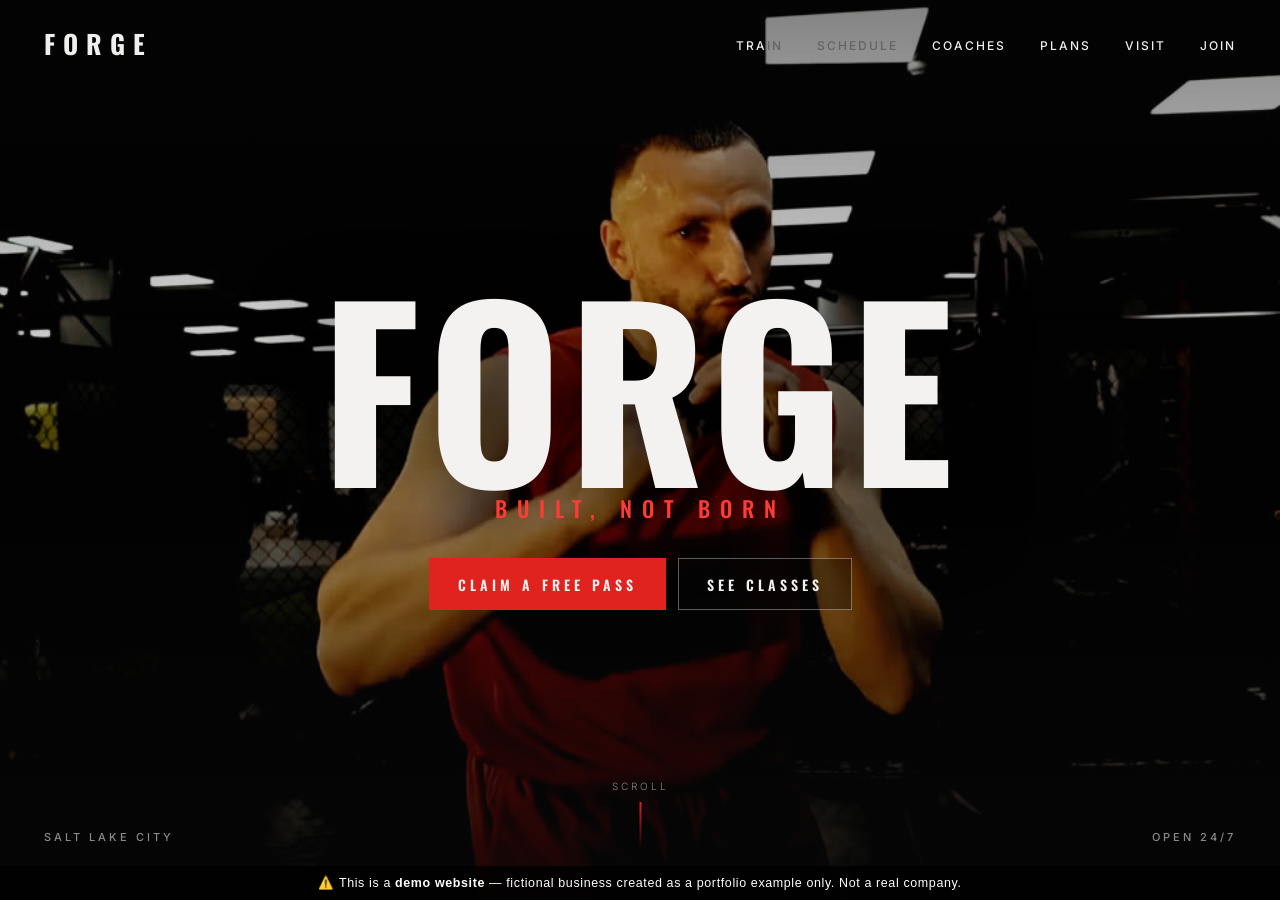
<file: strand-enterprises/portfolio-sites/forge/index.html>
<!DOCTYPE html>
<html lang="en">
<head>
<meta charset="UTF-8">
<meta name="viewport" content="width=device-width, initial-scale=1.0">
<title>FORGE · Strength &amp; Conditioning · Salt Lake City</title>
<meta name="description" content="FORGE is a demo gym website by Strand Enterprises: class schedule with booking, coaches, memberships, and a free 3-day pass.">
<style>
  @import url('https://fonts.googleapis.com/css2?family=Oswald:wght@300;400;500;600;700&family=Inter:wght@300;400;500;600&display=swap');
  :root{--black:#070707;--red:#e0231f;--red-bright:#ff3b35;--white:#f4f2f0;--smoke:#8a8a8c;--line:rgba(224,35,31,.3);--card:#0c0c0c;--rule:rgba(255,255,255,.08)}
  *{margin:0;padding:0;box-sizing:border-box}
  html{scroll-behavior:smooth}
  body{background:var(--black);color:var(--white);font-family:'Inter',sans-serif;font-weight:300;-webkit-font-smoothing:antialiased;overflow-x:hidden}
  button{font:inherit;color:inherit}
  a{color:inherit}
  :focus-visible{outline:2px solid var(--red-bright);outline-offset:3px}
  .scroller{height:100vh;height:100dvh;overflow-y:scroll;scroll-snap-type:y proximity;scroll-behavior:smooth}
  .scroller::-webkit-scrollbar{width:0}
  .snap{scroll-snap-align:start}
  .progress{position:fixed;top:0;left:0;height:3px;background:linear-gradient(90deg,var(--red),var(--red-bright));z-index:200;width:0;box-shadow:0 0 12px var(--red)}
  nav{position:fixed;top:0;left:0;width:100%;z-index:100;display:flex;justify-content:space-between;align-items:center;padding:24px 44px;mix-blend-mode:difference}
  .logo{font-family:'Oswald',sans-serif;font-size:26px;letter-spacing:8px;font-weight:700;text-decoration:none}
  .nav-links{display:flex;gap:34px;list-style:none}
  .nav-links a{color:var(--white);text-decoration:none;font-size:12px;letter-spacing:2px;text-transform:uppercase;font-weight:500;transition:opacity .3s}
  .nav-links a:hover{opacity:.5}
  .menu-btn{display:none;width:44px;height:44px;background:none;border:0;cursor:pointer;position:relative}
  .menu-btn span{position:absolute;left:10px;right:10px;height:2px;background:var(--white);transition:transform .3s,top .3s}
  .menu-btn span:nth-child(1){top:17px}.menu-btn span:nth-child(2){top:25px}
  .menu-open .menu-btn span:nth-child(1){top:21px;transform:rotate(45deg)}
  .menu-open .menu-btn span:nth-child(2){top:21px;transform:rotate(-45deg)}
  .mnav{position:fixed;inset:0;z-index:90;background:var(--black);display:flex;flex-direction:column;justify-content:center;padding:0 32px;opacity:0;visibility:hidden;transition:opacity .3s,visibility .3s}
  .menu-open .mnav{opacity:1;visibility:visible}
  .mnav a{font-family:'Oswald',sans-serif;font-size:44px;font-weight:600;letter-spacing:2px;text-transform:uppercase;text-decoration:none;padding:8px 0;border-bottom:1px solid var(--rule)}
  .mnav a:last-child{color:var(--red-bright);border:0}

  /* video sections */
  .vsec{position:relative;height:100vh;height:100dvh;width:100%;overflow:hidden;display:flex;align-items:center;justify-content:center}
  .vsec video{position:absolute;top:50%;left:50%;min-width:100%;min-height:100%;width:auto;height:auto;transform:translate(-50%,-50%);object-fit:cover}
  .vgrad{position:absolute;inset:0;z-index:1}
  .hero-grad{background:linear-gradient(180deg,rgba(7,7,7,.5) 0%,rgba(7,7,7,.2) 35%,rgba(7,7,7,.3) 55%,rgba(7,7,7,.85) 100%)}
  .vcontent{position:relative;z-index:2;text-align:center;padding:0 24px}
  .hero-mark h1{font-family:'Oswald',sans-serif;font-weight:700;font-size:clamp(80px,18vw,260px);line-height:.82;letter-spacing:6px;text-shadow:0 20px 80px rgba(0,0,0,.9)}
  .hero-mark .tagline{margin-top:14px;font-family:'Oswald',sans-serif;font-size:clamp(14px,2vw,22px);letter-spacing:10px;text-transform:uppercase;color:var(--red-bright);font-weight:500}
  .hero-cta{display:flex;gap:12px;justify-content:center;flex-wrap:wrap;margin-top:34px;opacity:0;animation:heroTag 1s cubic-bezier(.2,.8,.2,1) 1.6s forwards}
  .kicker{font-family:'Oswald',sans-serif;font-size:13px;letter-spacing:6px;text-transform:uppercase;color:var(--red-bright);margin-bottom:18px;font-weight:600}
  .corner{position:absolute;z-index:3;font-size:11px;letter-spacing:3px;text-transform:uppercase;color:var(--smoke);font-weight:500}
  .corner.bl{bottom:56px;left:44px}.corner.br{bottom:56px;right:44px}
  .scroll-cue{position:absolute;bottom:52px;left:50%;transform:translateX(-50%);z-index:3;display:flex;flex-direction:column;align-items:center;gap:10px;font-size:10px;letter-spacing:3px;text-transform:uppercase;color:var(--smoke)}
  .scroll-cue .bar{width:2px;height:46px;background:linear-gradient(var(--red),transparent);animation:pulse 2s infinite}
  @keyframes pulse{0%,100%{opacity:.3}50%{opacity:1}}

  /* buttons */
  .btn-red,.btn-line{display:inline-flex;align-items:center;justify-content:center;min-height:52px;padding:0 28px;font-family:'Oswald',sans-serif;font-size:14px;letter-spacing:4px;text-transform:uppercase;font-weight:600;text-decoration:none;cursor:pointer;transition:background .3s,box-shadow .3s,border-color .3s}
  .btn-red{background:var(--red);border:1px solid var(--red);color:var(--white)}
  .btn-red:hover{background:var(--red-bright);box-shadow:0 0 40px rgba(224,35,31,.5)}
  .btn-line{background:rgba(7,7,7,.35);border:1px solid rgba(255,255,255,.35);color:var(--white)}
  .btn-line:hover{border-color:var(--white)}

  /* ticker + stats */
  .ticker{overflow:hidden;border-top:1px solid var(--line);border-bottom:1px solid var(--line);background:#0a0a0a;padding:18px 0}
  .ticker-track{display:flex;gap:44px;width:max-content;animation:tick 30s linear infinite;font-family:'Oswald',sans-serif;font-size:20px;letter-spacing:6px;text-transform:uppercase;color:var(--smoke);white-space:nowrap}
  .ticker-track b{color:var(--red-bright);font-weight:500}
  @keyframes tick{to{transform:translateX(-50%)}}
  .stats{display:grid;grid-template-columns:repeat(4,1fr);max-width:1300px;margin:0 auto;padding:72px 44px}
  .stat{padding:0 26px;border-left:1px solid var(--rule)}
  .stat:first-child{border-left:0;padding-left:0}
  .stat .num{font-family:'Oswald',sans-serif;font-weight:700;font-size:clamp(46px,5vw,76px);line-height:1}
  .stat .num em{font-style:normal;color:var(--red)}
  .stat .lbl{margin-top:12px;font-size:12px;letter-spacing:3px;text-transform:uppercase;color:var(--smoke);line-height:1.6}

  /* shared section shell */
  .sec{padding:120px 44px;max-width:1300px;margin:0 auto}
  .sec.narrow{max-width:1100px}
  .sec-head{text-align:center;margin-bottom:56px}
  .sec-head .kicker{display:block;margin-bottom:16px}
  .sec-head h2{font-family:'Oswald',sans-serif;font-weight:700;font-size:clamp(40px,7vw,84px);letter-spacing:2px;text-transform:uppercase;line-height:1}
  .sec-head p{margin:18px auto 0;color:var(--smoke);font-size:15px;line-height:1.7;max-width:56ch}

  /* programs */
  .tilt-grid{display:grid;grid-template-columns:repeat(3,1fr);gap:18px}
  .tilt-card{position:relative;height:460px;overflow:hidden;transform-style:preserve-3d;transition:transform .15s ease-out;box-shadow:0 30px 80px rgba(0,0,0,.7);border:1px solid rgba(224,35,31,.15)}
  .tilt-card video{position:absolute;top:50%;left:50%;min-width:100%;min-height:100%;width:auto;height:auto;transform:translate(-50%,-50%);object-fit:cover}
  .tc-grad{position:absolute;inset:0;z-index:1;background:linear-gradient(180deg,transparent 25%,rgba(7,7,7,.96) 100%);transition:opacity .4s}
  .tilt-card:hover .tc-grad{opacity:.8}
  .tc-label{position:absolute;z-index:2;bottom:0;left:0;padding:30px;transform:translateZ(40px)}
  .tc-label .n{font-family:'Oswald',sans-serif;font-size:12px;letter-spacing:4px;color:var(--red-bright);text-transform:uppercase;font-weight:600}
  .tc-label h3{font-family:'Oswald',sans-serif;font-weight:600;font-size:32px;letter-spacing:1px;margin-top:8px;text-transform:uppercase}
  .tc-label p{margin-top:10px;font-size:14px;line-height:1.6;color:rgba(244,242,240,.78);max-width:32ch}
  .tc-label .tc-meta{margin-top:14px;font-size:11px;letter-spacing:2px;text-transform:uppercase;color:var(--smoke)}

  /* schedule */
  .days{display:flex;overflow-x:auto;scrollbar-width:none;border-bottom:1px solid var(--rule)}
  .days::-webkit-scrollbar{display:none}
  .days button{flex:1 0 auto;min-width:84px;background:none;border:0;border-bottom:2px solid transparent;margin-bottom:-1px;color:var(--smoke);font-family:'Oswald',sans-serif;font-size:16px;letter-spacing:3px;text-transform:uppercase;padding:14px 10px 16px;cursor:pointer;transition:color .25s,border-color .25s}
  .days button small{display:block;font-family:'Inter',sans-serif;font-size:11px;letter-spacing:1px;margin-top:4px}
  .days button:hover{color:var(--white)}
  .days button.on{color:var(--white);border-color:var(--red)}
  .chips{display:flex;flex-wrap:wrap;gap:8px;margin:24px 0 8px}
  .chips button{background:rgba(255,255,255,.04);border:1px solid rgba(255,255,255,.12);font-size:12px;letter-spacing:2px;text-transform:uppercase;font-weight:500;padding:11px 16px;cursor:pointer;transition:background .25s,border-color .25s}
  .chips button:hover{border-color:rgba(255,255,255,.35)}
  .chips button.on{background:var(--red);border-color:var(--red)}
  .classes{list-style:none;min-height:240px}
  .cls{display:grid;grid-template-columns:120px 1fr 150px 150px;align-items:center;gap:18px;padding:20px 2px;border-bottom:1px solid rgba(255,255,255,.07);animation:rowIn .45s cubic-bezier(.2,.8,.2,1) both}
  @keyframes rowIn{from{opacity:0;transform:translateY(10px)}to{opacity:1;transform:none}}
  .cls .time{font-family:'Oswald',sans-serif;font-size:26px;font-weight:600;letter-spacing:1px;line-height:1}
  .cls .time small{display:block;font-family:'Inter',sans-serif;font-size:11px;color:var(--smoke);letter-spacing:1px;margin-top:6px;font-weight:400}
  .cls .name{font-family:'Oswald',sans-serif;font-size:22px;letter-spacing:1px;text-transform:uppercase;font-weight:500}
  .cls .name small{display:block;font-family:'Inter',sans-serif;font-size:13px;color:var(--smoke);letter-spacing:.2px;text-transform:none;margin-top:5px;font-weight:400}
  .cls .type{display:inline-block;font-family:'Inter',sans-serif;font-size:10px;letter-spacing:2px;color:var(--red-bright);border:1px solid var(--line);padding:3px 7px;margin-right:10px;vertical-align:4px;font-weight:600}
  .lvl{display:flex;align-items:center;gap:4px;font-size:11px;letter-spacing:2px;text-transform:uppercase;color:var(--smoke)}
  .lvl i{width:16px;height:6px;background:rgba(255,255,255,.12)}
  .lvl i.f{background:var(--red)}
  .lvl b{font-weight:500;margin-left:8px}
  .act{text-align:right}
  .book{width:100%;background:transparent;border:1px solid var(--red);font-family:'Oswald',sans-serif;font-size:13px;letter-spacing:3px;text-transform:uppercase;padding:12px 0;cursor:pointer;transition:background .25s,border-color .25s}
  .book:hover{background:rgba(224,35,31,.25)}
  .book.done{background:var(--red)}
  .book.wait{border-color:rgba(255,255,255,.25)}
  .spots{display:block;margin-top:7px;font-size:11px;letter-spacing:1px;color:var(--smoke)}
  .spots.low{color:var(--red-bright)}
  .empty{padding:56px 0;text-align:center;color:var(--smoke);font-size:15px}
  .sched-note{margin-top:22px;font-size:13px;color:var(--smoke);text-align:center}

  /* coaches */
  .coach-grid{display:grid;grid-template-columns:repeat(3,1fr);gap:20px}
  .coach-card{background:var(--card);border:1px solid var(--rule);overflow:hidden;transition:border-color .4s,transform .5s cubic-bezier(.2,.8,.2,1)}
  .coach-card:hover{border-color:var(--red);transform:translateY(-6px)}
  .coach-ph{position:relative;aspect-ratio:4/5;overflow:hidden;background:#111}
  .coach-ph img{width:100%;height:100%;object-fit:cover;display:block;filter:grayscale(1) contrast(1.15) brightness(.9);transition:filter .6s,transform .9s cubic-bezier(.2,.8,.2,1)}
  .coach-card:hover .coach-ph img{filter:grayscale(.15) contrast(1.08);transform:scale(1.04)}
  .coach-ph::after{content:"";position:absolute;inset:0;background:linear-gradient(180deg,transparent 55%,rgba(12,12,12,.95))}
  .coach-tag{position:absolute;z-index:1;top:16px;left:16px;background:var(--red);font-family:'Oswald',sans-serif;font-size:11px;letter-spacing:3px;text-transform:uppercase;padding:6px 10px;font-weight:500}
  .coach-body{padding:6px 26px 30px;position:relative;margin-top:-34px;z-index:1}
  .coach-body h3{font-family:'Oswald',sans-serif;font-weight:600;font-size:30px;letter-spacing:1px;text-transform:uppercase}
  .coach-body .role{font-size:12px;letter-spacing:3px;text-transform:uppercase;color:var(--red-bright);margin-top:6px;font-weight:500}
  .coach-body p{margin-top:16px;color:var(--smoke);font-size:14px;line-height:1.75}
  .creds{display:flex;flex-wrap:wrap;gap:6px;margin-top:18px}
  .creds span{font-size:11px;letter-spacing:1px;border:1px solid rgba(255,255,255,.14);padding:5px 9px}

  /* pricing */
  .tiers{display:grid;grid-template-columns:repeat(3,1fr);gap:20px}
  .tier{background:linear-gradient(160deg,#0e0e0e,#080808);border:1px solid var(--rule);padding:48px 34px;display:flex;flex-direction:column;transition:transform .5s cubic-bezier(.2,.8,.2,1),box-shadow .5s,border-color .5s}
  .tier:hover{transform:translateY(-10px);box-shadow:0 40px 90px rgba(224,35,31,.2);border-color:var(--red)}
  .tier .t-name{font-family:'Oswald',sans-serif;font-size:30px;letter-spacing:2px;margin-bottom:6px;text-transform:uppercase;font-weight:600}
  .tier .t-tag{font-size:11px;letter-spacing:3px;text-transform:uppercase;color:var(--red-bright);margin-bottom:28px;font-weight:500}
  .tier .t-price{font-family:'Oswald',sans-serif;font-size:54px;font-weight:700;margin-bottom:6px}
  .tier .t-price span{font-size:15px;color:var(--smoke);font-weight:300}
  .tier .t-per{font-size:12px;color:var(--smoke);letter-spacing:1px;text-transform:uppercase;margin-bottom:28px}
  .tier ul{list-style:none;flex:1}
  .tier ul li{font-size:14px;color:var(--smoke);padding:13px 0;border-top:1px solid rgba(255,255,255,.07);letter-spacing:.3px}
  .tier .btn-red,.tier .btn-line{margin-top:28px;width:100%}
  .tier.feature{border-color:var(--red);background:linear-gradient(160deg,#1a0a09,#0a0606)}
  .tier.feature .t-name{color:var(--red-bright)}
  .price-note{text-align:center;margin-top:26px;font-size:13px;color:var(--smoke)}

  /* reviews */
  .reviews{display:grid;grid-template-columns:repeat(3,1fr);gap:20px}
  .review{background:linear-gradient(160deg,#0e0e0e,#080808);border:1px solid var(--rule);padding:38px 32px;display:flex;flex-direction:column}
  .review .result{font-family:'Oswald',sans-serif;font-size:44px;font-weight:700;color:var(--red);line-height:1;letter-spacing:1px}
  .review .result small{display:block;font-family:'Inter',sans-serif;font-size:11px;letter-spacing:3px;text-transform:uppercase;color:var(--smoke);margin-top:8px;font-weight:500}
  .stars{margin-top:24px;color:var(--red-bright);letter-spacing:4px;font-size:13px}
  .review blockquote{margin-top:12px;font-size:16px;line-height:1.7;flex:1}
  .review .who{margin-top:26px;padding-top:18px;border-top:1px solid var(--rule);font-family:'Oswald',sans-serif;letter-spacing:2px;text-transform:uppercase;font-size:15px}
  .review .who small{display:block;font-family:'Inter',sans-serif;font-size:12px;letter-spacing:.3px;text-transform:none;color:var(--smoke);margin-top:4px}

  /* visit */
  .visit{display:grid;grid-template-columns:1.15fr 1fr;gap:20px}
  .map{position:relative;min-height:440px;background:#0a0a0a;border:1px solid var(--rule);overflow:hidden}
  .map svg{position:absolute;inset:0;width:100%;height:100%}
  .pin{position:absolute;left:58%;top:46%;transform:translate(-50%,-100%);z-index:2;text-align:center}
  .pin-dot{width:22px;height:22px;margin:0 auto;border-radius:50% 50% 50% 0;transform:rotate(-45deg);background:var(--red);box-shadow:0 0 30px rgba(224,35,31,.8)}
  .pin-ring{position:absolute;left:50%;bottom:-6px;width:60px;height:22px;margin-left:-30px;border:1px solid var(--red);border-radius:50%;animation:ring 2.2s ease-out infinite}
  @keyframes ring{0%{transform:scale(.3);opacity:1}100%{transform:scale(1.6);opacity:0}}
  .pin-label{position:absolute;left:28px;top:-6px;white-space:nowrap;font-family:'Oswald',sans-serif;font-size:15px;letter-spacing:4px;background:var(--black);border:1px solid var(--line);padding:6px 10px}
  .map-tag{position:absolute;left:18px;bottom:16px;z-index:2;font-size:11px;letter-spacing:2px;text-transform:uppercase;color:var(--smoke)}
  .visit-info{background:var(--card);border:1px solid var(--rule);padding:40px 36px}
  .visit-info h3{font-family:'Oswald',sans-serif;font-size:28px;font-weight:600;letter-spacing:1px;text-transform:uppercase}
  .addr{margin-top:12px;color:var(--smoke);font-size:15px;line-height:1.7}
  .open-now{display:inline-flex;align-items:center;gap:8px;margin-top:20px;font-size:12px;letter-spacing:2px;text-transform:uppercase;font-weight:500}
  .open-now i{width:8px;height:8px;border-radius:50%;background:#2fd36b;box-shadow:0 0 12px #2fd36b}
  .hours{width:100%;border-collapse:collapse;margin-top:22px}
  .hours caption{text-align:left;font-size:11px;letter-spacing:3px;text-transform:uppercase;color:var(--smoke);padding-bottom:6px}
  .hours td{padding:12px 0;border-top:1px solid rgba(255,255,255,.07);font-size:14px}
  .hours td:last-child{text-align:right;color:var(--smoke)}
  .hours tr.today td{color:var(--white);font-weight:500}
  .hours tr.today td:first-child::after{content:"  ·  Today";color:var(--red-bright);font-size:11px;letter-spacing:2px;text-transform:uppercase}
  .v-actions{display:flex;gap:10px;margin-top:28px;flex-wrap:wrap}
  .v-actions a{flex:1 1 160px}
  .perks{display:grid;grid-template-columns:repeat(3,1fr);gap:20px;margin-top:20px}
  .perk{border:1px solid var(--rule);padding:22px 24px;font-size:14px;color:var(--smoke);line-height:1.6}
  .perk b{display:block;font-family:'Oswald',sans-serif;font-size:16px;letter-spacing:2px;text-transform:uppercase;color:var(--white);font-weight:500;margin-bottom:6px}

  /* faq */
  .faq{max-width:880px;margin:0 auto;border-top:1px solid var(--rule)}
  .faq details{border-bottom:1px solid var(--rule)}
  .faq summary{list-style:none;cursor:pointer;display:flex;justify-content:space-between;align-items:center;gap:20px;padding:24px 0;font-family:'Oswald',sans-serif;font-size:clamp(18px,2vw,22px);letter-spacing:1px;text-transform:uppercase;font-weight:500}
  .faq summary::-webkit-details-marker{display:none}
  .faq summary i{flex:none;position:relative;width:16px;height:16px}
  .faq summary i::before,.faq summary i::after{content:"";position:absolute;left:0;right:0;top:7px;height:2px;background:var(--red);transition:transform .3s}
  .faq summary i::after{transform:rotate(90deg)}
  .faq details[open] summary i::after{transform:rotate(0)}
  .faq details p{padding:0 0 24px;color:var(--smoke);font-size:15px;line-height:1.75;max-width:64ch}

  /* cta */
  .cta{position:relative;min-height:100vh;min-height:100dvh;display:flex;align-items:center;justify-content:center;overflow:hidden;text-align:center;padding:100px 0}
  .cta video{position:absolute;top:50%;left:50%;min-width:100%;min-height:100%;width:auto;height:auto;transform:translate(-50%,-50%);object-fit:cover;z-index:0;opacity:.4}
  .cta-grad{position:absolute;inset:0;z-index:1;background:radial-gradient(ellipse at center,rgba(7,7,7,.55),var(--black)),linear-gradient(180deg,transparent,rgba(224,35,31,.08))}
  .cta-inner{position:relative;z-index:2;width:100%;max-width:520px;padding:0 24px}
  .cta-inner .kicker{display:block;margin-bottom:20px}
  .cta-inner h2{font-family:'Oswald',sans-serif;font-weight:700;font-size:clamp(52px,10vw,130px);letter-spacing:3px;line-height:.9;margin-bottom:14px;text-transform:uppercase}
  .cta-inner p{color:var(--smoke);font-size:15px;letter-spacing:1px;margin-bottom:36px}
  .signup{display:flex;flex-direction:column;gap:12px}
  .signup input,.signup select{background:rgba(255,255,255,.04);border:1px solid rgba(255,255,255,.15);color:var(--white);padding:18px 22px;font-family:'Inter',sans-serif;font-size:15px;letter-spacing:.5px;outline:none;transition:border-color .3s;border-radius:0;-webkit-appearance:none;appearance:none}
  .signup select{background-image:linear-gradient(45deg,transparent 50%,var(--smoke) 50%),linear-gradient(135deg,var(--smoke) 50%,transparent 50%);background-position:calc(100% - 26px) 50%,calc(100% - 20px) 50%;background-size:6px 6px;background-repeat:no-repeat}
  .signup select option{background:#111}
  .signup input::placeholder{color:var(--smoke)}
  .signup input:focus,.signup select:focus{border-color:var(--red)}
  .signup input.bad{border-color:var(--red-bright)}
  .signup button{background:var(--red);border:none;padding:19px;font-family:'Oswald',sans-serif;font-size:15px;letter-spacing:4px;text-transform:uppercase;font-weight:600;cursor:pointer;transition:all .3s}
  .signup button:hover{background:var(--red-bright);box-shadow:0 0 40px rgba(224,35,31,.5)}
  .form-msg{min-height:22px;font-size:13px;color:var(--red-bright);text-align:left}
  .pass{display:none;border:1px solid var(--red);background:rgba(224,35,31,.08);padding:30px 26px;text-align:left}
  .pass h3{font-family:'Oswald',sans-serif;font-size:28px;letter-spacing:2px;text-transform:uppercase}
  .pass p{margin:10px 0 0 !important;color:var(--white) !important;letter-spacing:.2px !important;line-height:1.6}
  .pass .code{display:inline-block;margin-top:16px;font-family:'Oswald',sans-serif;font-size:22px;letter-spacing:6px;border:1px dashed var(--red);padding:8px 14px}
  .pass small{display:block;margin-top:14px;color:var(--smoke);font-size:12px}
  .done-form .signup{display:none}
  .done-form .pass{display:block}

  footer{padding:64px 44px 96px;border-top:1px solid rgba(224,35,31,.2);background:var(--black)}
  .f-grid{max-width:1300px;margin:0 auto;display:grid;grid-template-columns:1.4fr 1fr 1fr 1fr;gap:32px}
  footer .logo{font-size:22px;letter-spacing:6px}
  .f-grid p{margin-top:14px;color:var(--smoke);font-size:13px;line-height:1.7;max-width:30ch}
  .f-grid h4{font-family:'Oswald',sans-serif;font-size:13px;letter-spacing:4px;text-transform:uppercase;color:var(--red-bright);font-weight:500;margin-bottom:14px}
  .f-grid a{display:block;text-decoration:none;color:var(--smoke);font-size:13px;padding:5px 0;transition:color .2s}
  .f-grid a:hover{color:var(--white)}
  .f-base{max-width:1300px;margin:44px auto 0;padding-top:24px;border-top:1px solid var(--rule);font-size:11px;letter-spacing:2px;text-transform:uppercase;color:var(--smoke)}

  .toast{position:fixed;left:50%;bottom:70px;z-index:400;transform:translate(-50%,20px);opacity:0;visibility:hidden;background:#111;border:1px solid var(--red);padding:14px 20px;font-size:13px;letter-spacing:.3px;box-shadow:0 20px 50px rgba(0,0,0,.6);transition:opacity .3s,transform .3s,visibility .3s;max-width:calc(100% - 32px)}
  .toast.show{opacity:1;visibility:visible;transform:translate(-50%,0)}

  .reveal{opacity:0;transform:translateY(40px);transition:opacity 1s cubic-bezier(.2,.8,.2,1),transform 1s cubic-bezier(.2,.8,.2,1)}
  .reveal.in{opacity:1;transform:translateY(0)}
  .hero-mark h1{opacity:0;animation:heroTitle 1.4s cubic-bezier(.2,.8,.2,1) .3s forwards}
  .hero-mark .tagline{opacity:0;animation:heroTag 1s cubic-bezier(.2,.8,.2,1) 1.2s forwards}
  .intro-fade{position:absolute;inset:0;z-index:4;background:var(--black);animation:introFade 1.6s ease-out .2s forwards;pointer-events:none}
  @keyframes heroTitle{0%{opacity:0;transform:translateY(40px) scale(1.1);filter:blur(10px)}100%{opacity:1;transform:translateY(0) scale(1);filter:blur(0)}}
  @keyframes heroTag{0%{opacity:0;transform:translateY(10px)}100%{opacity:1;transform:none}}
  @keyframes introFade{0%{opacity:1}100%{opacity:0}}

  @media(max-width:1000px){
    .cls{grid-template-columns:92px 1fr 128px}
    .cls .lvl{display:none}
    .visit{grid-template-columns:1fr}
    .map{min-height:320px}
    .f-grid{grid-template-columns:1fr 1fr}
  }
  @media(max-width:820px){
    nav{padding:14px 18px}
    .nav-links{display:none}
    .menu-btn{display:block}
    .logo{font-size:22px;letter-spacing:5px}
    .sec{padding:84px 20px}
    .stats{grid-template-columns:1fr 1fr;gap:34px 0;padding:56px 20px}
    .stat:nth-child(3){border-left:0;padding-left:0}
    .tilt-grid,.tiers,.coach-grid,.reviews,.perks{grid-template-columns:1fr}
    .tilt-card{height:380px}
    .corner{display:none}
    .sec-head{margin-bottom:40px}
    .cls{grid-template-columns:66px 1fr 104px;gap:12px;padding:18px 0}
    .cls .time{font-size:20px}
    .cls .name{font-size:18px}
    .cls .name small{font-size:12px}
    .cls .type{display:none}
    .book{font-size:12px;letter-spacing:2px;padding:11px 0}
    .visit-info{padding:30px 22px}
    .coach-ph{aspect-ratio:1/1}
    .coach-ph img{object-position:center 20%}
    footer{padding:52px 20px 96px}
    .f-grid{grid-template-columns:1fr}
  }
  @media(prefers-reduced-motion:reduce){.reveal{transition:none;opacity:1;transform:none}.scroll-cue .bar,.ticker-track,.pin-ring{animation:none}.scroller{scroll-behavior:auto}.hero-mark h1,.hero-mark .tagline,.hero-cta{opacity:1;animation:none}.intro-fade{display:none}.cls{animation:none}}
</style>
</head>
<body>
<div class="progress" id="progress"></div>
<nav>
  <a class="logo" href="#top" aria-label="FORGE home">FORGE</a>
  <ul class="nav-links"><li><a href="#train">Train</a></li><li><a href="#schedule">Schedule</a></li><li><a href="#coaches">Coaches</a></li><li><a href="#plans">Plans</a></li><li><a href="#visit">Visit</a></li><li><a href="#join">Join</a></li></ul>
  <button class="menu-btn" id="menuBtn" aria-label="Open menu" aria-expanded="false" aria-controls="mnav"><span></span><span></span></button>
</nav>
<div class="mnav" id="mnav" aria-hidden="true">
  <a href="#train">Train</a><a href="#schedule">Schedule</a><a href="#coaches">Coaches</a><a href="#plans">Plans</a><a href="#visit">Visit</a><a href="#join">Free pass</a>
</div>

<div class="scroller" id="scroller">

  <!-- HERO -->
  <section class="vsec snap" id="top">
    <video autoplay muted loop playsinline poster="img/hero-poster.jpg"><source src="videos/hero.mp4" type="video/mp4"></video>
    <div class="vgrad hero-grad"></div>
    <div class="intro-fade"></div>
    <div class="vcontent hero-mark">
      <h1>FORGE</h1><div class="tagline">Built, Not Born</div>
      <div class="hero-cta"><a class="btn-red" href="#join">Claim a free pass</a><a class="btn-line" href="#schedule">See classes</a></div>
    </div>
    <div class="corner bl">Salt Lake City</div>
    <div class="corner br">Open 24/7</div>
    <div class="scroll-cue"><span>Scroll</span><div class="bar"></div></div>
  </section>

  <!-- TICKER + STATS -->
  <div class="ticker" aria-hidden="true"><div class="ticker-track">
    <span>Strength</span><b>/</b><span>Conditioning</span><b>/</b><span>Power</span><b>/</b><span>Fight Camp</span><b>/</b><span>Mobility</span><b>/</b><span>Open 24/7</span><b>/</b>
    <span>Strength</span><b>/</b><span>Conditioning</span><b>/</b><span>Power</span><b>/</b><span>Fight Camp</span><b>/</b><span>Mobility</span><b>/</b><span>Open 24/7</span><b>/</b>
  </div></div>
  <section class="stats" aria-label="FORGE at a glance">
    <div class="stat reveal"><div class="num">24<em>/</em>7</div><div class="lbl">Keycard access<br>for members</div></div>
    <div class="stat reveal"><div class="num" data-count="37">37</div><div class="lbl">Coached classes<br>every week</div></div>
    <div class="stat reveal"><div class="num"><span data-count="12">12</span><em>K</em></div><div class="lbl">Square feet of<br>racks, rigs &amp; turf</div></div>
    <div class="stat reveal"><div class="num">3<em>-</em>Day</div><div class="lbl">Free pass,<br>no card needed</div></div>
  </section>

  <!-- PROGRAMS -->
  <section class="sec snap" id="train">
    <div class="sec-head reveal"><span class="kicker">The Programs</span><h2>Train Your Way</h2><p>Three ways in, all coached. Pick one, mix them, or let a coach build the plan for you.</p></div>
    <div class="tilt-grid">
      <div class="tilt-card"><video autoplay muted loop playsinline><source src="videos/sweat.mp4" type="video/mp4"></video><div class="tc-grad"></div><div class="tc-label"><div class="n">01</div><h3>Strength</h3><p>Squat, bench, deadlift. Coached barbell work with a plan that adds weight every week.</p><div class="tc-meta">Barbell Club · Foundations</div></div></div>
      <div class="tilt-card"><video autoplay muted loop playsinline><source src="videos/boxer2.mp4" type="video/mp4"></video><div class="tc-grad"></div><div class="tc-label"><div class="n">02</div><h3>Conditioning</h3><p>Rowers, bikes, sleds and bags. Short, brutal intervals that build a real engine.</p><div class="tc-meta">Engine · Burn 30 · Fight Camp</div></div></div>
      <div class="tilt-card"><video autoplay muted loop playsinline><source src="videos/press.mp4" type="video/mp4"></video><div class="tc-grad"></div><div class="tc-label"><div class="n">03</div><h3>Power</h3><p>Olympic lifts, jumps and sprints. Move heavy things fast, with technique first.</p><div class="tc-meta">Olympic Lifting · Sprint &amp; Jump</div></div></div>
    </div>
  </section>

  <!-- SCHEDULE -->
  <section class="sec narrow snap" id="schedule">
    <div class="sec-head reveal"><span class="kicker">This Week</span><h2>Class Schedule</h2><p>Book a spot in two taps. Classes cap at 16, so the good times go fast.</p></div>
    <div class="reveal">
      <div class="days" id="days" role="tablist" aria-label="Pick a day"></div>
      <div class="chips" id="chips" aria-label="Filter by type"></div>
      <ul class="classes" id="classes" aria-live="polite"></ul>
      <p class="sched-note">Members book free. Free-pass guests can book up to 3 classes.</p>
    </div>
  </section>

  <!-- COACHES -->
  <section class="sec snap" id="coaches">
    <div class="sec-head reveal"><span class="kicker">Who Coaches You</span><h2>The Coaches</h2><p>Every class has a coach on the floor. Not a screen, not a playlist.</p></div>
    <div class="coach-grid">
      <article class="coach-card reveal">
        <div class="coach-ph"><span class="coach-tag">Head Coach</span><img src="img/coach-1.jpg" alt="Coach Dante Ruiz in the gym" loading="lazy" width="640" height="800"></div>
        <div class="coach-body"><h3>Dante Ruiz</h3><div class="role">Strength &amp; Power</div><p>Fifteen years under the bar. Dante runs Barbell Club and Sprint &amp; Jump, and he writes every member's strength plan himself.</p><div class="creds"><span>CSCS</span><span>USAW L2</span><span>15 yrs</span></div></div>
      </article>
      <article class="coach-card reveal">
        <div class="coach-ph"><span class="coach-tag">Coach</span><img src="img/coach-2.jpg" alt="Coach Kira Holt lifting" loading="lazy" width="640" height="800"></div>
        <div class="coach-body"><h3>Kira Holt</h3><div class="role">Olympic Lifting &amp; Mobility</div><p>Former competitive lifter. Kira teaches Foundations, so if you've never touched a barbell, she's the one who'll get you there.</p><div class="creds"><span>USAW L1</span><span>FRC</span><span>Ex-competitor</span></div></div>
      </article>
      <article class="coach-card reveal">
        <div class="coach-ph"><span class="coach-tag">Coach</span><img src="img/coach-3.jpg" alt="Coach Andre Cole training" loading="lazy" width="640" height="800"></div>
        <div class="coach-body"><h3>Andre Cole</h3><div class="role">Conditioning &amp; Boxing</div><p>Amateur boxer turned coach. Andre runs Engine and Fight Camp: pads, footwork and the hardest 45 minutes on the schedule.</p><div class="creds"><span>NASM CPT</span><span>USA Boxing</span><span>8 yrs</span></div></div>
      </article>
    </div>
  </section>

  <!-- PRICING -->
  <section class="sec snap" id="plans">
    <div class="sec-head reveal"><span class="kicker">Membership</span><h2>Pick Your Battle</h2><p>No sign-up fee. Start with a free 3-day pass on any plan.</p></div>
    <div class="tiers reveal">
      <div class="tier"><div class="t-name">Starter</div><div class="t-tag">Get Moving</div><div class="t-price">$39<span>/mo</span></div><div class="t-per">No commitment</div><ul><li>24/7 gym access</li><li>Locker &amp; showers</li><li>Free intro session</li><li>2 classes a month</li></ul><a class="btn-line" href="#join" data-plan="Starter">Start with Starter</a></div>
      <div class="tier feature"><div class="t-name">Forged</div><div class="t-tag">Most Popular</div><div class="t-price">$79<span>/mo</span></div><div class="t-per">Best value</div><ul><li>Everything in Starter</li><li>Unlimited classes</li><li>Custom training plan</li><li>Nutrition guidance</li></ul><a class="btn-red" href="#join" data-plan="Forged">Get Forged</a></div>
      <div class="tier"><div class="t-name">Elite</div><div class="t-tag">All In</div><div class="t-price">$149<span>/mo</span></div><div class="t-per">1-on-1 coaching</div><ul><li>Everything in Forged</li><li>Personal coach 2x a week</li><li>Recovery room &amp; sauna</li><li>Priority booking</li></ul><a class="btn-line" href="#join" data-plan="Elite">Go Elite</a></div>
    </div>
    <p class="price-note">Students and first responders get 15% off any plan.</p>
  </section>

  <!-- REVIEWS -->
  <section class="sec snap" id="results">
    <div class="sec-head reveal"><span class="kicker">Member Results</span><h2>Built Here</h2></div>
    <div class="reviews">
      <figure class="review reveal"><div class="result">−31 lb<small>In 7 months</small></div><div class="stars" aria-label="5 out of 5 stars">★★★★★</div><blockquote>I'd quit three gyms before this one. Here the coaches notice when you don't show up, and they text you about it.</blockquote><figcaption class="who">Jess M.<small>Forged member</small></figcaption></figure>
      <figure class="review reveal"><div class="result">+90 lb<small>Deadlift PR</small></div><div class="stars" aria-label="5 out of 5 stars">★★★★★</div><blockquote>Foundations taught me to lift without wrecking my back. Six months later I pulled 315 with Dante yelling at me. Best feeling ever.</blockquote><figcaption class="who">Tyler R.<small>Forged member</small></figcaption></figure>
      <figure class="review reveal"><div class="result">1st fight<small>Amateur debut</small></div><div class="stars" aria-label="5 out of 5 stars">★★★★★</div><blockquote>Fight Camp got me in the best shape of my life. Andre had me ready for my first amateur bout in under a year.</blockquote><figcaption class="who">Ana P.<small>Elite member</small></figcaption></figure>
    </div>
  </section>

  <!-- VISIT -->
  <section class="sec snap" id="visit">
    <div class="sec-head reveal"><span class="kicker">Come Through</span><h2>Visit FORGE</h2></div>
    <div class="visit reveal">
      <div class="map" role="img" aria-label="Map showing FORGE on Ironworks Avenue">
        <svg viewBox="0 0 600 440" preserveAspectRatio="xMidYMid slice" aria-hidden="true">
          <rect width="600" height="440" fill="#0a0a0a"/>
          <g stroke="#1a1a1a" stroke-width="1">
            <path d="M0 40H600M0 95H600M0 150H600M0 205H600M0 260H600M0 315H600M0 370H600M0 425H600"/>
            <path d="M40 0V440M110 0V440M180 0V440M250 0V440M320 0V440M390 0V440M460 0V440M530 0V440"/>
          </g>
          <rect x="112" y="262" width="136" height="106" fill="#0f1410"/>
          <text x="180" y="320" fill="#2a3a2c" font-family="Inter,sans-serif" font-size="11" letter-spacing="2" text-anchor="middle">FOUNDRY PARK</text>
          <g stroke="#262626" stroke-width="7" fill="none" stroke-linecap="round">
            <path d="M0 205H600"/><path d="M320 0V440"/>
          </g>
          <path d="M-20 420L620 60" stroke="#2c1210" stroke-width="5" stroke-dasharray="14 8"/>
          <text x="40" y="198" fill="#4a4a4a" font-family="Inter,sans-serif" font-size="11" letter-spacing="3">W IRONWORKS AVE</text>
          <text x="330" y="30" fill="#4a4a4a" font-family="Inter,sans-serif" font-size="11" letter-spacing="3">S FOUNDRY ST</text>
          <text x="470" y="128" fill="#5a2420" font-family="Inter,sans-serif" font-size="11" letter-spacing="3" transform="rotate(-29 470 128)">TRAX</text>
          <rect x="324" y="150" width="62" height="52" fill="#1c0b0a" stroke="#e0231f" stroke-width="1"/>
          <rect x="392" y="212" width="54" height="44" fill="#131313"/><text x="419" y="238" fill="#3a3a3a" font-family="Inter,sans-serif" font-size="9" text-anchor="middle">P</text>
        </svg>
        <div class="pin"><div class="pin-ring"></div><div class="pin-dot"></div><span class="pin-label">FORGE</span></div>
        <div class="map-tag">Free parking behind the building</div>
      </div>
      <div class="visit-info">
        <h3>FORGE Salt Lake</h3>
        <p class="addr">1200 W Ironworks Ave<br>Salt Lake City, UT 84104<br>(801) 555-0148</p>
        <div class="open-now" id="openNow"><i></i><span>Gym open now · 24/7 for members</span></div>
        <table class="hours" id="hours">
          <caption>Front desk &amp; coaches</caption>
          <tr data-d="1"><td>Monday</td><td>5:00 AM – 9:00 PM</td></tr>
          <tr data-d="2"><td>Tuesday</td><td>5:00 AM – 9:00 PM</td></tr>
          <tr data-d="3"><td>Wednesday</td><td>5:00 AM – 9:00 PM</td></tr>
          <tr data-d="4"><td>Thursday</td><td>5:00 AM – 9:00 PM</td></tr>
          <tr data-d="5"><td>Friday</td><td>5:00 AM – 8:00 PM</td></tr>
          <tr data-d="6"><td>Saturday</td><td>7:00 AM – 2:00 PM</td></tr>
          <tr data-d="0"><td>Sunday</td><td>8:00 AM – 12:00 PM</td></tr>
        </table>
        <div class="v-actions"><a class="btn-red" href="tel:+18015550148">Call us</a><a class="btn-line" href="#" data-demo="Directions would open in Maps.">Directions</a></div>
      </div>
    </div>
    <div class="perks reveal">
      <div class="perk"><b>Parking</b>Free lot out back and bike racks by the door. Two blocks from the TRAX stop.</div>
      <div class="perk"><b>Recovery room</b>Sauna, cold plunge and massage guns. Included with Elite, $10 a visit otherwise.</div>
      <div class="perk"><b>Bring a friend</b>Every member gets one free guest pass a month. Training's better with backup.</div>
    </div>
  </section>

  <!-- FAQ -->
  <section class="sec narrow snap" id="faq">
    <div class="sec-head reveal"><span class="kicker">Before You Come In</span><h2>Questions</h2></div>
    <div class="faq reveal">
      <details><summary>Do I need experience?<i aria-hidden="true"></i></summary><p>No. Every new member gets a free intro session, and Foundations teaches the big lifts from zero. Most of our members had never touched a barbell before.</p></details>
      <details><summary>What's in the free 3-day pass?<i aria-hidden="true"></i></summary><p>Full gym access and up to three classes over three days. No card, no contract, no sales pitch at the end.</p></details>
      <details><summary>Can I freeze or cancel?<i aria-hidden="true"></i></summary><p>Starter is month to month. Forged and Elite can freeze up to two months a year, and you can cancel any time with 30 days' notice.</p></details>
      <details><summary>How does 24/7 access work?<i aria-hidden="true"></i></summary><p>Members get a keycard. Outside staffed hours the floor is camera-monitored and there's an emergency call button at every rack.</p></details>
      <details><summary>What should I bring?<i aria-hidden="true"></i></summary><p>Shoes you can lift in, a water bottle, and a towel. Chalk, belts and wraps are free to use.</p></details>
    </div>
  </section>

  <!-- CTA SIGNUP -->
  <section class="cta snap" id="join">
    <video autoplay muted loop playsinline preload="none" poster="img/hero-poster.jpg"><source src="videos/hero.mp4" type="video/mp4"></video>
    <div class="cta-grad"></div>
    <div class="cta-inner" id="joinBox">
      <span class="kicker">Your First Day Starts Now</span>
      <h2>Start Today</h2>
      <p>Claim a free 3-day pass. No card required.</p>
      <form class="signup" id="passForm" novalidate>
        <input type="text" name="name" placeholder="Full name" autocomplete="name" required aria-label="Full name">
        <input type="email" name="email" placeholder="Email address" autocomplete="email" required aria-label="Email address">
        <select name="goal" aria-label="Main goal">
          <option value="">Main goal (optional)</option>
          <option>Get stronger</option><option>Lose weight</option><option>Learn to box</option><option>Just get moving</option>
        </select>
        <button type="submit">Claim Free Pass</button>
        <p class="form-msg" id="formMsg" role="alert"></p>
      </form>
      <div class="pass" id="pass" aria-live="polite">
        <h3>You're in, <span id="passName">friend</span>.</h3>
        <p>Show this code at the front desk to start your 3 days.</p>
        <span class="code" id="passCode">FRG-0000</span>
        <small>Demo site: nothing was sent anywhere.</small>
      </div>
    </div>
  </section>

  <footer class="snap">
    <div class="f-grid">
      <div><a class="logo" href="#top">FORGE</a><p>Strength and conditioning gym in Salt Lake City. Coached classes, open 24/7.</p></div>
      <div><h4>Train</h4><a href="#train">Programs</a><a href="#schedule">Schedule</a><a href="#coaches">Coaches</a><a href="#plans">Membership</a></div>
      <div><h4>Visit</h4><a href="#visit">1200 W Ironworks Ave</a><a href="tel:+18015550148">(801) 555-0148</a><a href="#faq">FAQ</a></div>
      <div><h4>Follow</h4><a href="#" data-demo="Instagram would open here.">Instagram · @forge.gym</a><a href="#" data-demo="TikTok would open here.">TikTok</a></div>
    </div>
    <div class="f-base">© 2026 FORGE · Website by Strand Enterprises</div>
  </footer>

</div>
<div class="toast" id="toast" role="status" aria-live="polite"></div>
<script>
(function(){
  var $=function(s,r){return (r||document).querySelector(s)}, $$=function(s,r){return Array.prototype.slice.call((r||document).querySelectorAll(s))};
  var scroller=$('#scroller'), prog=$('#progress');
  scroller.addEventListener('scroll',function(){var h=scroller.scrollHeight-scroller.clientHeight;prog.style.width=(h>0?scroller.scrollTop/h*100:0)+'%';},{passive:true});

  /* toast */
  var toast=$('#toast'), tT;
  function say(msg){ toast.textContent=msg; toast.classList.add('show'); clearTimeout(tT); tT=setTimeout(function(){toast.classList.remove('show')},2600); }
  $$('[data-demo]').forEach(function(a){ a.addEventListener('click',function(e){ e.preventDefault(); say('Demo: '+a.getAttribute('data-demo')); }); });

  /* mobile menu */
  var btn=$('#menuBtn'), mnav=$('#mnav');
  function menu(open){ document.body.classList.toggle('menu-open',open); btn.setAttribute('aria-expanded',open); btn.setAttribute('aria-label',open?'Close menu':'Open menu'); mnav.setAttribute('aria-hidden',!open); }
  btn.addEventListener('click',function(){ menu(!document.body.classList.contains('menu-open')); });
  $$('#mnav a').forEach(function(a){ a.addEventListener('click',function(){ menu(false); }); });
  document.addEventListener('keydown',function(e){ if(e.key==='Escape') menu(false); });

  /* tilt (mouse only) */
  if(window.matchMedia('(hover:hover)').matches) $$('.tilt-card').forEach(function(card){
    card.addEventListener('mousemove',function(e){var r=card.getBoundingClientRect();var x=(e.clientX-r.left)/r.width-0.5;var y=(e.clientY-r.top)/r.height-0.5;card.style.transform='perspective(900px) rotateY('+(x*12)+'deg) rotateX('+(-y*12)+'deg) scale(1.03)';});
    card.addEventListener('mouseleave',function(){card.style.transform='perspective(900px) rotateY(0) rotateX(0) scale(1)'});
  });

  /* reveal */
  var io=new IntersectionObserver(function(es){es.forEach(function(e){if(e.isIntersecting){e.target.classList.add('in');io.unobserve(e.target);}})},{threshold:.12,root:scroller});
  $$('.reveal').forEach(function(el){io.observe(el)});

  /* schedule */
  var C={
    barbell:{n:'Barbell Club',t:'Strength',d:'Squat, bench, deadlift',m:60,l:2,c:'Dante'},
    found:{n:'Foundations',t:'Strength',d:'The big lifts, from zero',m:45,l:1,c:'Kira'},
    engine:{n:'Engine',t:'Conditioning',d:'Rower, bike & sled intervals',m:45,l:2,c:'Andre'},
    burn:{n:'Burn 30',t:'Conditioning',d:'Fast full-body circuit',m:30,l:1,c:'Andre'},
    oly:{n:'Olympic Lifting',t:'Power',d:'Snatch and clean & jerk',m:60,l:3,c:'Kira'},
    sprint:{n:'Sprint & Jump',t:'Power',d:'Plyos, sleds, speed work',m:45,l:3,c:'Dante'},
    fight:{n:'Fight Camp',t:'Boxing',d:'Pads, bags, footwork',m:60,l:2,c:'Andre'},
    mob:{n:'Mobility Reset',t:'Recovery',d:'Stretch, roll, breathe',m:45,l:1,c:'Kira'}
  };
  var WEEK={ /* 0=Sun */
    1:[['5:30','barbell'],['6:30','burn'],['9:00','found'],['12:00','engine'],['17:30','fight'],['18:30','oly'],['19:30','mob']],
    2:[['5:30','engine'],['6:30','barbell'],['12:00','burn'],['17:30','sprint'],['18:30','found'],['19:30','fight']],
    3:[['5:30','barbell'],['6:30','burn'],['9:00','mob'],['12:00','engine'],['17:30','oly'],['18:30','fight'],['19:30','burn']],
    4:[['5:30','engine'],['6:30','barbell'],['12:00','burn'],['17:30','found'],['18:30','sprint'],['19:30','mob']],
    5:[['5:30','barbell'],['6:30','engine'],['12:00','burn'],['17:00','fight'],['18:00','oly']],
    6:[['8:00','barbell'],['9:00','engine'],['10:00','fight'],['11:00','found']],
    0:[['9:00','mob'],['10:00','burn']]
  };
  var DN=['Sun','Mon','Tue','Wed','Thu','Fri','Sat'], MN=['Jan','Feb','Mar','Apr','May','Jun','Jul','Aug','Sep','Oct','Nov','Dec'];
  var TYPES=['All','Strength','Conditioning','Power','Boxing','Recovery'];
  var today=new Date(); today.setHours(0,0,0,0);
  var dayIdx=0, type='All', booked={};
  function fmt(t){var p=t.split(':'),h=+p[0],ap=h>=12?'PM':'AM';h=h%12||12;return h+':'+p[1]+' '+ap;}
  function seed(s){var h=0;for(var i=0;i<s.length;i++)h=(h*31+s.charCodeAt(i))>>>0;return h;}
  function dateAt(i){var d=new Date(today);d.setDate(d.getDate()+i);return d;}
  var days=$('#days'), chips=$('#chips'), list=$('#classes');
  for(var i=0;i<7;i++){(function(i){var d=dateAt(i),b=document.createElement('button');b.type='button';b.setAttribute('role','tab');b.innerHTML=(i===0?'Today':DN[d.getDay()])+'<small>'+MN[d.getMonth()]+' '+d.getDate()+'</small>';b.addEventListener('click',function(){dayIdx=i;render();});days.appendChild(b);})(i);}
  TYPES.forEach(function(t){var b=document.createElement('button');b.type='button';b.textContent=t;b.addEventListener('click',function(){type=t;render();});chips.appendChild(b);});
  function render(){
    $$('button',days).forEach(function(b,i){b.classList.toggle('on',i===dayIdx);b.setAttribute('aria-selected',i===dayIdx);});
    $$('button',chips).forEach(function(b){b.classList.toggle('on',b.textContent===type);});
    var d=dateAt(dayIdx), rows=(WEEK[d.getDay()]||[]).filter(function(r){return type==='All'||C[r[1]].t===type;});
    var now=new Date(), html='';
    rows.forEach(function(r,k){
      var c=C[r[1]], key=d.toDateString()+r[0], p=r[0].split(':'), start=new Date(d); start.setHours(+p[0],+p[1]);
      var past=dayIdx===0&&start<now, cap=16, taken=seed(key)%17, left=Math.max(0,cap-taken-(booked[key]?1:0));
      var full=!booked[key]&&left===0, lvl='';
      for(var j=1;j<=3;j++) lvl+='<i class="'+(j<=c.l?'f':'')+'"></i>';
      var label=past?'Done':booked[key]?'Booked ✓':full?'Waitlist':'Book';
      var spots=past?'Class finished':booked[key]?'See you there':full?'Class full':left+' spot'+(left===1?'':'s')+' left';
      html+='<li class="cls" style="animation-delay:'+(k*40)+'ms"><div class="time">'+fmt(r[0])+'<small>'+c.m+' min</small></div>'+
        '<div class="name"><span class="type">'+c.t.toUpperCase()+'</span>'+c.n+'<small>with '+c.c+' · '+c.d+'</small></div>'+
        '<div class="lvl" aria-label="Level '+c.l+' of 3">'+lvl+'<b>'+['','Beginner','All levels','Advanced'][c.l]+'</b></div>'+
        '<div class="act"><button type="button" class="book'+(booked[key]?' done':'')+(full?' wait':'')+'" data-k="'+key+'" data-n="'+c.n+'" data-t="'+DN[d.getDay()]+' '+fmt(r[0])+'"'+(past?' disabled':'')+'>'+label+'</button><span class="spots'+(!past&&!booked[key]&&left>0&&left<=4?' low':'')+'">'+spots+'</span></div></li>';
    });
    list.innerHTML=html||'<li class="empty">No '+(type==='All'?'':type.toLowerCase()+' ')+'classes this day. Try another day or filter.</li>';
  }
  /* late in the day? open on tomorrow so there's something to book */
  (function(){ var now=new Date(), r=WEEK[now.getDay()]||[]; var last=r.length?r[r.length-1][0].split(':'):null;
    if(!last||now.getHours()*60+now.getMinutes()>=(+last[0])*60+(+last[1])) dayIdx=1; })();
  list.addEventListener('click',function(e){
    var b=e.target.closest('.book'); if(!b||b.disabled) return;
    var k=b.getAttribute('data-k');
    if(b.classList.contains('wait')){ say('Demo: you\'re on the waitlist for '+b.getAttribute('data-n')+'.'); return; }
    if(booked[k]){ delete booked[k]; say('Spot released: '+b.getAttribute('data-n')+'.'); }
    else { booked[k]=1; say('Demo: booked '+b.getAttribute('data-n')+', '+b.getAttribute('data-t')+'.'); }
    render();
  });
  render();

  /* hours: highlight today */
  var dow=new Date().getDay(); $$('#hours tr').forEach(function(tr){ if(+tr.getAttribute('data-d')===dow) tr.classList.add('today'); });

  /* plan buttons preselect the goal note */
  $$('[data-plan]').forEach(function(a){ a.addEventListener('click',function(){ say('Free pass first. '+a.getAttribute('data-plan')+' is ready when you are.'); }); });

  /* free pass form */
  var form=$('#passForm'), msg=$('#formMsg');
  form.addEventListener('submit',function(e){
    e.preventDefault();
    var fN=form.elements['name'], fE=form.elements['email'];
    var n=fN.value.trim(), m=fE.value.trim(), ok=true;
    fN.classList.toggle('bad',!n); fE.classList.toggle('bad',!/^\S+@\S+\.\S+$/.test(m));
    if(!n){ msg.textContent='Add your name so the front desk knows you.'; ok=false; }
    else if(!/^\S+@\S+\.\S+$/.test(m)){ msg.textContent='That email doesn\'t look right.'; ok=false; }
    if(!ok) return;
    msg.textContent='';
    $('#passName').textContent=n.split(/\s+/)[0];
    $('#passCode').textContent='FRG-'+String(1000+seed(n+m)%9000);
    $('#joinBox').classList.add('done-form');
  });
})();
</script>
<div style="position:fixed;bottom:0;left:0;right:0;z-index:9999;background:rgba(0,0,0,0.82);color:#fff;text-align:center;padding:0.6rem 1rem;font-family:sans-serif;font-size:0.78rem;letter-spacing:0.05em;">⚠️ This is a <strong>demo website</strong> — fictional business created as a portfolio example only. Not a real company.</div>
</body>
</html>
</file>
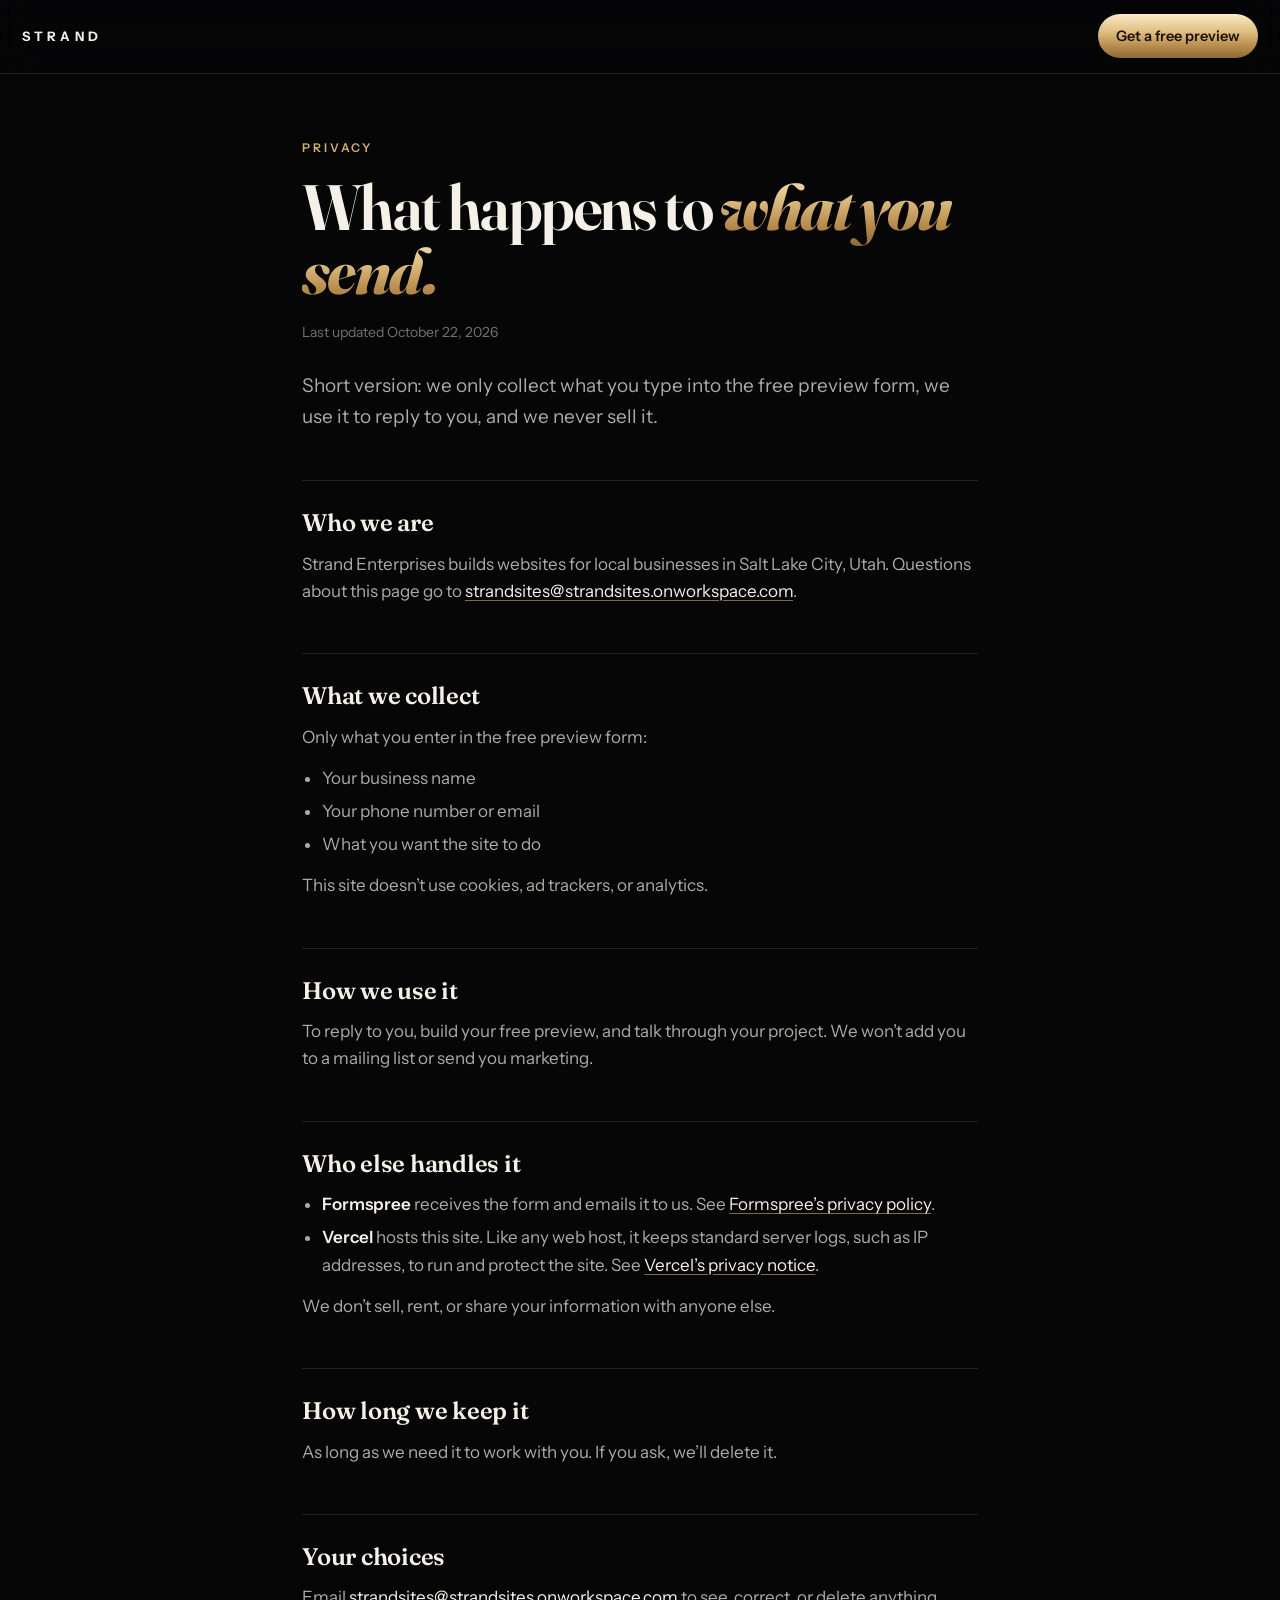
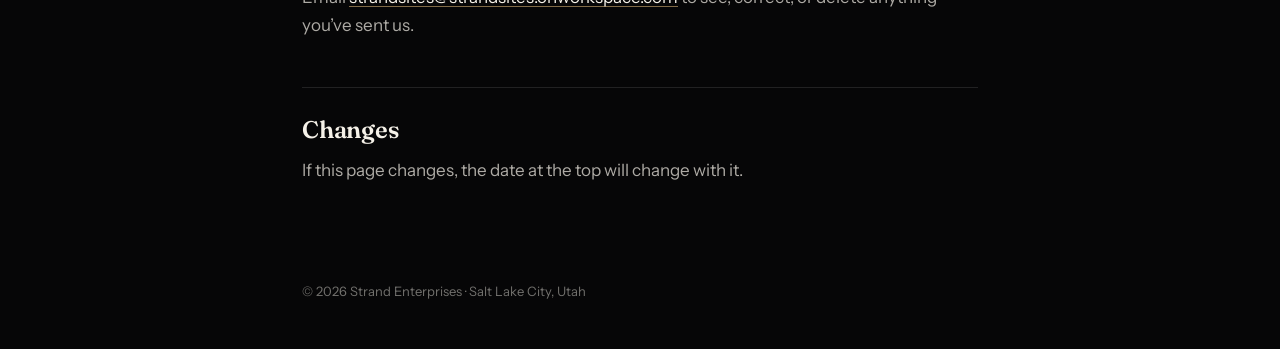
<file: strand-enterprises/privacy.html>
<!DOCTYPE html>
<html lang="en" data-theme="dark">
<head>
<meta charset="utf-8">
<meta name="viewport" content="width=device-width, initial-scale=1, viewport-fit=cover">
<title>Privacy · Strand Enterprises</title>
<meta name="description" content="How Strand Enterprises handles what you send through the free preview form.">
<meta name="theme-color" content="#060607">
<link rel="canonical" href="https://strand-pearl.vercel.app/privacy.html">
<link rel="icon" href="data:image/svg+xml,%3Csvg xmlns='http://www.w3.org/2000/svg' viewBox='0 0 64 64'%3E%3Crect width='64' height='64' rx='14' fill='%2308080A'/%3E%3Ccircle cx='32' cy='32' r='18' fill='none' stroke='%23C9A96E' stroke-width='4.5'/%3E%3C/svg%3E">
<link rel="apple-touch-icon" href="img/apple-touch-icon.png">
<style>
@font-face{font-family:"Fraunces";src:url(fonts/fraunces.woff2) format("woff2");font-weight:100 900;font-style:normal;font-display:swap}
@font-face{font-family:"Fraunces";src:url(fonts/fraunces-italic.woff2) format("woff2");font-weight:100 900;font-style:italic;font-display:swap}
@font-face{font-family:"Instrument Sans";src:url(fonts/instrument-sans.woff2) format("woff2");font-weight:400 700;font-style:normal;font-display:swap}
:root{
  color-scheme:dark;
  --display:"Fraunces",Georgia,"Times New Roman",serif;
  --sans:"Instrument Sans",-apple-system,BlinkMacSystemFont,"Segoe UI",system-ui,Roboto,Helvetica,Arial,sans-serif;
  --ink:#F5F1E8;--ink-2:rgba(245,241,232,.7);--ink-3:rgba(245,241,232,.45);
  --gold:#D4B072;--gold-grad:linear-gradient(180deg,#FBEBC6 0%,#E1C185 38%,#B98E4F 72%,#8E6A35 100%);
  --bg:#060607;--line:rgba(255,255,255,.11);--line-2:rgba(255,255,255,.18);
}
@media (prefers-color-scheme:dark){:root:not([data-theme="light"]){--bg:#060607}}
:root[data-theme="dark"]{--bg:#060607}
*,*::before,*::after{box-sizing:border-box}
html{-webkit-text-size-adjust:100%;background:var(--bg)}
body{margin:0;background:var(--bg);color:var(--ink);font-family:var(--sans);font-size:17px;line-height:1.6;-webkit-font-smoothing:antialiased}
a{color:var(--ink);text-decoration-color:rgba(212,176,114,.6);text-underline-offset:3px;-webkit-tap-highlight-color:transparent;overflow-wrap:anywhere}
a:hover{color:var(--gold)}
:focus-visible{outline:2px solid var(--gold);outline-offset:3px;border-radius:6px}
.top{position:sticky;top:0;z-index:5;display:flex;align-items:center;justify-content:space-between;gap:16px;padding:14px 22px;background:rgba(6,6,7,.82);
  -webkit-backdrop-filter:blur(16px);backdrop-filter:blur(16px);border-bottom:1px solid var(--line)}
.wordmark{font-size:13px;font-weight:700;letter-spacing:.32em;text-decoration:none;padding:12px 0}
.back{display:inline-flex;align-items:center;min-height:44px;padding:0 18px;border-radius:99px;font-size:14.5px;font-weight:600;text-decoration:none;color:#1A130A;background:var(--gold-grad)}
.back:hover{color:#1A130A}
main{max-width:720px;margin:0 auto;padding:64px 22px 96px}
.eyebrow{font-size:12px;font-weight:600;letter-spacing:.24em;text-transform:uppercase;color:var(--gold);margin:0 0 18px}
h1{font-family:var(--display);font-weight:640;font-size:clamp(40px,7vw,64px);line-height:1;letter-spacing:-.025em;margin:0;font-variation-settings:"opsz" 144}
h1 em{font-style:italic;font-weight:760;background:var(--gold-grad);-webkit-background-clip:text;background-clip:text;color:transparent;padding-right:.04em}
.updated{margin:18px 0 0;color:var(--ink-3);font-size:14px}
.lead{margin:28px 0 0;font-size:19px;color:var(--ink-2)}
h2{font-family:var(--display);font-weight:600;font-size:24px;line-height:1.15;letter-spacing:-.01em;margin:48px 0 0;padding-top:28px;border-top:1px solid var(--line)}
p,ul{margin:14px 0 0;color:var(--ink-2)}
ul{padding-left:1.2em}
li+li{margin-top:6px}
strong{color:var(--ink);font-weight:600}
footer{max-width:720px;margin:0 auto;padding:0 22px calc(48px + env(safe-area-inset-bottom));color:var(--ink-3);font-size:13px}
</style>
</head>
<body>
<header class="top">
  <a class="wordmark" href="./">STRAND</a>
  <a class="back" href="./#start">Get a free preview</a>
</header>
<main>
  <p class="eyebrow">Privacy</p>
  <h1>What happens to <em>what you send.</em></h1>
  <p class="updated">Last updated October 22, 2026</p>
  <p class="lead">Short version: we only collect what you type into the free preview form, we use it to reply to you, and we never sell it.</p>

  <h2>Who we are</h2>
  <p>Strand Enterprises builds websites for local businesses in Salt Lake City, Utah. Questions about this page go to <a href="mailto:strandsites@strandsites.onworkspace.com">strandsites@strandsites.onworkspace.com</a>.</p>

  <h2>What we collect</h2>
  <p>Only what you enter in the free preview form:</p>
  <ul>
    <li>Your business name</li>
    <li>Your phone number or email</li>
    <li>What you want the site to do</li>
  </ul>
  <p>This site doesn&rsquo;t use cookies, ad trackers, or analytics.</p>

  <h2>How we use it</h2>
  <p>To reply to you, build your free preview, and talk through your project. We won&rsquo;t add you to a mailing list or send you marketing.</p>

  <h2>Who else handles it</h2>
  <ul>
    <li><strong>Formspree</strong> receives the form and emails it to us. See <a href="https://formspree.io/legal/privacy-policy/" rel="noopener">Formspree&rsquo;s privacy policy</a>.</li>
    <li><strong>Vercel</strong> hosts this site. Like any web host, it keeps standard server logs, such as IP addresses, to run and protect the site. See <a href="https://vercel.com/legal/privacy-policy" rel="noopener">Vercel&rsquo;s privacy notice</a>.</li>
  </ul>
  <p>We don&rsquo;t sell, rent, or share your information with anyone else.</p>

  <h2>How long we keep it</h2>
  <p>As long as we need it to work with you. If you ask, we&rsquo;ll delete it.</p>

  <h2>Your choices</h2>
  <p>Email <a href="mailto:strandsites@strandsites.onworkspace.com?subject=Privacy%20request">strandsites@strandsites.onworkspace.com</a> to see, correct, or delete anything you&rsquo;ve sent us.</p>

  <h2>Changes</h2>
  <p>If this page changes, the date at the top will change with it.</p>
</main>
<footer>&copy; 2026 Strand Enterprises &middot; Salt Lake City, Utah</footer>
</body>
</html>
</file>
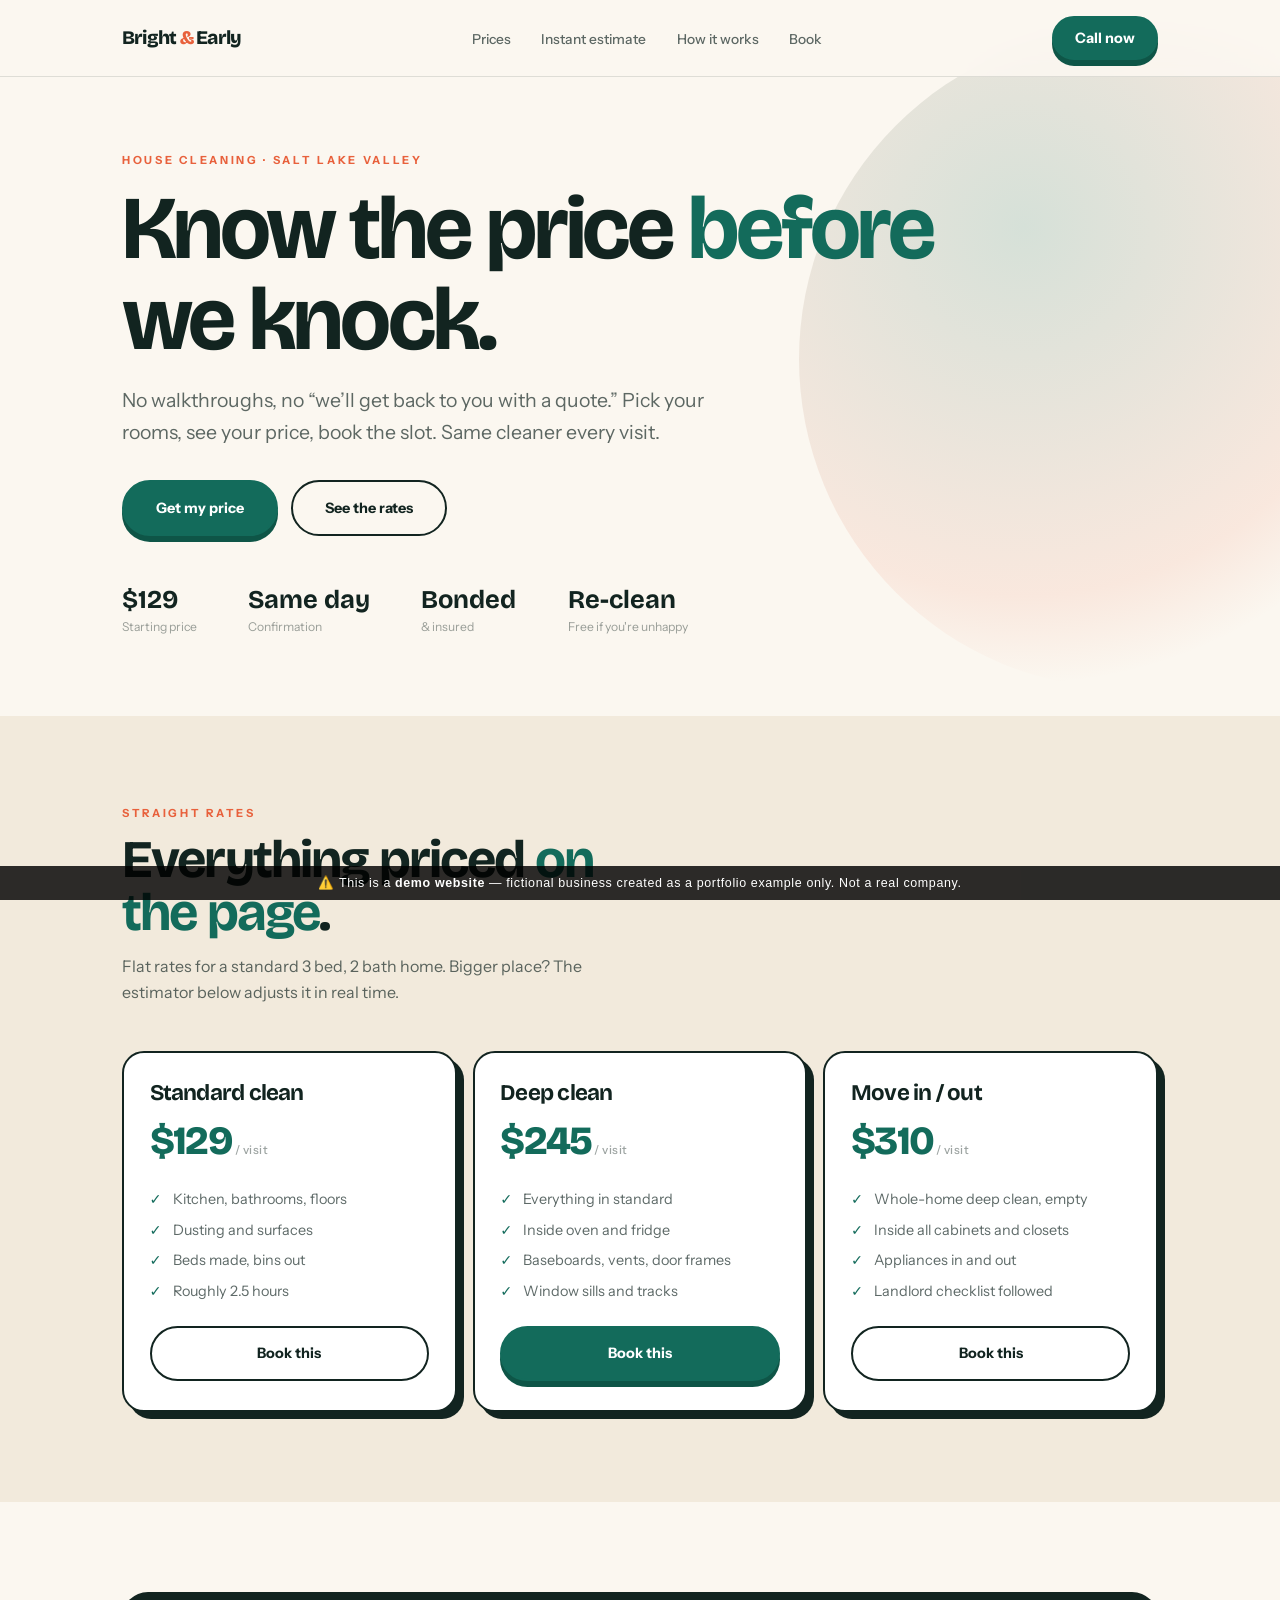
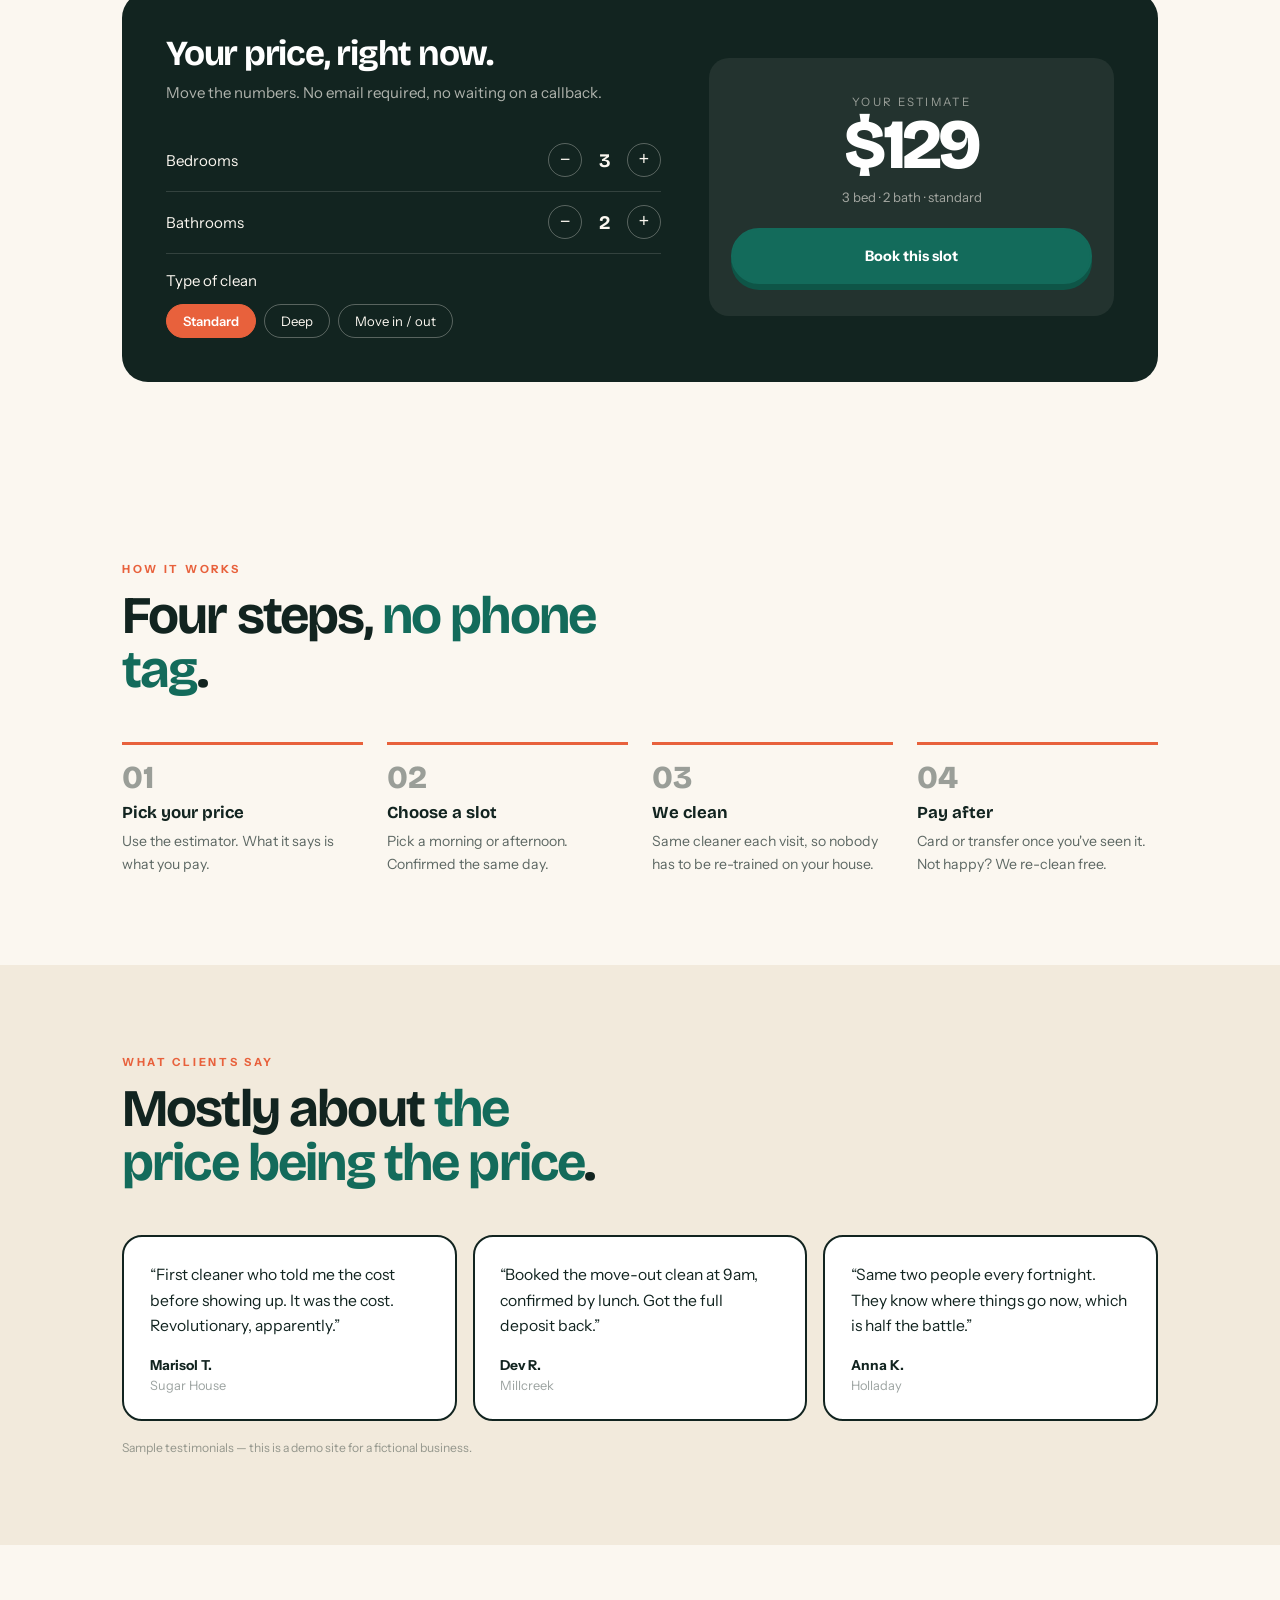
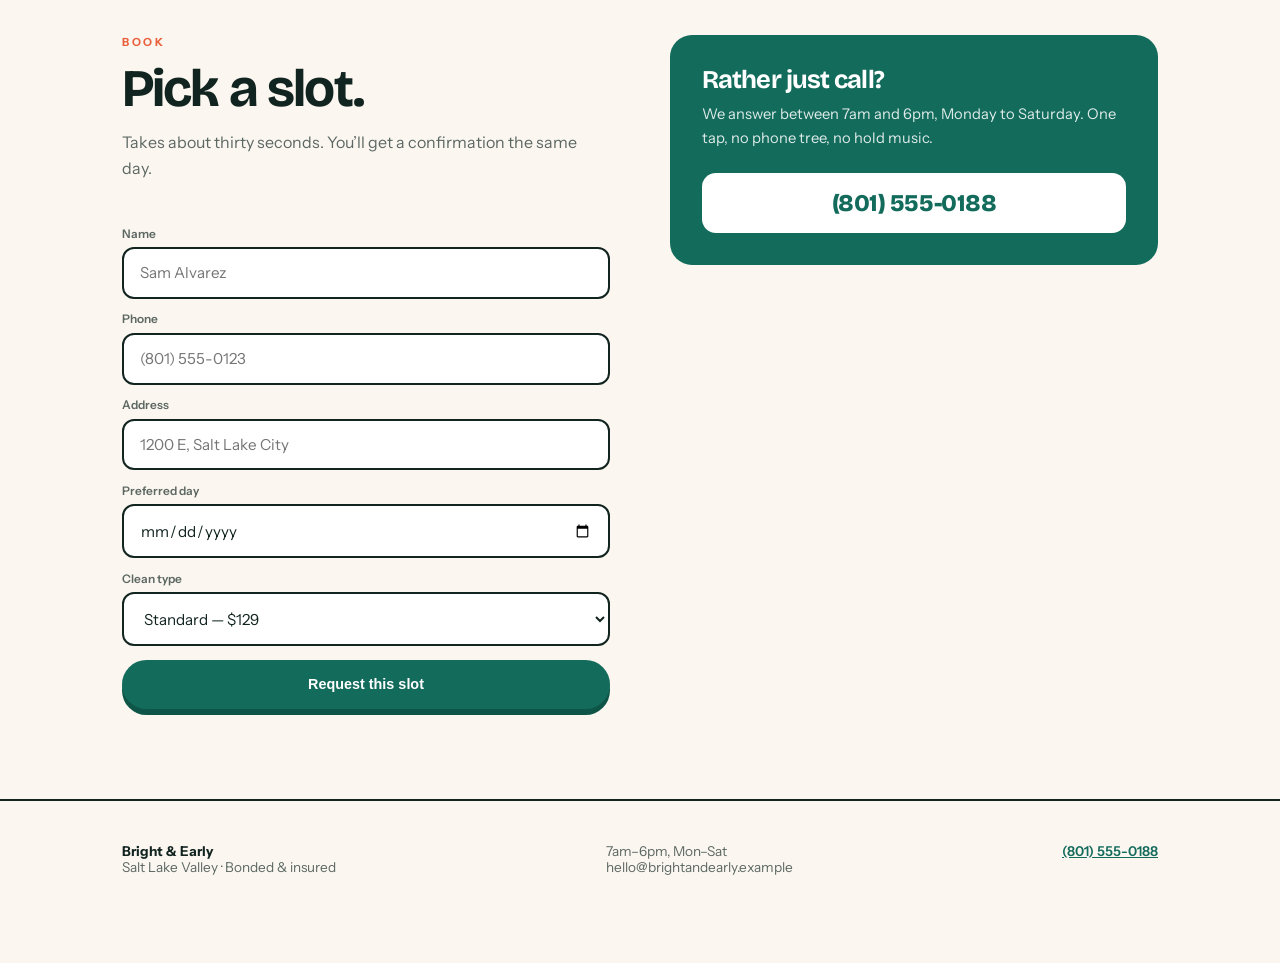
<file: strand-enterprises/portfolio-sites/brightandearly.html>
<!DOCTYPE html><html lang="en"><head><meta charset="UTF-8">
<meta name="viewport" content="width=device-width,initial-scale=1.0">
<title>Bright &amp; Early — House Cleaning, Priced Up Front</title>
<link rel="preconnect" href="https://fonts.googleapis.com">
<link href="https://fonts.googleapis.com/css2?family=Bricolage+Grotesque:opsz,wght@12..96,300..800&family=Instrument+Sans:wght@400..700&display=swap" rel="stylesheet">
<style>
*,*::before,*::after{margin:0;padding:0;box-sizing:border-box}
:root{
  --cream:#FBF7F0; --cream2:#F2EADC; --ink:#122420; --ink2:rgba(18,36,32,.68); --ink3:rgba(18,36,32,.42);
  --teal:#136B5B; --teal2:#0E5547; --coral:#E8613C; --line:rgba(18,36,32,.12);
  --d:"Bricolage Grotesque",system-ui,sans-serif; --s:"Instrument Sans",system-ui,sans-serif;
}
html{scroll-behavior:smooth}
body{background:var(--cream);color:var(--ink);font-family:var(--s);-webkit-font-smoothing:antialiased;overflow-x:hidden}
.wrap{max-width:1140px;margin:0 auto;padding:0 clamp(20px,5vw,52px)}
h1,h2,h3{font-family:var(--d);font-weight:700;letter-spacing:-.035em;line-height:1.02}
.hl{color:var(--teal)}
.eyebrow{font-size:.7rem;letter-spacing:.24em;text-transform:uppercase;color:var(--coral);font-weight:700}
.btn{display:inline-block;font-weight:700;font-size:.9rem;padding:1.05rem 2rem;border-radius:999px;
  text-decoration:none;cursor:pointer;border:2px solid var(--ink);transition:.2s}
.btn-a{background:var(--teal);color:#fff;border-color:var(--teal);box-shadow:0 6px 0 var(--teal2)}
.btn-a:hover{transform:translateY(2px);box-shadow:0 4px 0 var(--teal2)}
.btn-b{background:transparent;color:var(--ink)}
.btn-b:hover{background:var(--ink);color:var(--cream)}

nav{position:fixed;top:0;left:0;right:0;z-index:90;background:rgba(251,247,240,.92);backdrop-filter:blur(12px);border-bottom:1px solid var(--line)}
nav .wrap{display:flex;align-items:center;justify-content:space-between;padding:1rem clamp(20px,5vw,52px)}
.logo{font-family:var(--d);font-weight:800;font-size:1.2rem;letter-spacing:-.04em}
.logo span{color:var(--coral)}
.nlinks{display:flex;gap:1.9rem;list-style:none}
.nlinks a{color:var(--ink2);text-decoration:none;font-size:.86rem;font-weight:500}
.nlinks a:hover{color:var(--teal)}
@media(max-width:880px){.nlinks{display:none}}

.hero{padding:clamp(130px,17vh,190px) 0 clamp(60px,9vh,100px);position:relative;overflow:hidden}
.hero::before{content:"";position:absolute;right:-14%;top:4%;width:min(62vw,660px);aspect-ratio:1;border-radius:50%;
  background:radial-gradient(circle at 34% 30%,rgba(19,107,91,.16),rgba(232,97,60,.1) 58%,transparent 72%)}
.hero .wrap{position:relative;z-index:2}
.hero h1{font-size:clamp(2.9rem,9.2vw,5.6rem);margin:1rem 0 1.2rem;max-width:16ch}
.hero p.lede{font-size:clamp(1.02rem,2.3vw,1.22rem);color:var(--ink2);max-width:46ch;line-height:1.62}
.hero .cta{display:flex;gap:.8rem;margin-top:2rem;flex-wrap:wrap;align-items:center}
.trust{display:flex;gap:clamp(20px,4vw,52px);margin-top:3rem;flex-wrap:wrap}
.trust div b{font-family:var(--d);font-size:1.6rem;display:block}
.trust div small{font-size:.76rem;color:var(--ink3)}

section{padding:clamp(66px,10vh,116px) 0}
.sec-head{max-width:44ch;margin-bottom:clamp(32px,5vh,56px)}
.sec-head h2{font-size:clamp(2rem,5.4vw,3.3rem);margin:.8rem 0 .8rem}
.sec-head p{color:var(--ink2);line-height:1.65}

#prices{background:var(--cream2)}
.cards{display:grid;grid-template-columns:repeat(auto-fit,minmax(255px,1fr));gap:1rem}
.card{background:#fff;border:2px solid var(--ink);border-radius:22px;padding:1.8rem 1.6rem;box-shadow:7px 7px 0 var(--ink);display:flex;flex-direction:column}
.card h3{font-size:1.4rem;margin-bottom:.3rem}
.card .p{font-family:var(--d);font-weight:800;font-size:2.5rem;letter-spacing:-.04em;color:var(--teal);margin:.5rem 0}
.card .p small{font-family:var(--s);font-size:.74rem;font-weight:500;color:var(--ink3);letter-spacing:.04em}
.card ul{list-style:none;display:grid;gap:.6rem;margin:1rem 0 1.5rem}
.card li{font-size:.9rem;color:var(--ink2);padding-left:1.45rem;position:relative;line-height:1.45}
.card li::before{content:"✓";position:absolute;left:0;color:var(--teal);font-weight:800}
.card .btn{margin-top:auto;text-align:center}

/* estimator */
.est{background:var(--ink);color:var(--cream);border-radius:26px;padding:clamp(26px,4vw,44px);display:grid;
  grid-template-columns:1.1fr .9fr;gap:clamp(24px,4vw,48px);align-items:center}
@media(max-width:820px){.est{grid-template-columns:1fr}}
.est h3{font-size:clamp(1.6rem,3.6vw,2.2rem);color:#fff;margin-bottom:.6rem}
.est p{color:rgba(251,247,240,.68);font-size:.94rem;line-height:1.6;margin-bottom:1.5rem}
.row{display:flex;align-items:center;justify-content:space-between;gap:1rem;padding:.85rem 0;border-bottom:1px solid rgba(251,247,240,.14)}
.row span{font-size:.94rem}
.stepper{display:flex;align-items:center;gap:.75rem}
.stepper button{width:34px;height:34px;border-radius:50%;border:1px solid rgba(251,247,240,.3);
  background:transparent;color:var(--cream);font-size:1.1rem;cursor:pointer;line-height:1}
.stepper button:hover{border-color:var(--coral);color:var(--coral)}
.stepper b{font-family:var(--d);font-size:1.2rem;min-width:1.6ch;text-align:center}
.chips{display:flex;gap:.5rem;flex-wrap:wrap}
.chip{padding:.5rem 1rem;border-radius:999px;border:1px solid rgba(251,247,240,.3);font-size:.82rem;cursor:pointer}
.chip.on{background:var(--coral);border-color:var(--coral);color:#fff;font-weight:600}
.quote{text-align:center;background:rgba(251,247,240,.07);border-radius:20px;padding:2rem 1.4rem}
.quote small{font-size:.72rem;letter-spacing:.2em;text-transform:uppercase;color:rgba(251,247,240,.55)}
.quote .n{font-family:var(--d);font-weight:800;font-size:clamp(3rem,9vw,4.4rem);letter-spacing:-.05em;color:#fff;line-height:1}
.quote p{font-size:.82rem;color:rgba(251,247,240,.6);margin:.4rem 0 1.3rem}

.steps{display:grid;grid-template-columns:repeat(auto-fit,minmax(215px,1fr));gap:1.5rem}
.step{border-top:3px solid var(--coral);padding-top:1.1rem}
.step b{font-family:var(--d);font-weight:800;font-size:2rem;color:var(--ink3);display:block;line-height:1}
.step h4{font-size:1.05rem;margin:.5rem 0 .45rem;font-family:var(--d)}
.step p{font-size:.88rem;color:var(--ink2);line-height:1.6}

#words{background:var(--cream2)}
.quotes{display:grid;grid-template-columns:repeat(auto-fit,minmax(265px,1fr));gap:1rem}
.q{background:#fff;border:2px solid var(--ink);border-radius:20px;padding:1.6rem}
.q p{font-size:.98rem;line-height:1.6;margin-bottom:1rem}
.q b{font-size:.86rem}
.q small{color:var(--ink3);font-size:.8rem}
.disc{font-size:.76rem;color:var(--ink3);margin-top:1.2rem}

#book .wrap{display:grid;grid-template-columns:1fr 1fr;gap:clamp(26px,5vw,60px)}
@media(max-width:860px){#book .wrap{grid-template-columns:1fr}}
.form{display:grid;gap:.85rem}
.form label{display:block;font-size:.74rem;font-weight:600;color:var(--ink2);margin-bottom:.4rem}
.form input,.form select{width:100%;background:#fff;border:2px solid var(--ink);border-radius:12px;
  padding:.9rem 1rem;font-family:var(--s);font-size:.95rem;color:var(--ink)}
.form input:focus,.form select:focus{outline:none;border-color:var(--teal)}
.callbox{background:var(--teal);color:#fff;border-radius:22px;padding:2rem;align-self:start}
.callbox h3{color:#fff;font-size:1.6rem;margin-bottom:.6rem}
.callbox p{font-size:.92rem;opacity:.86;line-height:1.6;margin-bottom:1.4rem}
.callbox a{display:block;background:#fff;color:var(--teal);text-align:center;font-family:var(--d);font-weight:800;
  font-size:1.5rem;padding:1rem;border-radius:14px;text-decoration:none;letter-spacing:-.02em}
footer{border-top:2px solid var(--ink);padding:2.6rem 0 5.5rem;font-size:.85rem;color:var(--ink2)}
footer .wrap{display:flex;justify-content:space-between;gap:1.2rem;flex-wrap:wrap}
.reveal{opacity:0;transform:translateY(20px);transition:opacity .65s ease,transform .65s ease}
.reveal.in{opacity:1;transform:none}
</style></head><body>

<nav><div class="wrap">
  <div class="logo">Bright <span>&amp;</span> Early</div>
  <ul class="nlinks">
    <li><a href="#prices">Prices</a></li><li><a href="#estimate">Instant estimate</a></li>
    <li><a href="#how">How it works</a></li><li><a href="#book">Book</a></li>
  </ul>
  <a href="tel:+18015550188" class="btn btn-a" style="padding:.68rem 1.3rem">Call now</a>
</div></nav>

<section class="hero"><div class="wrap">
  <div class="eyebrow">House cleaning &middot; Salt Lake Valley</div>
  <h1>Know the price <span class="hl">before</span> we knock.</h1>
  <p class="lede">No walkthroughs, no &ldquo;we&rsquo;ll get back to you with a quote.&rdquo; Pick your rooms, see your price, book the slot. Same cleaner every visit.</p>
  <div class="cta">
    <a href="#estimate" class="btn btn-a">Get my price</a>
    <a href="#prices" class="btn btn-b">See the rates</a>
  </div>
  <div class="trust">
    <div><b>$129</b><small>Starting price</small></div>
    <div><b>Same day</b><small>Confirmation</small></div>
    <div><b>Bonded</b><small>&amp; insured</small></div>
    <div><b>Re-clean</b><small>Free if you're unhappy</small></div>
  </div>
</div></section>

<section id="prices"><div class="wrap">
  <div class="sec-head reveal"><div class="eyebrow">Straight rates</div>
    <h2>Everything priced <span class="hl">on the page</span>.</h2>
    <p>Flat rates for a standard 3 bed, 2 bath home. Bigger place? The estimator below adjusts it in real time.</p></div>
  <div class="cards">
    <div class="card reveal"><h3>Standard clean</h3><div class="p">$129<small> / visit</small></div>
      <ul><li>Kitchen, bathrooms, floors</li><li>Dusting and surfaces</li><li>Beds made, bins out</li><li>Roughly 2.5 hours</li></ul>
      <a href="#book" class="btn btn-b">Book this</a></div>
    <div class="card reveal"><h3>Deep clean</h3><div class="p">$245<small> / visit</small></div>
      <ul><li>Everything in standard</li><li>Inside oven and fridge</li><li>Baseboards, vents, door frames</li><li>Window sills and tracks</li></ul>
      <a href="#book" class="btn btn-a">Book this</a></div>
    <div class="card reveal"><h3>Move in / out</h3><div class="p">$310<small> / visit</small></div>
      <ul><li>Whole-home deep clean, empty</li><li>Inside all cabinets and closets</li><li>Appliances in and out</li><li>Landlord checklist followed</li></ul>
      <a href="#book" class="btn btn-b">Book this</a></div>
  </div>
</div></section>

<section id="estimate"><div class="wrap">
  <div class="est reveal">
    <div>
      <h3>Your price, right now.</h3>
      <p>Move the numbers. No email required, no waiting on a callback.</p>
      <div class="row"><span>Bedrooms</span><div class="stepper">
        <button onclick="bump('bed',-1)">&minus;</button><b id="bed">3</b><button onclick="bump('bed',1)">+</button></div></div>
      <div class="row"><span>Bathrooms</span><div class="stepper">
        <button onclick="bump('bath',-1)">&minus;</button><b id="bath">2</b><button onclick="bump('bath',1)">+</button></div></div>
      <div class="row" style="border:0;padding-top:1.1rem"><span>Type of clean</span></div>
      <div class="chips">
        <div class="chip on" data-k="std">Standard</div><div class="chip" data-k="deep">Deep</div><div class="chip" data-k="move">Move in / out</div>
      </div>
    </div>
    <div class="quote">
      <small>Your estimate</small>
      <div class="n" id="total">$129</div>
      <p id="meta">3 bed &middot; 2 bath &middot; standard</p>
      <a href="#book" class="btn btn-a" style="width:100%;text-align:center">Book this slot</a>
    </div>
  </div>
</div></section>

<section id="how"><div class="wrap">
  <div class="sec-head reveal"><div class="eyebrow">How it works</div><h2>Four steps, <span class="hl">no phone tag</span>.</h2></div>
  <div class="steps">
    <div class="step reveal"><b>01</b><h4>Pick your price</h4><p>Use the estimator. What it says is what you pay.</p></div>
    <div class="step reveal"><b>02</b><h4>Choose a slot</h4><p>Pick a morning or afternoon. Confirmed the same day.</p></div>
    <div class="step reveal"><b>03</b><h4>We clean</h4><p>Same cleaner each visit, so nobody has to be re-trained on your house.</p></div>
    <div class="step reveal"><b>04</b><h4>Pay after</h4><p>Card or transfer once you've seen it. Not happy? We re-clean free.</p></div>
  </div>
</div></section>

<section id="words"><div class="wrap">
  <div class="sec-head reveal"><div class="eyebrow">What clients say</div><h2>Mostly about <span class="hl">the price being the price</span>.</h2></div>
  <div class="quotes">
    <div class="q reveal"><p>&ldquo;First cleaner who told me the cost before showing up. It was the cost. Revolutionary, apparently.&rdquo;</p><b>Marisol T.</b><br><small>Sugar House</small></div>
    <div class="q reveal"><p>&ldquo;Booked the move-out clean at 9am, confirmed by lunch. Got the full deposit back.&rdquo;</p><b>Dev R.</b><br><small>Millcreek</small></div>
    <div class="q reveal"><p>&ldquo;Same two people every fortnight. They know where things go now, which is half the battle.&rdquo;</p><b>Anna K.</b><br><small>Holladay</small></div>
  </div>
  <p class="disc">Sample testimonials — this is a demo site for a fictional business.</p>
</div></section>

<section id="book"><div class="wrap">
  <div>
    <div class="sec-head reveal"><div class="eyebrow">Book</div><h2>Pick a slot.</h2>
      <p>Takes about thirty seconds. You&rsquo;ll get a confirmation the same day.</p></div>
    <form class="form reveal" onsubmit="event.preventDefault();this.innerHTML='<p style=&quot;font-family:var(--d);font-size:1.4rem;color:var(--teal)&quot;>Booked — confirmation on its way.</p>'">
      <div><label>Name</label><input required placeholder="Sam Alvarez"></div>
      <div><label>Phone</label><input type="tel" required placeholder="(801) 555-0123"></div>
      <div><label>Address</label><input required placeholder="1200 E, Salt Lake City"></div>
      <div><label>Preferred day</label><input type="date" required></div>
      <div><label>Clean type</label><select><option>Standard — $129</option><option>Deep — $245</option><option>Move in / out — $310</option></select></div>
      <button class="btn btn-a" style="border:0">Request this slot</button>
    </form>
  </div>
  <div class="callbox reveal">
    <h3>Rather just call?</h3>
    <p>We answer between 7am and 6pm, Monday to Saturday. One tap, no phone tree, no hold music.</p>
    <a href="tel:+18015550188">(801) 555-0188</a>
  </div>
</div></section>

<footer><div class="wrap">
  <div><strong style="color:var(--ink)">Bright &amp; Early</strong><br>Salt Lake Valley &middot; Bonded &amp; insured</div>
  <div>7am&ndash;6pm, Mon&ndash;Sat<br>hello@brightandearly.example</div>
  <div><a href="tel:+18015550188" style="color:var(--teal);font-weight:600">(801) 555-0188</a></div>
</div></footer>

<div style="position:fixed;bottom:0;left:0;right:0;z-index:9999;background:rgba(0,0,0,0.82);color:#fff;text-align:center;padding:0.6rem 1rem;font-family:sans-serif;font-size:0.78rem;letter-spacing:0.05em;">⚠️ This is a <strong>demo website</strong> — fictional business created as a portfolio example only. Not a real company.</div>

<script>
const S={bed:3,bath:2,kind:'std'};
const BASE={std:129,deep:245,move:310}, PB={std:18,deep:30,move:38}, PT={std:22,deep:34,move:42};
const LBL={std:'standard',deep:'deep clean',move:'move in / out'};
function calc(){
  const t=BASE[S.kind]+Math.max(0,S.bed-3)*PB[S.kind]+Math.max(0,S.bath-2)*PT[S.kind];
  document.getElementById('total').textContent='$'+t;
  document.getElementById('meta').textContent=S.bed+' bed · '+S.bath+' bath · '+LBL[S.kind];
}
function bump(k,d){S[k]=Math.min(8,Math.max(1,S[k]+d));document.getElementById(k).textContent=S[k];calc()}
document.querySelectorAll('.chip').forEach(c=>c.addEventListener('click',()=>{
  document.querySelectorAll('.chip').forEach(x=>x.classList.remove('on'));
  c.classList.add('on');S.kind=c.dataset.k;calc()}));
const io=new IntersectionObserver(es=>es.forEach(e=>{if(e.isIntersecting){e.target.classList.add('in');io.unobserve(e.target)}}),{threshold:.12});
document.querySelectorAll('.reveal').forEach((el,i)=>{el.style.transitionDelay=(i%4*70)+'ms';io.observe(el)});
calc();
</script>
</body></html>
</file>
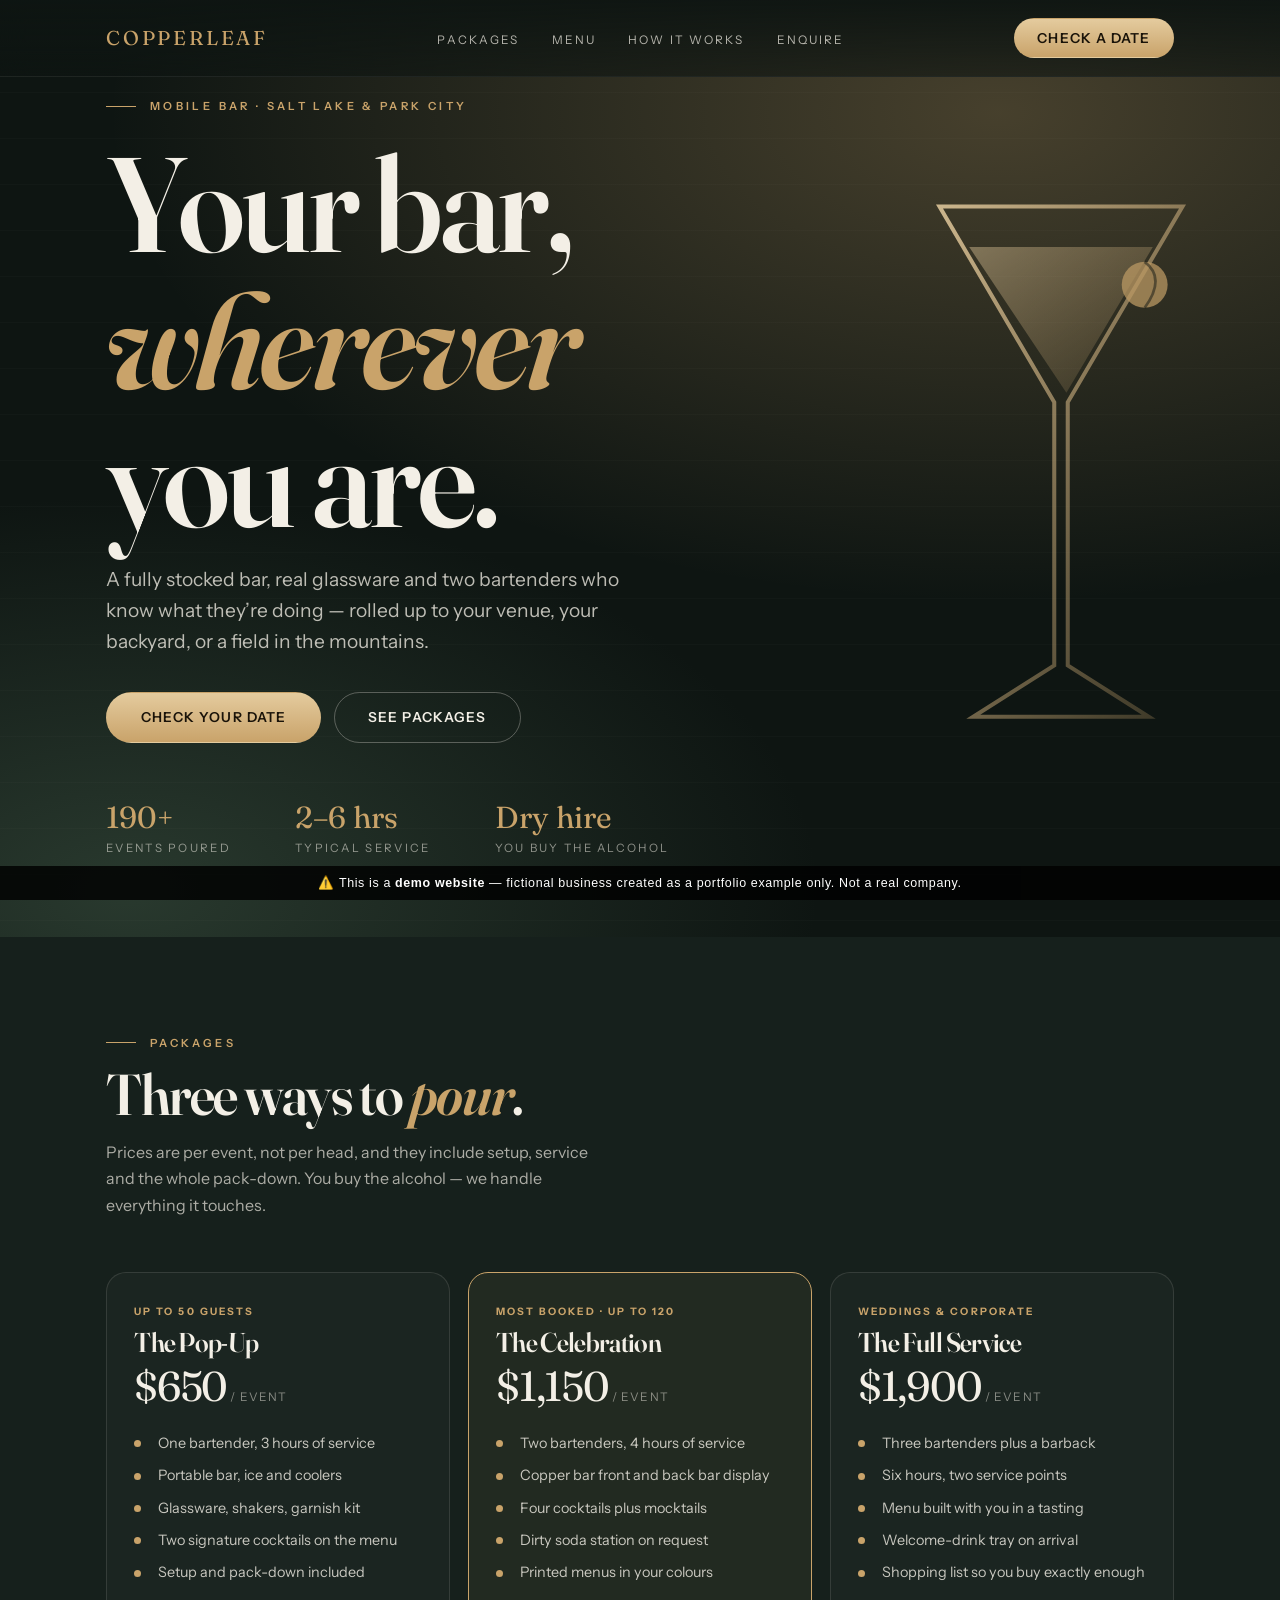
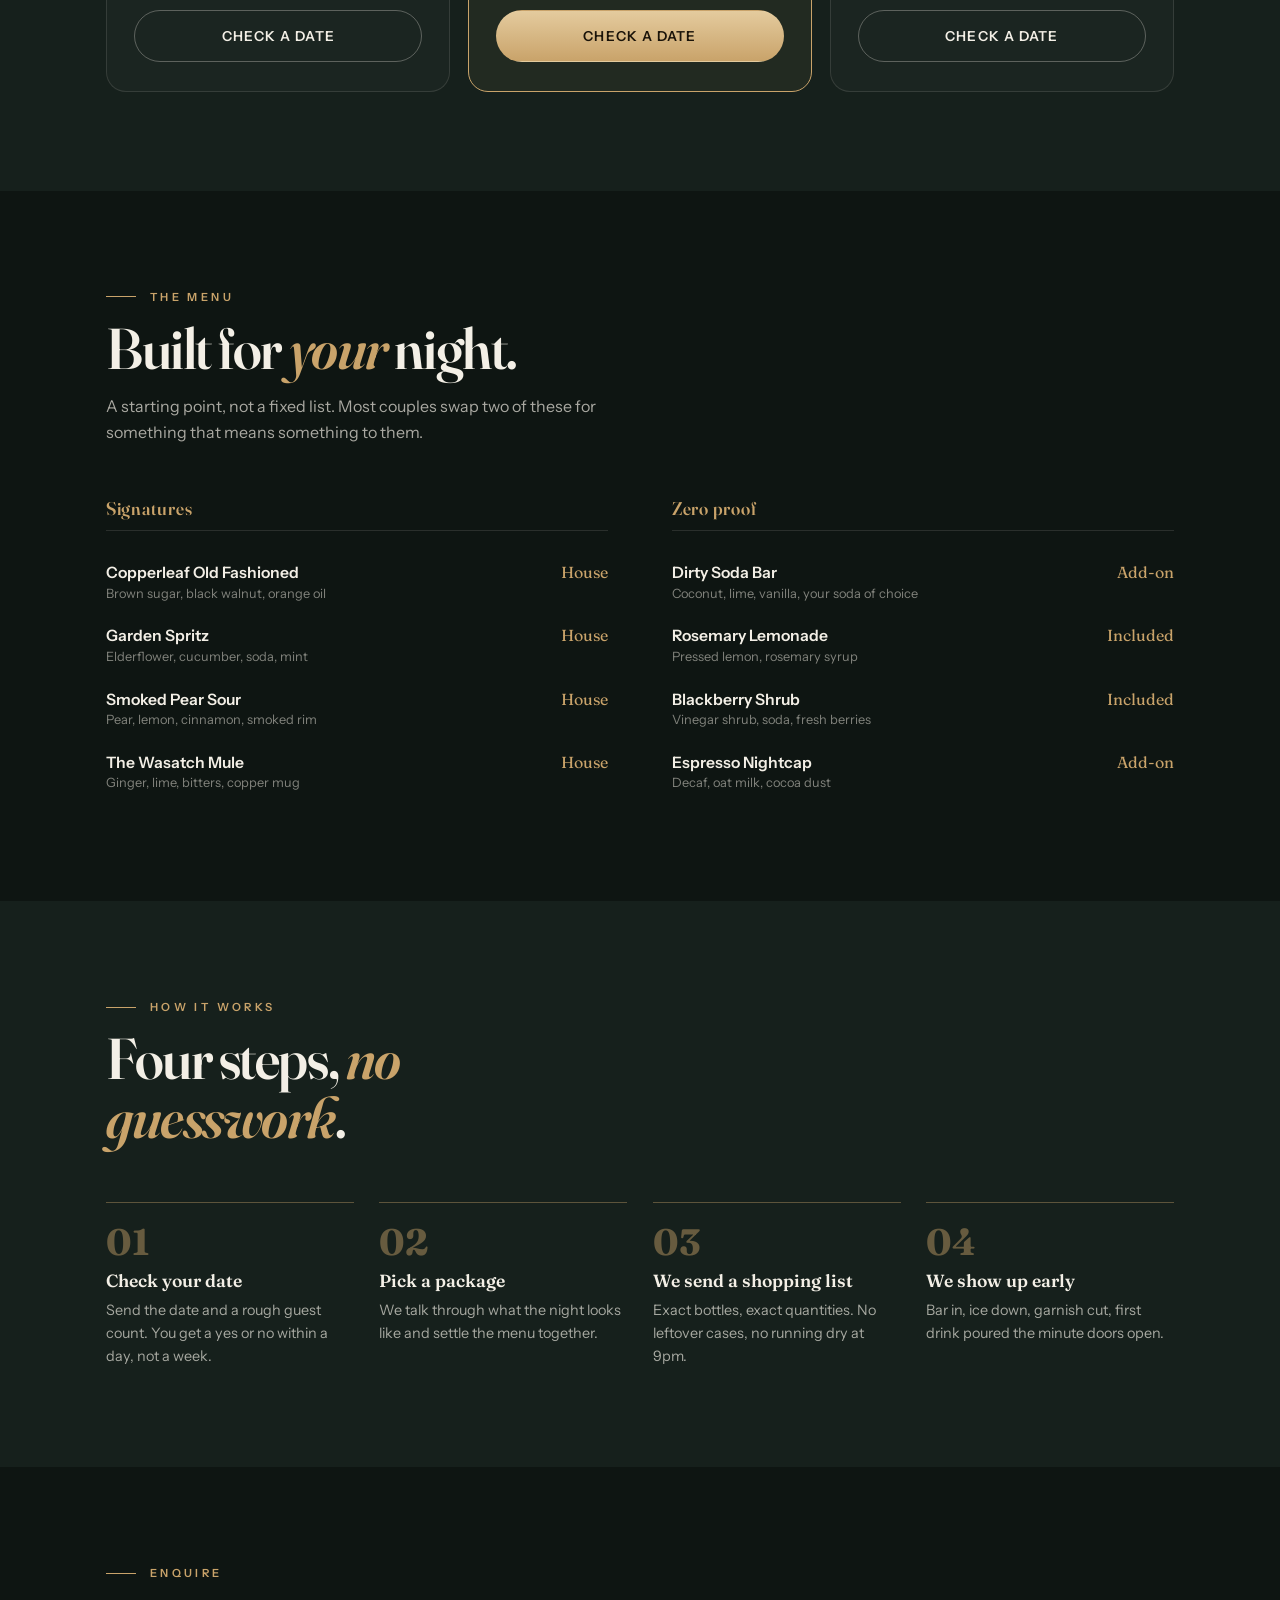
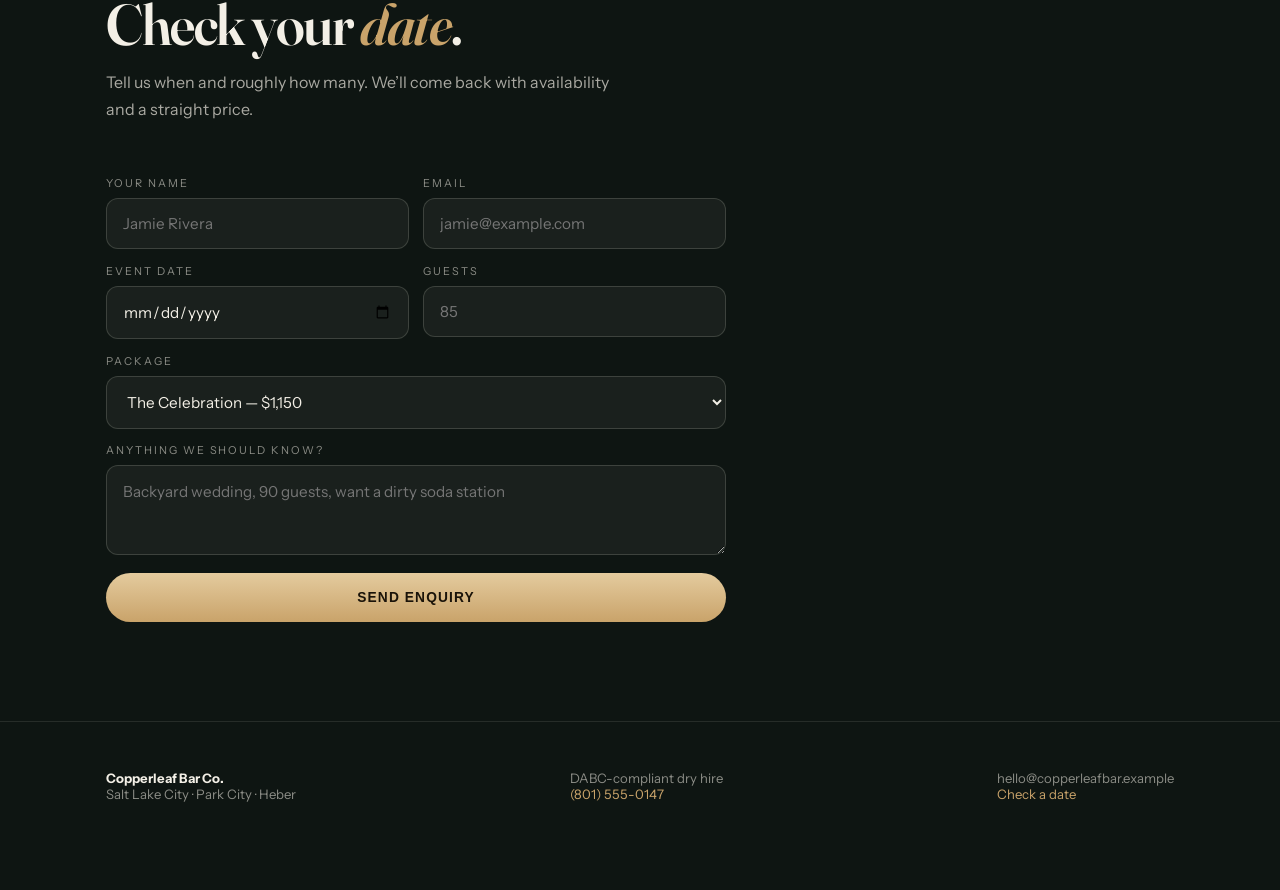
<file: strand-enterprises/portfolio-sites/copperleaf.html>
<!DOCTYPE html><html lang="en"><head><meta charset="UTF-8">
<meta name="viewport" content="width=device-width,initial-scale=1.0">
<title>Copperleaf Bar Co. — Mobile Bar &amp; Event Cocktails</title>
<link rel="preconnect" href="https://fonts.googleapis.com">
<link href="https://fonts.googleapis.com/css2?family=Fraunces:ital,opsz,wght@0,9..144,400..700;1,9..144,400..700&family=Instrument+Sans:wght@400..700&display=swap" rel="stylesheet">
<style>
*,*::before,*::after{margin:0;padding:0;box-sizing:border-box}
:root{
  --ink:#0E1512; --ink2:#16201C; --paper:#F3EFE6; --paper2:#E7E0D1;
  --brass:#C9A36A; --brass2:#E4CB9E; --moss:#4E6B55;
  --d:"Fraunces",Georgia,serif; --s:"Instrument Sans",system-ui,sans-serif;
}
html{scroll-behavior:smooth}
body{background:var(--ink);color:var(--paper);font-family:var(--s);-webkit-font-smoothing:antialiased;overflow-x:hidden}
.wrap{max-width:1180px;margin:0 auto;padding:0 clamp(20px,5vw,56px)}
h1,h2,h3{font-family:var(--d);font-weight:600;letter-spacing:-.025em;line-height:1.02;font-variation-settings:"opsz" 144}
em{font-style:italic;color:var(--brass)}
.eyebrow{font-size:.7rem;letter-spacing:.3em;text-transform:uppercase;color:var(--brass);font-weight:600;display:flex;align-items:center;gap:14px}
.eyebrow::before{content:"";width:30px;height:1px;background:var(--brass)}
.btn{display:inline-block;font-weight:600;font-size:.86rem;letter-spacing:.08em;text-transform:uppercase;
  padding:1.05rem 2.1rem;border-radius:999px;text-decoration:none;transition:.25s;cursor:pointer;border:1px solid transparent}
.btn-a{background:linear-gradient(180deg,var(--brass2),var(--brass));color:#1A1309}
.btn-a:hover{filter:brightness(1.08)}
.btn-b{border-color:rgba(243,239,230,.3);color:var(--paper)}
.btn-b:hover{border-color:var(--brass);color:var(--brass)}

nav{position:fixed;top:0;left:0;right:0;z-index:90;backdrop-filter:blur(14px);
  background:linear-gradient(to bottom,rgba(14,21,18,.95),rgba(14,21,18,.6));border-bottom:1px solid rgba(243,239,230,.07)}
nav .wrap{display:flex;align-items:center;justify-content:space-between;padding-top:1.1rem;padding-bottom:1.1rem}
.logo{font-family:var(--d);font-size:1.25rem;letter-spacing:.14em;color:var(--brass);text-transform:uppercase}
.nlinks{display:flex;gap:2rem;list-style:none}
.nlinks a{color:var(--paper);opacity:.72;text-decoration:none;font-size:.74rem;letter-spacing:.18em;text-transform:uppercase}
.nlinks a:hover{opacity:1;color:var(--brass)}
@media(max-width:860px){.nlinks{display:none}}

/* HERO */
.hero{min-height:100svh;display:flex;align-items:flex-end;position:relative;overflow:hidden;padding-bottom:clamp(48px,9vh,100px)}
.hero::before{content:"";position:absolute;inset:0;
  background:radial-gradient(120% 90% at 78% 12%,rgba(201,163,106,.3),transparent 58%),
             radial-gradient(90% 70% at 10% 95%,rgba(78,107,85,.42),transparent 60%)}
.hero::after{content:"";position:absolute;inset:0;opacity:.35;
  background-image:linear-gradient(rgba(243,239,230,.05) 1px,transparent 1px);background-size:100% 46px}
.hero .wrap{position:relative;z-index:2;width:100%}
.hero h1{font-size:clamp(3.4rem,13vw,8.4rem);margin:1.4rem 0 1.1rem}
.hero p.lede{font-size:clamp(1rem,2.4vw,1.2rem);color:rgba(243,239,230,.76);max-width:40ch;line-height:1.6}
.hero .cta{display:flex;gap:.8rem;margin-top:2.2rem;flex-wrap:wrap}
.glassart{position:absolute;right:-4%;top:12%;width:min(46vw,540px);opacity:.9;z-index:1}
@media(max-width:860px){.glassart{right:-18%;top:6%;width:78vw;opacity:.45}}

.stat{display:flex;gap:clamp(22px,5vw,64px);margin-top:3.4rem;flex-wrap:wrap}
.stat div span{display:block;font-family:var(--d);font-size:1.9rem;color:var(--brass)}
.stat div small{font-size:.72rem;letter-spacing:.2em;text-transform:uppercase;color:rgba(243,239,230,.55)}

section{padding:clamp(72px,11vh,132px) 0}
.sec-head{max-width:46ch;margin-bottom:clamp(36px,6vh,64px)}
.sec-head h2{font-size:clamp(2.1rem,5.6vw,3.6rem);margin:1rem 0 .9rem}
.sec-head p{color:rgba(243,239,230,.68);line-height:1.65}

/* PACKAGES */
#packages{background:var(--ink2)}
.pkgs{display:grid;grid-template-columns:repeat(auto-fit,minmax(265px,1fr));gap:1.1rem}
.pkg{border:1px solid rgba(243,239,230,.12);border-radius:20px;padding:2rem 1.7rem 1.8rem;background:rgba(243,239,230,.025);display:flex;flex-direction:column}
.pkg.feat{border-color:var(--brass);background:rgba(201,163,106,.07)}
.pkg .tag{font-size:.64rem;letter-spacing:.2em;text-transform:uppercase;color:var(--brass);font-weight:700}
.pkg h3{font-size:1.7rem;margin:.7rem 0 .2rem}
.pkg .price{font-family:var(--d);font-size:2.6rem;color:var(--paper);letter-spacing:-.03em}
.pkg .price small{font-family:var(--s);font-size:.74rem;color:rgba(243,239,230,.5);letter-spacing:.1em;text-transform:uppercase}
.pkg ul{list-style:none;margin:1.3rem 0 1.7rem;display:grid;gap:.72rem}
.pkg li{font-size:.9rem;color:rgba(243,239,230,.8);padding-left:1.5rem;position:relative;line-height:1.45}
.pkg li::before{content:"";position:absolute;left:0;top:.52em;width:7px;height:7px;border-radius:50%;background:var(--brass)}
.pkg .btn{margin-top:auto;text-align:center}

/* MENU */
.menu-grid{display:grid;grid-template-columns:repeat(auto-fit,minmax(290px,1fr));gap:clamp(28px,5vw,64px)}
.m-col h3{font-size:1.15rem;color:var(--brass);letter-spacing:.04em;margin-bottom:1.2rem;
  padding-bottom:.7rem;border-bottom:1px solid rgba(243,239,230,.12)}
.m-item{display:flex;justify-content:space-between;gap:1rem;padding:.78rem 0}
.m-item b{font-weight:600;font-size:.98rem}
.m-item i{display:block;font-style:normal;font-size:.8rem;color:rgba(243,239,230,.5);margin-top:.2rem}
.m-item span{font-family:var(--d);color:var(--brass);white-space:nowrap}

/* STEPS */
#how{background:var(--ink2)}
.steps{display:grid;grid-template-columns:repeat(auto-fit,minmax(230px,1fr));gap:1.6rem}
.step{border-top:1px solid rgba(201,163,106,.4);padding-top:1.3rem}
.step b{font-family:var(--d);font-size:2.3rem;color:rgba(201,163,106,.45);display:block;line-height:1}
.step h4{font-size:1.1rem;margin:.6rem 0 .5rem;font-family:var(--d);font-weight:600}
.step p{font-size:.9rem;color:rgba(243,239,230,.65);line-height:1.6}

/* ENQUIRE */
.form{display:grid;grid-template-columns:1fr 1fr;gap:.9rem;max-width:620px}
.form label{display:block;font-size:.68rem;letter-spacing:.18em;text-transform:uppercase;color:rgba(243,239,230,.55);margin-bottom:.5rem}
.form input,.form select,.form textarea{width:100%;background:rgba(243,239,230,.05);border:1px solid rgba(243,239,230,.16);
  border-radius:12px;padding:.95rem 1rem;color:var(--paper);font-family:var(--s);font-size:.95rem}
.form input:focus,.form select:focus,.form textarea:focus{outline:none;border-color:var(--brass)}
.form .full{grid-column:1/-1}
.form option{background:var(--ink)}
footer{border-top:1px solid rgba(243,239,230,.1);padding:3rem 0 5.5rem;font-size:.82rem;color:rgba(243,239,230,.55)}
footer .wrap{display:flex;justify-content:space-between;gap:1.4rem;flex-wrap:wrap}
footer a{color:var(--brass);text-decoration:none}
.reveal{opacity:0;transform:translateY(22px);transition:opacity .7s ease,transform .7s ease}
.reveal.in{opacity:1;transform:none}
</style></head><body>

<nav><div class="wrap">
  <div class="logo">Copperleaf</div>
  <ul class="nlinks">
    <li><a href="#packages">Packages</a></li>
    <li><a href="#menu">Menu</a></li>
    <li><a href="#how">How it works</a></li>
    <li><a href="#enquire">Enquire</a></li>
  </ul>
  <a href="#enquire" class="btn btn-a" style="padding:.7rem 1.4rem">Check a date</a>
</div></nav>

<section class="hero">
  <svg class="glassart" viewBox="0 0 400 520" fill="none" aria-hidden="true">
    <defs><linearGradient id="g1" x1="0" y1="0" x2="1" y2="1">
      <stop offset="0" stop-color="#E4CB9E" stop-opacity=".95"/><stop offset="1" stop-color="#C9A36A" stop-opacity=".25"/></linearGradient></defs>
    <path d="M110 70 L290 70 L205 215 L205 410 L265 448 L135 448 L195 410 L195 215 Z" stroke="url(#g1)" stroke-width="3"/>
    <path d="M132 100 L268 100 L204 208 Z" fill="url(#g1)" opacity=".5"/>
    <circle cx="262" cy="128" r="17" fill="#C9A36A" opacity=".75"/>
    <path d="M262 111 q16 12 0 34" stroke="#0E1512" stroke-width="2" fill="none" opacity=".5"/>
  </svg>
  <div class="wrap">
    <div class="eyebrow">Mobile bar &middot; Salt Lake &amp; Park City</div>
    <h1>Your bar,<br><em>wherever</em><br>you are.</h1>
    <p class="lede">A fully stocked bar, real glassware and two bartenders who know what they&rsquo;re doing — rolled up to your venue, your backyard, or a field in the mountains.</p>
    <div class="cta">
      <a href="#enquire" class="btn btn-a">Check your date</a>
      <a href="#packages" class="btn btn-b">See packages</a>
    </div>
    <div class="stat">
      <div><span>190+</span><small>Events poured</small></div>
      <div><span>2&ndash;6 hrs</span><small>Typical service</small></div>
      <div><span>Dry hire</span><small>You buy the alcohol</small></div>
    </div>
  </div>
</section>

<section id="packages"><div class="wrap">
  <div class="sec-head reveal">
    <div class="eyebrow">Packages</div>
    <h2>Three ways to <em>pour</em>.</h2>
    <p>Prices are per event, not per head, and they include setup, service and the whole pack-down. You buy the alcohol — we handle everything it touches.</p>
  </div>
  <div class="pkgs">
    <div class="pkg reveal"><div class="tag">Up to 50 guests</div><h3>The Pop-Up</h3>
      <div class="price">$650<small> / event</small></div>
      <ul><li>One bartender, 3 hours of service</li><li>Portable bar, ice and coolers</li><li>Glassware, shakers, garnish kit</li><li>Two signature cocktails on the menu</li><li>Setup and pack-down included</li></ul>
      <a href="#enquire" class="btn btn-b">Check a date</a></div>
    <div class="pkg feat reveal"><div class="tag">Most booked &middot; Up to 120</div><h3>The Celebration</h3>
      <div class="price">$1,150<small> / event</small></div>
      <ul><li>Two bartenders, 4 hours of service</li><li>Copper bar front and back bar display</li><li>Four cocktails plus mocktails</li><li>Dirty soda station on request</li><li>Printed menus in your colours</li></ul>
      <a href="#enquire" class="btn btn-a">Check a date</a></div>
    <div class="pkg reveal"><div class="tag">Weddings &amp; corporate</div><h3>The Full Service</h3>
      <div class="price">$1,900<small> / event</small></div>
      <ul><li>Three bartenders plus a barback</li><li>Six hours, two service points</li><li>Menu built with you in a tasting</li><li>Welcome-drink tray on arrival</li><li>Shopping list so you buy exactly enough</li></ul>
      <a href="#enquire" class="btn btn-b">Check a date</a></div>
  </div>
</div></section>

<section id="menu"><div class="wrap">
  <div class="sec-head reveal">
    <div class="eyebrow">The menu</div>
    <h2>Built for <em>your</em> night.</h2>
    <p>A starting point, not a fixed list. Most couples swap two of these for something that means something to them.</p>
  </div>
  <div class="menu-grid">
    <div class="m-col reveal"><h3>Signatures</h3>
      <div class="m-item"><div><b>Copperleaf Old Fashioned</b><i>Brown sugar, black walnut, orange oil</i></div><span>House</span></div>
      <div class="m-item"><div><b>Garden Spritz</b><i>Elderflower, cucumber, soda, mint</i></div><span>House</span></div>
      <div class="m-item"><div><b>Smoked Pear Sour</b><i>Pear, lemon, cinnamon, smoked rim</i></div><span>House</span></div>
      <div class="m-item"><div><b>The Wasatch Mule</b><i>Ginger, lime, bitters, copper mug</i></div><span>House</span></div>
    </div>
    <div class="m-col reveal"><h3>Zero proof</h3>
      <div class="m-item"><div><b>Dirty Soda Bar</b><i>Coconut, lime, vanilla, your soda of choice</i></div><span>Add-on</span></div>
      <div class="m-item"><div><b>Rosemary Lemonade</b><i>Pressed lemon, rosemary syrup</i></div><span>Included</span></div>
      <div class="m-item"><div><b>Blackberry Shrub</b><i>Vinegar shrub, soda, fresh berries</i></div><span>Included</span></div>
      <div class="m-item"><div><b>Espresso Nightcap</b><i>Decaf, oat milk, cocoa dust</i></div><span>Add-on</span></div>
    </div>
  </div>
</div></section>

<section id="how"><div class="wrap">
  <div class="sec-head reveal">
    <div class="eyebrow">How it works</div>
    <h2>Four steps, <em>no guesswork</em>.</h2>
  </div>
  <div class="steps">
    <div class="step reveal"><b>01</b><h4>Check your date</h4><p>Send the date and a rough guest count. You get a yes or no within a day, not a week.</p></div>
    <div class="step reveal"><b>02</b><h4>Pick a package</h4><p>We talk through what the night looks like and settle the menu together.</p></div>
    <div class="step reveal"><b>03</b><h4>We send a shopping list</h4><p>Exact bottles, exact quantities. No leftover cases, no running dry at 9pm.</p></div>
    <div class="step reveal"><b>04</b><h4>We show up early</h4><p>Bar in, ice down, garnish cut, first drink poured the minute doors open.</p></div>
  </div>
</div></section>

<section id="enquire"><div class="wrap">
  <div class="sec-head reveal">
    <div class="eyebrow">Enquire</div>
    <h2>Check your <em>date</em>.</h2>
    <p>Tell us when and roughly how many. We&rsquo;ll come back with availability and a straight price.</p>
  </div>
  <form class="form reveal" onsubmit="event.preventDefault();this.innerHTML='<p style=&quot;grid-column:1/-1;font-family:var(--d);font-size:1.5rem;color:var(--brass)&quot;>Thanks — we&rsquo;ll be in touch within a day.</p>'">
    <div><label>Your name</label><input required placeholder="Jamie Rivera"></div>
    <div><label>Email</label><input type="email" required placeholder="jamie@example.com"></div>
    <div><label>Event date</label><input type="date" required></div>
    <div><label>Guests</label><input type="number" min="10" placeholder="85"></div>
    <div class="full"><label>Package</label><select><option>The Pop-Up — $650</option><option selected>The Celebration — $1,150</option><option>The Full Service — $1,900</option><option>Not sure yet</option></select></div>
    <div class="full"><label>Anything we should know?</label><textarea rows="3" placeholder="Backyard wedding, 90 guests, want a dirty soda station"></textarea></div>
    <div class="full"><button class="btn btn-a" style="width:100%;border:0">Send enquiry</button></div>
  </form>
</div></section>

<footer><div class="wrap">
  <div><strong style="color:var(--paper)">Copperleaf Bar Co.</strong><br>Salt Lake City &middot; Park City &middot; Heber</div>
  <div>DABC-compliant dry hire<br><a href="tel:+18015550147">(801) 555-0147</a></div>
  <div>hello@copperleafbar.example<br><a href="#enquire">Check a date</a></div>
</div></footer>

<div style="position:fixed;bottom:0;left:0;right:0;z-index:9999;background:rgba(0,0,0,0.82);color:#fff;text-align:center;padding:0.6rem 1rem;font-family:sans-serif;font-size:0.78rem;letter-spacing:0.05em;">⚠️ This is a <strong>demo website</strong> — fictional business created as a portfolio example only. Not a real company.</div>

<script>
const io=new IntersectionObserver(es=>es.forEach(e=>{if(e.isIntersecting){e.target.classList.add('in');io.unobserve(e.target)}}),{threshold:.12});
document.querySelectorAll('.reveal').forEach((el,i)=>{el.style.transitionDelay=(i%4*70)+'ms';io.observe(el)});
</script>
</body></html>
</file>
